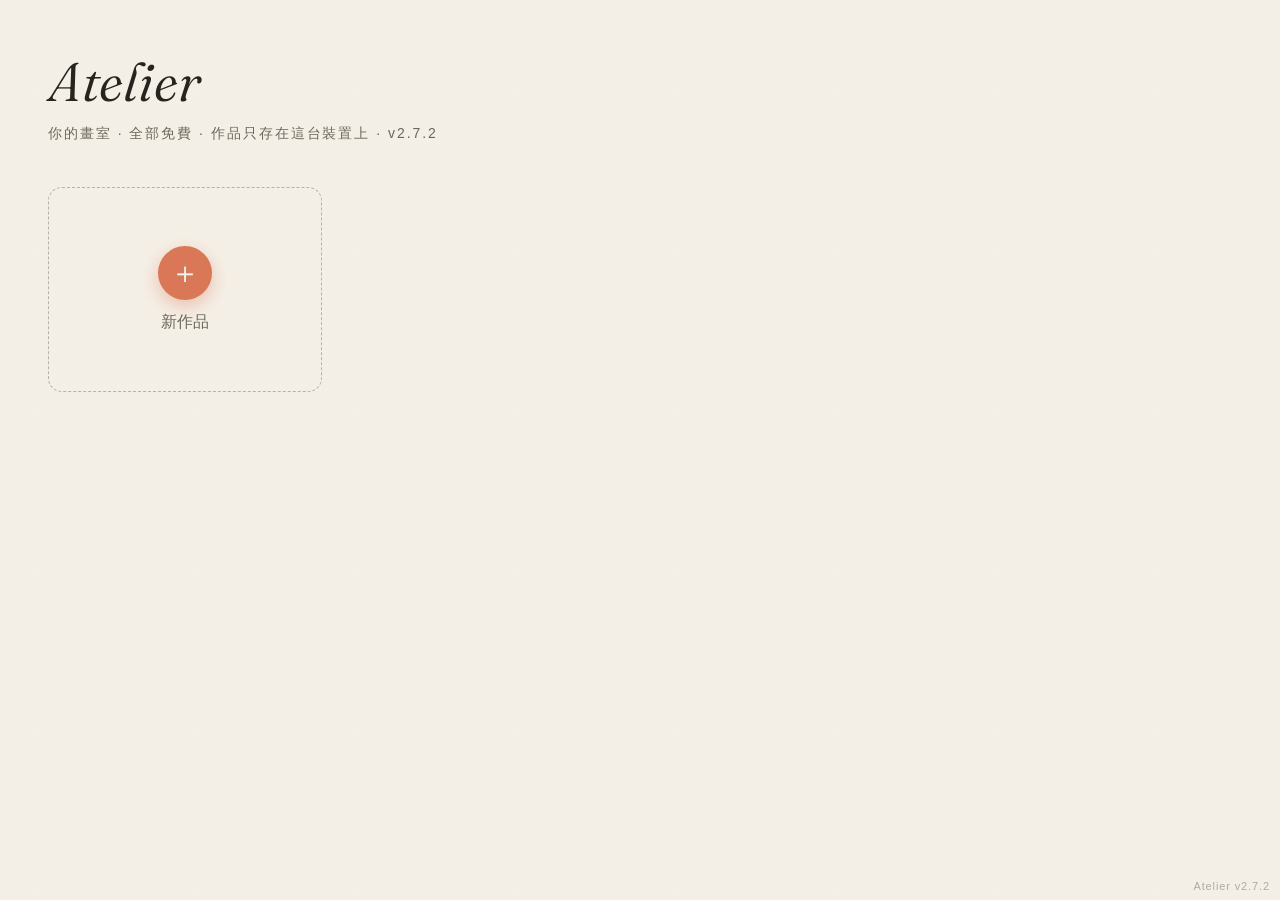
<file: index.html>
<!DOCTYPE html>
<html lang="zh-Hant">
<head>
<meta charset="UTF-8">
<meta name="viewport" content="width=device-width, initial-scale=1.0, maximum-scale=1.0, user-scalable=no, viewport-fit=cover">
<meta name="apple-mobile-web-app-capable" content="yes">
<meta name="mobile-web-app-capable" content="yes">
<meta name="apple-mobile-web-app-status-bar-style" content="black-translucent">
<meta name="apple-mobile-web-app-title" content="Atelier">
<title>Atelier — 你的畫室</title>
<link rel="preconnect" href="https://fonts.googleapis.com">
<link href="https://fonts.googleapis.com/css2?family=Fraunces:ital,opsz,wght@0,9..144,300..700;1,9..144,300..700&display=swap" rel="stylesheet">
<link rel="stylesheet" href="animate-drawings.css?v=2.7">
<style>
:root{
  --paper:#F6F1E8; --canvas-paper:#FBF8F1; --ink:#26241F; --ink-soft:#6E675C;
  --accent:#D97757; --line:rgba(38,36,31,.12);
  --chrome:rgba(251,248,241,.82); --shadow:0 8px 30px rgba(38,36,31,.14), 0 1px 3px rgba(38,36,31,.08);
  --u:.42px; --tool-lift:12px;
  --dock-height:calc(var(--u) * 250 + 30px); --dock-peek:22px;
  --dock-panel-offset:calc(env(safe-area-inset-bottom) + var(--dock-height) + 18px);
  --serif:"Fraunces", Georgia, serif;
  --sans:ui-sans-serif, -apple-system, "PingFang TC", sans-serif;
}
*{margin:0;padding:0;box-sizing:border-box;-webkit-tap-highlight-color:transparent}
html,body{height:100%;overflow:hidden;overscroll-behavior:none}
body{
  font-family:var(--sans); color:var(--ink); background:var(--paper);
  -webkit-user-select:none; user-select:none; -webkit-touch-callout:none;
  touch-action:none; position:fixed; inset:0;
}
body::before{ /* 紙張顆粒 */
  content:""; position:fixed; inset:0; pointer-events:none; opacity:.5; z-index:0;
  background-image:url("data:image/svg+xml,%3Csvg xmlns='http://www.w3.org/2000/svg' width='160' height='160'%3E%3Cfilter id='n'%3E%3CfeTurbulence type='fractalNoise' baseFrequency='0.9' numOctaves='2'/%3E%3CfeColorMatrix values='0 0 0 0 0.15 0 0 0 0 0.14 0 0 0 0 0.12 0 0 0 0.05 0'/%3E%3C/filter%3E%3Crect width='160' height='160' filter='url(%23n)'/%3E%3C/svg%3E");
}
button{font-family:inherit;border:none;background:none;color:inherit;cursor:pointer}
/* ───── 作品集 ───── */
#gallery{position:fixed;inset:0;z-index:1;overflow-y:auto;touch-action:pan-y;
  padding:calc(env(safe-area-inset-top) + 48px) 48px 80px;display:none}
#gallery.show{display:block}
#verBadge{position:fixed;right:10px;bottom:8px;z-index:60;font-size:11px;letter-spacing:.08em;
  color:var(--ink-soft);opacity:.5;pointer-events:none;font-variant-numeric:tabular-nums}
#gallery h1{font-family:var(--serif);font-weight:340;font-style:italic;font-size:54px;letter-spacing:.01em}
#gallery .sub{color:var(--ink-soft);margin:10px 0 44px;font-size:14px;letter-spacing:.14em}
#grid{display:grid;grid-template-columns:repeat(auto-fill,minmax(228px,1fr));gap:30px}
.card{position:relative;border-radius:14px;overflow:hidden;background:var(--canvas-paper);
  box-shadow:var(--shadow);aspect-ratio:4/3;transition:transform .25s cubic-bezier(.2,.9,.3,1.2)}
.card:active{transform:scale(.97)}
.card img{width:100%;height:100%;object-fit:cover;display:block}
.card .meta{position:absolute;left:0;right:0;bottom:0;padding:26px 14px 10px;
  background:linear-gradient(transparent, rgba(38,36,31,.55));color:#FBF8F1;
  display:flex;justify-content:space-between;align-items:flex-end;font-size:13px}
.card .meta .d{opacity:.75;font-size:11px}
.card .del{position:absolute;top:8px;right:8px;width:30px;height:30px;border-radius:50%;
  background:rgba(38,36,31,.45);color:#FBF8F1;font-size:15px;line-height:30px;backdrop-filter:blur(6px)}
.card.new{display:flex;flex-direction:column;align-items:center;justify-content:center;gap:12px;
  background:transparent;border:1.5px dashed rgba(38,36,31,.3);box-shadow:none;color:var(--ink-soft)}
.card.new .plus{width:54px;height:54px;border-radius:50%;background:var(--accent);color:#FBF8F1;
  font-size:30px;font-weight:300;display:flex;align-items:center;justify-content:center;
  box-shadow:0 6px 18px rgba(217,119,87,.4)}
/* ───── 畫布 ───── */
#studio{position:fixed;inset:0;z-index:2;display:none;background:#E9E2D5}
#studio.show{display:block}
#cv{position:absolute;inset:0;width:100%;height:100%;touch-action:none}
.chrome{position:absolute;z-index:10;transition:opacity .35s}
#studio.drawing .chrome{opacity:.08;pointer-events:none}
.pill{display:flex;align-items:center;gap:2px;background:var(--chrome);backdrop-filter:blur(18px);
  -webkit-backdrop-filter:blur(18px);border:1px solid var(--line);border-radius:99px;box-shadow:var(--shadow);padding:6px}
.pill button{width:44px;height:44px;border-radius:50%;display:flex;align-items:center;justify-content:center;
  color:var(--ink-soft);position:relative;transition:background .15s,color .15s}
.pill button.on{background:var(--ink);color:var(--canvas-paper)}
.pill .sep{width:1px;height:24px;background:var(--line);margin:0 5px}
#topL{top:calc(env(safe-area-inset-top) + 14px);left:16px;display:flex;align-items:center;gap:10px}
#topR{top:calc(env(safe-area-inset-top) + 14px);right:16px}
#title{font-family:var(--serif);font-style:italic;font-size:16px;color:var(--ink-soft);
  background:var(--chrome);backdrop-filter:blur(18px);border:1px solid var(--line);
  border-radius:99px;padding:10px 18px;box-shadow:var(--shadow);max-width:40vw;overflow:hidden;
  text-overflow:ellipsis;white-space:nowrap}
#dock{
  left:50%;bottom:calc(env(safe-area-inset-bottom) + 10px);
  --dock-drag-x:0px; --dock-drag-y:0px;
  transform:translateX(-50%) translateY(var(--dock-drag-y));
  will-change:transform;
}
#dock.dock-hidden{--dock-drag-y:calc(var(--dock-height) - var(--dock-peek))}
#dock.dock-dragging{transition:none!important}
#grades{bottom:calc(var(--dock-panel-offset) + 6px);left:50%;transform:translateX(-50%);display:none;padding:5px}
#grades.show{display:flex}
#grades button{width:auto;min-width:38px;height:34px;border-radius:99px;padding:0 9px;
  font-size:12.5px;font-weight:600;letter-spacing:.02em}
svg.ic{width:21px;height:21px;fill:none;stroke:currentColor;stroke-width:1.7;stroke-linecap:round;stroke-linejoin:round}
/* 面板 */
.panel{position:absolute;z-index:11;background:var(--chrome);backdrop-filter:blur(22px);
  -webkit-backdrop-filter:blur(22px);border:1px solid var(--line);border-radius:18px;
  box-shadow:0 24px 54px rgba(38,36,31,.20),0 2px 5px rgba(38,36,31,.10);padding:16px;display:none;
  transform-origin:50% 100%}
.panel.show{display:block;animation:panelIn .22s cubic-bezier(.2,.9,.2,1) both}
@keyframes panelIn{from{opacity:0}to{opacity:1}}
.panel h3{font-size:11px;letter-spacing:.18em;color:var(--ink-soft);font-weight:600;margin-bottom:12px}
#colorPanel{bottom:var(--dock-panel-offset);left:50%;transform:translateX(-50%);width:min(362px,calc(100vw - 32px))}
#swatches{display:grid;grid-template-columns:repeat(auto-fill,30px);gap:18px 12px;justify-content:space-between}
#swatches button{width:30px;height:30px;border-radius:50%;border:1px solid rgba(0,0,0,.08);transition:transform .12s cubic-bezier(.2,.9,.2,1.3)}
#swatches button.on{transform:scale(1.22);box-shadow:0 0 0 2px var(--canvas-paper),0 0 0 3.5px var(--ink)}
#swatches button:active{transform:scale(.86)}
#swatches button.on:active{transform:scale(1.08)}
#customColor{margin-top:14px;display:flex;align-items:center;gap:10px;font-size:13px;color:var(--ink-soft)}
#customColor input{width:78px;height:36px;border:1px solid var(--line);border-radius:2px;background:transparent;padding:0}
#sizePanel{bottom:var(--dock-panel-offset);left:50%;transform:translateX(-50%);width:300px}
.sizeRow{display:flex;align-items:center;gap:14px}
.sizeRow input[type=range]{flex:1;-webkit-appearance:none;height:4px;border-radius:2px;background:var(--line)}
.sizeRow input[type=range]::-webkit-slider-thumb{-webkit-appearance:none;width:26px;height:26px;border-radius:50%;
  background:var(--ink);border:3px solid var(--canvas-paper);box-shadow:var(--shadow)}
#sizePrev{width:64px;height:64px;display:flex;align-items:center;justify-content:center}
#sizePrev i{border-radius:50%;background:var(--ink);display:block}
#layersPanel{top:calc(env(safe-area-inset-top) + 76px);right:16px;width:284px;max-height:70vh;overflow-y:auto;touch-action:pan-y}
#paperPanel{top:calc(env(safe-area-inset-top) + 76px);right:16px;width:256px}
.ptone{display:flex;gap:10px;margin-bottom:14px}
.ptone button{width:34px;height:34px;border-radius:50%;border:1px solid var(--line);transition:transform .14s cubic-bezier(.2,.9,.2,1.3)}
.ptone button.on{box-shadow:0 0 0 2px var(--canvas-paper),0 0 0 3.5px var(--ink)}
.ptone button:active{transform:scale(.86)}
.ptooth{display:flex;flex-direction:column;gap:6px}
.ptooth button{padding:10px 12px;border-radius:10px;background:rgba(38,36,31,.06);font-size:12.5px;text-align:left;transition:transform .12s cubic-bezier(.2,.9,.2,1.3),background .15s}
.ptooth button.on{background:var(--ink);color:var(--canvas-paper)}
.ptooth button:active{transform:scale(.97);background:rgba(38,36,31,.12)}
.pnote{margin-top:10px;font-size:11px;color:var(--ink-soft)}
.lrow{display:flex;align-items:center;gap:10px;padding:8px;border-radius:12px;margin-bottom:6px;border:1.5px solid transparent}
.lrow.on{border-color:var(--accent);background:rgba(217,119,87,.08)}
.lrow canvas{width:58px;height:44px;border-radius:7px;background:#fff;box-shadow:0 0 0 1px var(--line)}
.lrow .col{flex:1;min-width:0}
.lrow .nm{font-size:13px;margin-bottom:5px}
.lrow input[type=range]{width:100%;-webkit-appearance:none;height:3px;border-radius:2px;background:var(--line)}
.lrow input[type=range]::-webkit-slider-thumb{-webkit-appearance:none;width:16px;height:16px;border-radius:50%;background:var(--ink-soft)}
.lrow .eye{width:34px;height:34px;border-radius:50%;color:var(--ink-soft)}
.lrow .eye.off{opacity:.3}
#layerOps{display:flex;gap:6px;margin-bottom:12px}
#layerOps button{flex:1;font-size:12px;padding:8px 4px;border-radius:10px;background:rgba(38,36,31,.06);color:var(--ink)}
#layerOps button:active{background:rgba(38,36,31,.14)}
/* 匯出 / 提示 */
#exportOv{position:fixed;inset:0;z-index:50;background:rgba(38,36,31,.5);backdrop-filter:blur(10px);
  display:none;align-items:center;justify-content:center;flex-direction:column;gap:18px;padding:40px}
#exportOv.show{display:flex}
#exportOv img{max-width:min(80vw,640px);max-height:60vh;border-radius:12px;box-shadow:0 24px 80px rgba(0,0,0,.45);background:#fff;
  -webkit-touch-callout:default;-webkit-user-select:auto;user-select:auto}
#exportOv .hint{color:rgba(251,248,241,.85);font-size:13px}
#exportOv .btns{display:flex;gap:12px}
#exportOv .btns button{padding:12px 28px;border-radius:99px;font-size:14px}
#exportOv .dl{background:var(--accent);color:#FBF8F1}
#exportOv .cl{background:rgba(251,248,241,.18);color:#FBF8F1}
#toast{position:fixed;left:50%;bottom:calc(env(safe-area-inset-bottom) + 196px);transform:translateX(-50%) translateY(20px);
  z-index:60;background:var(--ink);color:var(--canvas-paper);padding:11px 22px;border-radius:99px;
  font-size:13px;opacity:0;pointer-events:none;transition:all .3s;white-space:nowrap}
#toast.show{opacity:1;transform:translateX(-50%) translateY(0)}
/* ───── 工具托盤 ─────
   一列：筆（從下緣長出）｜我的顏色｜顏色＋筆刷大小。
   所有尺寸由 --u（每素材像素的顯示長度）推導，筆依素材原始比例呈現；
   筆頂齊高（top:16px），較長的筆多出的部分藏在托盤下緣，選中的筆抬起來一眼可辨。 */
.tool-dock{
  display:grid;grid-template-columns:auto auto auto;grid-template-areas:"rail qc ctl";
  align-items:stretch;width:max-content;max-width:calc(100vw - 14px);
  height:var(--dock-height);padding:0 18px 0 22px;border-radius:30px;isolation:isolate;
  background:linear-gradient(180deg,#2c2f34 0%,#23262a 55%,#1d2023 100%);
  box-shadow:
    inset 0 1px 0 rgba(255,255,255,.09),
    inset 0 -1px 0 rgba(0,0,0,.25),
    0 14px 34px rgba(38,30,20,.22),
    0 2px 6px rgba(38,30,20,.14);
  transition:opacity .3s,transform .44s cubic-bezier(.32,.72,0,1);
}
/* 筆插進托盤的槽口陰影 */
.tool-dock::after{
  content:"";position:absolute;left:0;right:0;bottom:0;height:18px;z-index:3;pointer-events:none;
  border-radius:0 0 30px 30px;background:linear-gradient(to top,rgba(0,0,0,.34),transparent);
}
.dock-top,.dock-bottom{display:contents}
.dock-action{display:none}

.dock-grabber{
  position:absolute;top:0;left:50%;z-index:4;width:132px;height:16px;transform:translateX(-50%);
  cursor:grab;touch-action:none;
}
.dock-grabber::before{
  content:"";position:absolute;left:50%;top:6px;width:36px;height:4px;margin-left:-18px;border-radius:2px;
  background:rgba(255,255,255,.16);transition:background .15s,transform .15s;
}
#dock.dock-hidden .dock-grabber{width:100%;height:var(--dock-peek)}
.dock-grabber:active::before,.dock-dragging .dock-grabber::before{background:rgba(255,255,255,.34);transform:scaleX(1.15)}

/* 筆 */
.tool-rail{
  grid-area:rail;position:relative;z-index:2;margin-top:14px;
  display:grid;grid-template-columns:repeat(7,calc(var(--u) * 150));
  clip-path:inset(-200px -40px 0 -40px);touch-action:manipulation;
}
.tool-btn{
  position:relative;height:100%;border-radius:0;
  --y:0px;--hover:0px;--press:0px;
}
.tool-btn:focus-visible{outline:none}
.tool-btn:focus-visible .tool-art{outline:2px solid rgba(255,255,255,.7);outline-offset:3px;border-radius:6px}
.tool-art{
  position:absolute;left:50%;top:16px;
  width:calc(var(--u) * var(--w));height:calc(var(--u) * var(--h));
  transform:translate(-50%,calc(var(--y) + var(--hover) + var(--press)));
  filter:drop-shadow(0 6px 6px rgba(0,0,0,.30));pointer-events:none;
  transition:transform .32s cubic-bezier(.22,1,.36,1),filter .32s;
}
.tool-art img{display:block;width:100%;height:100%;-webkit-user-drag:none;user-select:none}
.tool-btn[data-tool="eraser"]{--w:156;--h:254}
.tool-btn[data-tool="pencil"]{--w:100;--h:300}
.tool-btn[data-tool="pen"]{--w:104;--h:304}
.tool-btn[data-tool="brush"]{--w:110;--h:338}
.tool-btn[data-tool="water"]{--w:128;--h:284}
.tool-btn[data-tool="marker"]{--w:88;--h:298}
.tool-btn[data-tool="smudge"]{--w:116;--h:302}
.tool-btn.on{--y:calc(var(--tool-lift) * -1)}
.tool-btn.on .tool-art{filter:drop-shadow(0 12px 10px rgba(0,0,0,.42))}
/* 按下瞬間就回饋，放開再用彈性曲線回位 */
.tool-btn:active{--press:3px}
.tool-btn:active .tool-art{transition-duration:.08s}
@media (hover:hover) and (pointer:fine){
  .tool-btn:not(.on):hover{--hover:-4px}
}

/* 快速色票：3×2 */
.quick-colors{
  grid-area:qc;align-self:center;display:grid;grid-template-columns:repeat(4,26px);gap:9px 8px;
  margin-left:18px;padding:0 0 0 18px;border-left:1px solid rgba(255,255,255,.08);
}
.quick-colors button{
  width:26px;height:26px;border-radius:50%;
  box-shadow:0 0 0 1px rgba(255,255,255,.16),inset 0 1px 2px rgba(255,255,255,.2),inset 0 -1px 2px rgba(0,0,0,.25);
  transition:transform .14s cubic-bezier(.22,1,.36,1),box-shadow .14s;
}
.quick-colors button:active{transform:scale(.86);transition-duration:.06s}
.quick-colors button.on{box-shadow:0 0 0 2px #24272b,0 0 0 4px rgba(255,255,255,.95)}
.quick-colors button.fresh{animation:slotIn .42s cubic-bezier(.22,1,.36,1)}
@keyframes slotIn{0%{transform:scale(.55)}55%{transform:scale(1.14)}100%{transform:scale(1)}}

/* 顏色＋筆刷大小 */
.dock-controls{
  grid-area:ctl;align-self:center;display:flex;align-items:center;gap:14px;margin-left:12px;
}
.color-orb,.size-orb{
  width:44px;height:44px;flex:none;border-radius:50%;position:relative;display:flex;align-items:center;justify-content:center;
  transition:transform .14s cubic-bezier(.22,1,.36,1);
}
.color-orb:active,.size-orb:active{transform:scale(.9);transition-duration:.06s}
.color-orb{
  background:conic-gradient(from 8deg,#e3504e 0 15%,#e9bd55 15% 31%,#6ebc96 31% 48%,#3f82da 48% 66%,#513ae1 66% 83%,#8f62bf 83% 100%);
  border:4px solid #15171a;box-shadow:0 4px 10px rgba(0,0,0,.35),inset 0 0 0 1px rgba(255,255,255,.22);
}
.color-orb{width:54px;height:54px}
.color-orb span{display:block;width:56%;height:56%;border-radius:50%;background:var(--ink);border:2px solid rgba(255,255,255,.95)}
.size-orb{
  background:radial-gradient(circle at 50% 40%,#3a3d42,#15171a 70%);
  border:1px solid rgba(255,255,255,.08);box-shadow:0 4px 10px rgba(0,0,0,.35),inset 0 1px 0 rgba(255,255,255,.08);
}
.size-orb i{display:block;border-radius:50%;background:rgba(236,232,224,.95)}
.quick-colors button:focus-visible,.color-orb:focus-visible,.size-orb:focus-visible{outline:2px solid rgba(255,255,255,.8);outline-offset:2px}

/* 工具名稱：只給滑鼠，浮在托盤上緣之外 */
@media (hover:hover) and (pointer:fine){
  .tool-btn[data-tip]:hover::before,.color-orb[data-tip]:hover::after,.size-orb[data-tip]:hover::after{
    content:attr(data-tip);position:absolute;left:50%;z-index:10;transform:translateX(-50%);
    white-space:nowrap;padding:5px 9px;border-radius:7px;pointer-events:none;
    background:#15171a;color:#fff;font:600 13px/1.2 var(--sans);letter-spacing:.02em;
    box-shadow:0 6px 16px rgba(0,0,0,.24);
  }
  .tool-btn[data-tip]:hover::before{bottom:calc(100% + 14px + 12px)}
  .color-orb[data-tip]:hover::after{bottom:calc(100% + (var(--dock-height) - 54px) / 2 + 12px)}
  .size-orb[data-tip]:hover::after{bottom:calc(100% + (var(--dock-height) - 44px) / 2 + 12px)}
}

/* iPad mini／768 寬的直向平板：托盤約 1050u + 328px，縮一點 --u 才放得下 */
@media (max-width:800px){ :root{--u:.37px} }
/* 手機直向：色票移到托盤上方的獨立小條，托盤寬度全給筆 */
@media (max-width:720px){
  :root{--u:.285px;--tool-lift:9px;
    --dock-panel-offset:calc(env(safe-area-inset-bottom) + var(--dock-height) + 64px)}
  .tool-dock{padding:0 12px 0 14px;border-radius:26px;grid-template-columns:auto auto;grid-template-areas:"rail ctl"}
  .tool-dock::after{border-radius:0 0 26px 26px}
  .quick-colors{
    position:absolute;left:50%;bottom:calc(100% + 8px);transform:translateX(-50%);
    grid-template-columns:repeat(8,26px);gap:8px;margin:0;padding:7px 12px;border:0;border-radius:999px;
    background:#24272b;box-shadow:inset 0 1px 0 rgba(255,255,255,.08),0 8px 20px rgba(38,30,20,.2);
    transition:opacity .2s;
  }
  .quick-colors button{width:26px;height:26px}
  #dock.dock-hidden .quick-colors{opacity:0;pointer-events:none}
  .dock-controls{flex-direction:column;gap:8px;margin-left:10px;padding-left:10px}
  .color-orb,.size-orb{width:36px;height:36px}
  .color-orb{width:40px;height:40px;border-width:3px}
}
@media (max-width:520px){
  #topL{left:10px;gap:8px}
  #title{display:none}
  #topR{right:10px}
  #topR .pill{padding:5px}
  #topR .pill button{width:40px;height:40px}
  #topR .pill .sep{margin:0 4px}
}
@media (orientation:landscape){
  :root{--u:.40px;--dock-peek:22px}
  #dock{
    left:50%;top:auto;bottom:calc(env(safe-area-inset-bottom) + 10px);
    transform:translateX(-50%) translateY(var(--dock-drag-y));
  }
  #dock.dock-hidden{--dock-drag-x:0px;--dock-drag-y:calc(var(--dock-height) - var(--dock-peek))}
  #topL{left:16px}
  #grades{left:50%;top:auto;bottom:calc(var(--dock-panel-offset) + 6px);transform:translateX(-50%);flex-direction:row}
  #colorPanel,#sizePanel{left:50%;bottom:var(--dock-panel-offset);transform:translateX(-50%)}
  #toast{left:50%;bottom:calc(var(--dock-panel-offset) + 54px)}
}
@media (orientation:landscape) and (max-height:500px){
  :root{--u:.30px;--tool-lift:9px}
}
@media (prefers-reduced-motion:reduce){
  .tool-art,.quick-colors button,.color-orb,.size-orb,.dock-grabber::before{transition:none!important;animation:none!important}
  .tool-dock{transition:opacity .3s!important}
}
::-webkit-scrollbar{display:none}
</style>
</head>
<body>

<!-- 作品集 -->
<div id="gallery" class="show">
  <h1>Atelier</h1>
  <div class="sub">你的畫室 · 全部免費 · 作品只存在這台裝置上 · <span id="ver"></span></div>
  <div id="grid"></div>
</div>
<div id="verBadge"></div>

<!-- 畫室 -->
<div id="studio">
  <canvas id="cv"></canvas>

  <div class="chrome" id="topL">
    <div class="pill"><button id="backBtn" title="作品集"><svg class="ic" viewBox="0 0 24 24"><path d="M15 5l-7 7 7 7"/></svg></button></div>
    <div id="title">未命名</div>
  </div>

  <div class="chrome" id="topR">
    <div class="pill">
      <button id="undoBtn" title="復原"><svg class="ic" viewBox="0 0 24 24"><path d="M8 5L3.5 9.5 8 14"/><path d="M3.5 9.5H15a5.5 5.5 0 1 1 0 11h-3"/></svg></button>
      <button id="redoBtn" title="重做"><svg class="ic" viewBox="0 0 24 24"><path d="M16 5l4.5 4.5L16 14"/><path d="M20.5 9.5H9a5.5 5.5 0 1 0 0 11h3"/></svg></button>
      <div class="sep"></div>
      <button id="animateBtn" title="讓畫動起來" aria-label="讓畫動起來"><svg class="ic" viewBox="0 0 24 24"><path d="M5 19c3.4-5.8 6.7-8.8 10-9"/><path d="M14 4l.8 2.2L17 7l-2.2.8L14 10l-.8-2.2L10 7l2.2-.8z"/><path d="M19 11l.5 1.5L21 13l-1.5.5L19 15l-.5-1.5L17 13l1.5-.5z"/><path d="M4 15l2 2"/></svg></button>
      <button id="paperBtn" title="紙張"><svg class="ic" viewBox="0 0 24 24"><path d="M6 3h9l4 4v14H6z"/><path d="M15 3v4h4"/></svg></button>
      <button id="layersBtn" title="圖層"><svg class="ic" viewBox="0 0 24 24"><path d="M12 3l9 5-9 5-9-5 9-5z"/><path d="M3 13l9 5 9-5"/></svg></button>
      <button id="exportBtn" title="匯出 PNG"><svg class="ic" viewBox="0 0 24 24"><path d="M12 4v12"/><path d="M7 11l5 5 5-5"/><path d="M4 20h16"/></svg></button>
    </div>
  </div>

  <div class="chrome tool-dock" id="dock" aria-label="工具列">
    <button class="dock-grabber" id="dockGrabber" title="拖曳隱藏或顯示工具列" aria-label="拖曳隱藏或顯示工具列"></button>
    <div class="dock-top">
      <button class="dock-action" id="quickAddLayer" title="新增圖層" aria-label="新增圖層"><svg class="ic" viewBox="0 0 24 24"><path d="M12 5v14"/><path d="M5 12h14"/></svg></button>
      <div class="quick-colors" id="quickColors" aria-label="我的顏色"></div>
      <button class="dock-action" id="quickClearLayer" title="清除目前圖層" aria-label="清除目前圖層"><svg class="ic" viewBox="0 0 24 24"><path d="M4 7h16"/><path d="M9 7V5h6v2"/><path d="M7 7l1 13h8l1-13"/><path d="M10 11v5"/><path d="M14 11v5"/></svg></button>
    </div>
    <div class="dock-bottom">
      <div class="tool-rail" id="toolRail"></div>
      <div class="dock-controls">
        <button class="color-orb" id="colorBtn" data-tip="顏色" aria-label="顏色"><span></span></button>
        <button class="size-orb" id="sizeBtn" data-tip="筆刷大小" aria-label="筆刷大小"><i></i></button>
      </div>
    </div>
  </div>

  <div class="chrome pill" id="grades"></div>

  <div class="panel" id="colorPanel">
    <h3>顏色</h3>
    <div id="swatches"></div>
    <div id="customColor">自訂 <input type="color" id="colorInput" value="#26241F"></div>
  </div>

  <div class="panel" id="sizePanel">
    <h3>筆刷大小</h3>
    <div class="sizeRow">
      <div id="sizePrev"><i></i></div>
      <input type="range" id="sizeRange" min="1" max="60" step="1" value="6">
    </div>
  </div>

  <div class="panel" id="paperPanel">
    <h3>紙張</h3>
    <div id="paperTones" class="ptone"></div>
    <div id="paperTooths" class="ptooth"></div>
    <div class="pnote">紙紋會改變鉛筆顆粒與毛筆暈染程度</div>
  </div>

  <div class="panel" id="layersPanel">
    <h3>圖層</h3>
    <div id="layerOps">
      <button id="addLayer">＋ 新增</button><button id="mergeLayer">合併 ↓</button>
      <button id="clearLayer">清除</button><button id="delLayer">刪除</button>
    </div>
    <div id="layerList"></div>
  </div>
</div>

<div id="exportOv">
  <img id="exportImg" alt="匯出預覽">
  <div class="hint">長按圖片可儲存到「照片」，或點下載</div>
  <div class="btns"><button class="dl" id="dlBtn">下載 PNG</button><button class="cl" id="closeExport">關閉</button></div>
</div>
<div id="toast"></div>

<!-- 畫作動畫實驗室 -->
<section id="magicLab" role="dialog" aria-modal="true" aria-hidden="true" aria-labelledby="magicTitle">
  <div class="magic-shell">
    <header class="magic-header">
      <button class="magic-icon-btn" id="magicBack" type="button" aria-label="返回" hidden>
        <svg viewBox="0 0 24 24"><path d="M15 5l-7 7 7 7"/></svg>
      </button>
      <div class="magic-heading">
        <span class="magic-kicker">ATELIER LAB · BETA</span>
        <h2 id="magicTitle">讓畫動起來</h2>
      </div>
      <button class="magic-icon-btn" id="magicClose" type="button" aria-label="關閉">
        <svg viewBox="0 0 24 24"><path d="M6 6l12 12M18 6L6 18"/></svg>
      </button>
    </header>

    <main class="magic-main">
      <div class="magic-view" id="magicSourceView">
        <div class="magic-source-grid">
          <button class="magic-source-card magic-camera-card" id="magicCameraSource" type="button">
            <span class="magic-card-art" aria-hidden="true">
              <svg viewBox="0 0 120 96"><rect x="17" y="24" width="86" height="57" rx="14"/><path d="M42 24l7-11h22l7 11"/><circle cx="60" cy="52" r="17"/><circle cx="91" cy="34" r="3"/></svg>
            </span>
            <span><strong>拍照</strong></span>
          </button>
          <button class="magic-source-card magic-go-card" id="magicCanvasSource" type="button" aria-label="讓這張畫動起來">
            <span class="magic-card-art magic-go-art" aria-hidden="true">
              <svg viewBox="0 0 56 56"><path d="M28 6v14M28 36v14M6 28h14M36 28h14M13 13l10 10M43 13L33 23M13 43l10-10M43 43L33 33"/></svg>
            </span>
            <span><strong>動起來</strong></span>
          </button>
        </div>
        <div class="magic-source-notes">
          <p class="magic-privacy">所有影像都只在這台裝置上處理</p>
          <label class="magic-import" for="magicFile">相簿</label>
        </div>
        <p class="magic-error" id="magicError" role="alert"></p>
      </div>

      <div class="magic-view" id="magicCameraView" hidden>
        <div class="magic-camera-frame">
          <video id="magicVideo" playsinline muted aria-label="相機預覽"></video>
          <div class="magic-camera-shade" aria-hidden="true"></div>
          <div class="magic-guide" aria-hidden="true"><span>讓紙張填滿框線</span></div>
        </div>
        <div class="magic-capture-row">
          <button class="magic-shutter" id="magicShutter" type="button" aria-label="拍照"><span></span></button>
          <label class="magic-file-label" for="magicFile">或選擇照片</label>
        </div>
      </div>

      <div class="magic-view" id="magicProcessingView" hidden>
        <div class="magic-processing-mark" aria-hidden="true"><i></i><i></i><i></i></div>
        <h3>施展中</h3>
      </div>

      <div class="magic-view" id="magicPlayView" hidden>
        <div class="magic-stage-wrap">
          <canvas id="magicStage" aria-label="動畫中的畫作"></canvas>
          <div class="magic-stage-vignette" aria-hidden="true"></div>
        </div>
      </div>
    </main>

    <footer class="magic-actions" id="magicActions" hidden>
      <button type="button" data-action="walk" aria-label="散步"><svg viewBox="0 0 24 24"><path d="M9 3v6l-3 5v7M15 3v6l3 5v7M6 21h6M15 21h4"/></svg></button>
      <button type="button" data-action="hop" aria-label="跳跳"><svg viewBox="0 0 24 24"><path d="M12 3c-4 0-7 3-7 7 0 3 2 5 4 6l-2 5h3l2-4 2 4h3l-2-5c2-1 4-3 4-6 0-4-3-7-7-7z"/><circle cx="9.5" cy="9" r=".8" fill="currentColor"/><circle cx="14.5" cy="9" r=".8" fill="currentColor"/></svg></button>
      <button type="button" data-action="dance" aria-label="跳舞"><svg viewBox="0 0 24 24"><circle cx="12" cy="4.5" r="2"/><path d="M12 7v6M12 13l-5 4M12 13l6 2M7 8l5 3 5-4"/></svg></button>
      <button type="button" data-action="float" aria-label="飄起來"><svg viewBox="0 0 24 24"><path d="M12 3a5 5 0 0 1 5 5c0 3.5-3 6-4 8l1 2h-4l1-2c-1-2-4-4.5-4-8a5 5 0 0 1 5-5z"/><path d="M12 18v3"/></svg></button>
      <button type="button" data-action="surprise" class="is-active" aria-label="驚喜"><svg viewBox="0 0 24 24"><path d="M12 2v5M12 17v5M2 12h5M17 12h5M5 5l3.5 3.5M15.5 15.5L19 19M19 5l-3.5 3.5M8.5 15.5L5 19"/></svg></button>
    </footer>
    <input id="magicFile" type="file" accept="image/*">
  </div>
</section>

<script>
'use strict';
/* ════════════════ 工具函式 ════════════════ */
const $ = s => document.querySelector(s);
const clamp = (v,a,b) => v<a?a:v>b?b:v;
const dist = (a,b) => Math.hypot(a.x-b.x, a.y-b.y);
let toastT;
function toast(msg){ const t=$('#toast'); t.textContent=msg; t.classList.add('show');
  clearTimeout(toastT); toastT=setTimeout(()=>t.classList.remove('show'),2200); }

/* ════════════════ IndexedDB ════════════════ */
const DB = {
  db:null,
  open(){ return new Promise((res,rej)=>{
    const r = indexedDB.open('atelier',1);
    r.onupgradeneeded = e => e.target.result.createObjectStore('docs',{keyPath:'id'});
    r.onsuccess = e => { DB.db=e.target.result; res(); };
    r.onerror = rej;
  });},
  tx(mode){ return DB.db.transaction('docs',mode).objectStore('docs'); },
  put(doc){ return new Promise((res,rej)=>{ const q=DB.tx('readwrite').put(doc); q.onsuccess=res; q.onerror=rej; }); },
  get(id){ return new Promise((res,rej)=>{ const q=DB.tx('readonly').get(id); q.onsuccess=()=>res(q.result); q.onerror=rej; }); },
  all(){ return new Promise((res,rej)=>{ const q=DB.tx('readonly').getAll(); q.onsuccess=()=>res(q.result); q.onerror=rej; }); },
  del(id){ return new Promise((res,rej)=>{ const q=DB.tx('readwrite').delete(id); q.onsuccess=res; q.onerror=rej; }); },
};

/* ════════════════ 全域狀態 ════════════════ */
const APP_VERSION = 'v2.7.2';  /* 更新此值＝新版；首頁副標題與右下角標皆顯示 */
const PAPER = '#FBF8F1';
const S = {
  doc:null,            // {id,name,w,h,scale,layers:[{canvas,ctx,visible,opacity}],active}
  tool:'pen', color:'#26241F', size:6,
  sizes:{pencil:6, pen:6, brush:12, marker:14, water:24, eraser:22, smudge:26},
  grade: localStorage.getItem('grade')||'HB',
  zoom:1, panX:0, panY:0,
  pencilMode: localStorage.getItem('pencilMode')==='1',
  dirty:false, undo:[], redo:[], saveT:null,
};
const cv = $('#cv'), vctx = cv.getContext('2d',{desynchronized:true}) || cv.getContext('2d');
let strokeCv = document.createElement('canvas'), strokeCtx = strokeCv.getContext('2d');
let preCv = document.createElement('canvas'), preCtx = preCv.getContext('2d');

/* ════════════════ 筆刷引擎 ════════════════ */
/* ── 鉛筆／炭筆：紙紋錨定石墨引擎 ──
   原理：石墨的顆粒來自「紙的齒紋」，不是筆。先生成無縫紙紋雜訊
   （value noise 兩個八度＋細speckle），筆畫的每個蓋章都從同一張
   紙紋取樣（以畫布座標錨定），所以筆觸間顆粒完全連續、自然。
   壓力決定石墨「壓進齒紋多深」：輕壓只沾到紙峰（顆粒感強），
   重壓填進紙谷（接近實心）→ 用三個 threshold band 模擬。 */
const GRADE_ORDER=['3H','2H','H','HB','B','2B','4B','6B','9B','炭筆'];
/* 真實石墨研究重點：硬筆芯（H 系）物理上無法變黑（明度有下限）、
   重壓下仍保留紙齒顆粒；軟筆芯（B 系）才能填滿紙谷接近實心。
   bands 較窄 → 顆粒對比高（峰頂沾到、谷底留白），不再是均勻灰霧 */
const GRADES={
  '3H' :{a:.30,size:.85,bands:[[.58,.92],[.56,.82],[.48,.78]]},
  '2H' :{a:.36,size:.90,bands:[[.54,.90],[.51,.79],[.42,.75]]},
  'H'  :{a:.43,size:.95,bands:[[.50,.88],[.46,.76],[.36,.70]]},
  'HB' :{a:.50,size:1.00,bands:[[.46,.86],[.40,.72],[.28,.62]]},
  'B'  :{a:.58,size:1.05,bands:[[.42,.83],[.34,.66],[.20,.54]]},
  '2B' :{a:.66,size:1.10,bands:[[.38,.80],[.28,.60],[.12,.46]]},
  '4B' :{a:.76,size:1.18,bands:[[.32,.74],[.20,.52],[.04,.36]]},
  '6B' :{a:.86,size:1.28,bands:[[.26,.68],[.12,.42],[0,.26]]},
  '9B' :{a:.95,size:1.40,bands:[[.20,.62],[.06,.32],[0,.16]]},
  '炭筆':{a:1,size:1.70,bands:[[.18,.56],[.05,.28],[0,.14]],coarse:true,soft:true},
};
/* ── 紙張系統：紙紋影響鉛筆顆粒與毛筆暈染 ── */
const PAPERS={
  smooth:{label:'細滑 — 熟宣／平滑紙（不暈）',cells:[10,4,2],amp:.7,ccells:[20,7,3],absorb:.2},
  med:{label:'中目 — 素描紙（微暈）',cells:[16,5,2],amp:1,ccells:[32,9,3],absorb:.55},
  rough:{label:'粗目 — 水彩紙／生宣（暈染）',cells:[26,8,3],amp:1.3,ccells:[44,12,4],absorb:1},
};
const TONES=[['米白','#FBF8F1'],['純白','#FFFFFF'],['暖灰','#E9E4DA'],['牛皮','#E8D3A8']];
function paperOf(){ return (S.doc&&S.doc.paper)||{tone:PAPER,tooth:'med'}; }
const TS=384, NOISE={};
function vnoise(ts,cx,cy){ // 各向異性無縫 value noise
  const gx=Math.max(1,Math.round(ts/cx)), gy=Math.max(1,Math.round(ts/cy));
  const g=new Float32Array(gx*gy);
  for(let i=0;i<g.length;i++) g[i]=Math.random();
  const at=(i,j)=>g[((j%gy+gy)%gy)*gx+((i%gx+gx)%gx)];
  const fade=t=>t*t*(3-2*t);
  return (x,y)=>{
    const u=x/ts*gx, v=y/ts*gy, i=Math.floor(u), j=Math.floor(v);
    const fx=fade(u-i), fy=fade(v-j);
    const a=at(i,j), b=at(i+1,j), c=at(i,j+1), d=at(i+1,j+1);
    return a+(b-a)*fx+(c-a)*fy+(a-b-c+d)*fx*fy;
  };
}
function buildTooth(c1,c2,c3,amp){
  const n1=vnoise(TS,c1,c1), n2=vnoise(TS,c2,c2), n3=vnoise(TS,c3,c3);
  const f=new Float32Array(TS*TS);
  let mn=1,mx=0;
  for(let j=0;j<TS;j++)for(let i=0;i<TS;i++){
    let n=.48*n1(i,j)+.34*n2(i,j)+.18*n3(i,j);
    n=Math.pow(n,1.3); // 銳化紙峰：石墨先沾到少數峰頂
    f[j*TS+i]=n; if(n<mn)mn=n; if(n>mx)mx=n;
  }
  for(let i=0;i<f.length;i++){
    const v=(f[i]-mn)/(mx-mn);
    f[i]=clamp(.5+(v-.5)*amp,0,1); // amp＝紙紋對比（粗紙顆粒更分明）
  }
  return f;
}
/* 一維低頻雜訊：沿筆畫弧長取樣 → 寬度與濃度的自然起伏 */
function makeLF(){
  const a=new Float32Array(512);
  for(let i=0;i<512;i++) a[i]=Math.random();
  for(let p=0;p<3;p++){ const b=a.slice();
    for(let i=0;i<512;i++) a[i]=(b[(i+511)%512]+b[i]+b[(i+1)%512])/3; }
  let mn=1,mx=0; for(const v of a){ if(v<mn)mn=v; if(v>mx)mx=v; }
  for(let i=0;i<512;i++) a[i]=(a[i]-mn)/(mx-mn);
  return a;
}
const LF1=makeLF(), LF2=makeLF();
function lf(a,t){ let u=t%512; if(u<0)u+=512;
  const i=Math.floor(u), f=u-i; return a[i]*(1-f)+a[(i+1)%512]*f; }
let SPK=null, STREAK_INV=null;
function ensureBase(){
  if(SPK) return;
  SPK=new Float32Array(TS*TS);
  for(let i=0;i<TS*TS;i++) SPK[i]=.55+.45*Math.random();
  // 沿筆畫方向的拖痕（石墨刮痕／毛筆飛白）— 反向遮罩，用 destination-out 擦出
  const s1=vnoise(TS,64,2.5), s2=vnoise(TS,160,6);
  const c=document.createElement('canvas'); c.width=c.height=TS;
  const x=c.getContext('2d'), img=x.createImageData(TS,TS);
  for(let j=0;j<TS;j++)for(let i=0;i<TS;i++){
    const n=.65*s1(i,j)+.35*s2(i,j);
    const keep=clamp(.18+1.05*n,0,1);              // 石墨留下量
    img.data[(j*TS+i)*4+3]=Math.round((1-keep)*255); // 反向：要擦掉多少
  }
  x.putImageData(img,0,0); STREAK_INV=c;
}
function ensureNoise(tk){
  ensureBase();
  if(NOISE[tk]) return NOISE[tk];
  const P=PAPERS[tk];
  NOISE[tk]={ tooth:buildTooth(P.cells[0],P.cells[1],P.cells[2],P.amp),
              coarse:buildTooth(P.ccells[0],P.ccells[1],P.ccells[2],P.amp) };
  return NOISE[tk];
}
const tileCache=new Map();
function grainTile(color,gradeKey,band){
  const tk=paperOf().tooth||'med';
  const key=color+gradeKey+band+tk;
  if(tileCache.has(key)) return tileCache.get(key);
  if(tileCache.size>120) tileCache.clear();
  const N=ensureNoise(tk);
  const G=GRADES[gradeKey];
  const tooth=G.coarse?N.coarse:N.tooth;
  const c=document.createElement('canvas'); c.width=c.height=TS;
  const x=c.getContext('2d'), img=x.createImageData(TS,TS);
  const R=parseInt(color.slice(1,3),16), Gn=parseInt(color.slice(3,5),16), B=parseInt(color.slice(5,7),16);
  const [t0,t1]=G.bands[band];
  for(let i=0;i<TS*TS;i++){
    let t=clamp((tooth[i]-t0)/(t1-t0),0,1); t=t*t*(3-2*t);
    const o=i*4;
    img.data[o]=R; img.data[o+1]=Gn; img.data[o+2]=B;
    img.data[o+3]=Math.round(Math.min(1,t*1.18)*SPK[i]*255);
  }
  x.putImageData(img,0,0);
  tileCache.set(key,c); return c;
}
const pcv=document.createElement('canvas'); pcv.width=pcv.height=128;
const px2=pcv.getContext('2d');
const maskCache={};
function maskSprite(inner){ // 預渲染圓形遮罩（避免每章建 gradient）
  const key=Math.round(inner*20);
  if(maskCache[key]) return maskCache[key];
  const c=document.createElement('canvas'); c.width=c.height=256;
  const x=c.getContext('2d');
  const g=x.createRadialGradient(128,128,128*clamp(inner,0,.95),128,128,128);
  g.addColorStop(0,'rgba(0,0,0,1)'); g.addColorStop(.55,'rgba(0,0,0,.93)'); g.addColorStop(1,'rgba(0,0,0,0)');
  x.fillStyle=g; x.fillRect(0,0,256,256);
  maskCache[key]=c; return c;
}
function applyStreaks(d,ang,arc,amount){ // 沿筆畫方向把拖痕「擦」進蓋章
  if(!(amount>0)) return;
  if(!STREAK_INV) ensureBase();
  px2.globalCompositeOperation='destination-out';
  px2.save(); px2.translate(d/2,d/2); px2.rotate(ang);
  px2.globalAlpha=amount;
  const R=Math.ceil(d*.75), off=Math.round(((arc%TS)+TS)%TS);
  for(let ty=-R-TS;ty<R+TS;ty+=TS) for(let tx=-off-R-TS;tx<R+TS;tx+=TS)
    px2.drawImage(STREAK_INV,tx,ty);
  px2.restore(); px2.globalAlpha=1;
  px2.globalCompositeOperation='source-over';
}
function pencilStamp(ctx,X,Y,r,alpha,tile,inner,ang,arc,streak){
  const d=Math.ceil(r*2); if(d<1||alpha<=0) return;
  if(pcv.width<d){ pcv.width=pcv.height=Math.ceil(d*1.25); }
  px2.globalCompositeOperation='source-over';
  px2.clearRect(0,0,d,d);
  const ox=Math.round(X-r), oy=Math.round(Y-r);
  const sx0=((ox%TS)+TS)%TS, sy0=((oy%TS)+TS)%TS;
  for(let ty=-sy0; ty<d; ty+=TS) for(let tx=-sx0; tx<d; tx+=TS) px2.drawImage(tile,tx,ty);
  // 偏硬的邊緣遮罩——毛邊交給紙紋與拖痕，而非柔焦
  px2.globalCompositeOperation='destination-in';
  px2.drawImage(maskSprite(inner),0,0,d,d);
  applyStreaks(d,ang,arc,streak);
  ctx.globalAlpha=alpha; ctx.drawImage(pcv,0,0,d,d,ox,oy,d,d); ctx.globalAlpha=1;
}
/* ── GPU 鉛筆 g4/v23：MAX 筆畫緩衝 + 錐形側鋒，輸出透明鉛筆圖層 ── */
const GPencil=(()=>{
  const canvas=document.createElement('canvas');
  const gl=canvas.getContext('webgl2',{alpha:true,antialias:true,premultipliedAlpha:true,preserveDrawingBuffer:true});
  if(!gl) return {ok:false,canvas};
  const P0={GRAIN_PX:200/2.5,GRAIN_DEPTH:.42,EDGE_BITE:.60,DAB_FLOW:.62,TAIL_SIGN:1,TAIL_WIDTH:.38,NOSE_WIDTH:.18,TAIL_TONE:.62,
    SMOOTH_LEN_PX:9,DAB_STEP_RAD:.12,DAB_STEP_TIP:1.35,EDGE_SOFT_TIP:.22,EDGE_SOFT_FLAT:.34,
    NIB_MIN_MM:.32,NIB_MAX_MM:.77,TILT_BROAD_MM:23.5,TILT_CURVE:2};
  let W=0,H=0,scale=2,pxPerMM=132*2/25.4,grainPx=P0.GRAIN_PX*2;
  let sbo=null,sboTex=null,run=null,ink=[.17,.16,.14];
  const sh=(t,s)=>{const o=gl.createShader(t);gl.shaderSource(o,s);gl.compileShader(o);
    if(!gl.getShaderParameter(o,gl.COMPILE_STATUS))console.warn(gl.getShaderInfoLog(o));return o;};
  const prog=(vs,fs)=>{const p=gl.createProgram();gl.attachShader(p,sh(gl.VERTEX_SHADER,vs));gl.attachShader(p,sh(gl.FRAGMENT_SHADER,fs));gl.linkProgram(p);
    if(!gl.getProgramParameter(p,gl.LINK_STATUS))console.warn(gl.getProgramInfoLog(p));return p;};
  const VS=`#version 300 es
in vec2 aCorner; in vec2 aCenter; in float aRad, aTip, aInk, aTilt, aAzi;
uniform vec2 uRes;
out vec2 vBrush; out vec2 vWorld;
out float vRad; out float vTip; out float vNose; out float vTail; out float vBack; out float vInk; out float vTilt;
void main(){
  float tilt=clamp(aTilt,0.,1.);
  vec2 tailDir=${P0.TAIL_SIGN.toFixed(1)}*vec2(cos(aAzi),sin(aAzi));
  vec2 side=vec2(-tailDir.y,tailDir.x);
  float tip=max(aTip,0.5);
  float tail=max(tip, mix(aRad, aRad*${P0.TAIL_WIDTH}, tilt));
  float nose=max(tip, mix(aRad, aRad*${P0.NOSE_WIDTH}, tilt));
  float front=mix(aRad, tip, tilt);
  float rear=max(front, aRad*2.0-front);
  float back=max(0.0, rear-tail);
  float along=mix(-front, rear, aCorner.x*0.5+0.5);
  float across=aCorner.y*max(tail,nose);
  vec2 pos=aCenter+tailDir*along+side*across;
  vBrush=vec2(along,across); vWorld=pos;
  vRad=aRad; vTip=tip; vNose=nose; vTail=tail; vBack=back; vInk=aInk; vTilt=tilt;
  vec2 c=(pos/uRes)*2.0-1.0; c.y=-c.y; gl_Position=vec4(c,0.,1.);
}`;
  const FS=`#version 300 es
precision highp float;
in vec2 vBrush; in vec2 vWorld;
in float vRad; in float vTip; in float vNose; in float vTail; in float vBack; in float vInk; in float vTilt;
uniform vec3 uColor; uniform sampler2D uGrain; uniform float uGrainPx;
out vec4 frag;
void main(){
  float tilted=smoothstep(0.04,0.22,clamp(vTilt,0.,1.));
  float circleEdge=length(vBrush)/max(vRad,1.);
  float s=clamp(vBrush.x/max(vBack,1.),0.,1.);
  float halfW=mix(vNose,vTail,smoothstep(0.,1.,s));
  float wedgeEdge;
  if(vBrush.x<0.) wedgeEdge=length(vec2(vBrush.x/max(vTip,1.), vBrush.y/max(vNose,1.)));
  else if(vBrush.x>vBack) wedgeEdge=length(vec2((vBrush.x-vBack)/max(vTail,1.), vBrush.y/max(vTail,1.)));
  else wedgeEdge=abs(vBrush.y)/max(halfW,1.);
  float edge=mix(circleEdge,wedgeEdge,tilted);
  if(edge>1.0) discard;
  float soft=mix(${P0.EDGE_SOFT_TIP},${P0.EDGE_SOFT_FLAT},clamp(vTilt,0.,1.));
  float env=1.0-smoothstep(1.0-soft,1.0,edge);
  vec2 gw=mat2(0.866,-0.5,0.5,0.866)*vWorld; gw.y*=0.85;
  float t=texture(uGrain, gw/uGrainPx).r;
  float tail01=mix(0.0,s,tilted);
  float axial=mix(1.0, mix(1.0,${P0.TAIL_TONE},tail01), tilted);
  float local=clamp(vInk,0.,1.)*axial;
  float bite=(1.0-t)*${P0.GRAIN_DEPTH} + (1.0-env)*${P0.EDGE_BITE};
  float cov=clamp(local-bite, 0.0, 1.0) * ${P0.DAB_FLOW};
  if(cov<=0.003) discard;
  frag=vec4(uColor*cov,cov);
}`;
  const BVS=`#version 300 es
in vec2 p; out vec2 uv; void main(){ uv=p*0.5+0.5; gl_Position=vec4(p,0.,1.); }`;
  const BFS=`#version 300 es
precision highp float; in vec2 uv; uniform sampler2D tex; out vec4 o; void main(){ o=texture(tex,uv); }`;
  const P=prog(VS,FS), BP=prog(BVS,BFS);
  const quad=gl.createBuffer(); gl.bindBuffer(gl.ARRAY_BUFFER,quad); gl.bufferData(gl.ARRAY_BUFFER,new Float32Array([-1,-1,1,-1,-1,1,1,1]),gl.STATIC_DRAW);
  const bInst=gl.createBuffer(), bQuad=gl.createBuffer();
  gl.bindBuffer(gl.ARRAY_BUFFER,bQuad); gl.bufferData(gl.ARRAY_BUFFER,new Float32Array([-1,-1,1,-1,-1,1,1,1]),gl.STATIC_DRAW);
  const loc={corner:gl.getAttribLocation(P,'aCorner'),center:gl.getAttribLocation(P,'aCenter'),rad:gl.getAttribLocation(P,'aRad'),tip:gl.getAttribLocation(P,'aTip'),
    ink:gl.getAttribLocation(P,'aInk'),tilt:gl.getAttribLocation(P,'aTilt'),azi:gl.getAttribLocation(P,'aAzi'),
    res:gl.getUniformLocation(P,'uRes'),color:gl.getUniformLocation(P,'uColor'),grain:gl.getUniformLocation(P,'uGrain'),grainPx:gl.getUniformLocation(P,'uGrainPx'),
    bp:gl.getAttribLocation(BP,'p'),tex:gl.getUniformLocation(BP,'tex')};
  function makeGrainTexture(N){
    const data=new Uint8Array(N*N); let seed=0x9e3779b9>>>0;
    const rnd=()=>{ seed=(seed*1664525+1013904223)>>>0; return seed/4294967296; };
    const octs=[{g:N>>1,a:.62},{g:Math.round(N/3.4),a:.28},{g:N>>3,a:.10}];
    const grids=octs.map(o=>{const arr=new Float32Array(o.g*o.g);for(let i=0;i<arr.length;i++)arr[i]=rnd();return arr;});
    const sm=t=>t*t*(3-2*t); let tot=0; octs.forEach(o=>tot+=o.a);
    for(let y=0;y<N;y++)for(let x=0;x<N;x++){
      let v=0;
      for(let k=0;k<octs.length;k++){
        const G=octs[k].g, grid=grids[k], fx=x/N*G, fy=y/N*G, ix=Math.floor(fx), iy=Math.floor(fy);
        const x0=((ix%G)+G)%G, y0=((iy%G)+G)%G, x1=(x0+1)%G, y1=(y0+1)%G, tx=sm(fx-ix), ty=sm(fy-iy);
        const a=grid[y0*G+x0], b=grid[y0*G+x1], c=grid[y1*G+x0], d=grid[y1*G+x1];
        v+=octs[k].a*((a+(b-a)*tx)+((c+(d-c)*tx)-(a+(b-a)*tx))*ty);
      }
      v=0.5+(v/tot-0.5)*1.30; data[y*N+x]=Math.max(0,Math.min(255,Math.round(v*255)));
    }
    const tex=gl.createTexture(); gl.bindTexture(gl.TEXTURE_2D,tex);
    gl.pixelStorei(gl.UNPACK_ALIGNMENT,1); gl.texImage2D(gl.TEXTURE_2D,0,gl.R8,N,N,0,gl.RED,gl.UNSIGNED_BYTE,data);
    gl.texParameteri(gl.TEXTURE_2D,gl.TEXTURE_WRAP_S,gl.REPEAT); gl.texParameteri(gl.TEXTURE_2D,gl.TEXTURE_WRAP_T,gl.REPEAT);
    gl.texParameteri(gl.TEXTURE_2D,gl.TEXTURE_MIN_FILTER,gl.LINEAR_MIPMAP_LINEAR); gl.texParameteri(gl.TEXTURE_2D,gl.TEXTURE_MAG_FILTER,gl.LINEAR);
    gl.generateMipmap(gl.TEXTURE_2D); return tex;
  }
  const grainTex=makeGrainTexture(512);
  function mkFBO(){ const tex=gl.createTexture(); gl.bindTexture(gl.TEXTURE_2D,tex);
    gl.texImage2D(gl.TEXTURE_2D,0,gl.RGBA,W,H,0,gl.RGBA,gl.UNSIGNED_BYTE,null);
    gl.texParameteri(gl.TEXTURE_2D,gl.TEXTURE_MIN_FILTER,gl.LINEAR); gl.texParameteri(gl.TEXTURE_2D,gl.TEXTURE_MAG_FILTER,gl.LINEAR);
    gl.texParameteri(gl.TEXTURE_2D,gl.TEXTURE_WRAP_S,gl.CLAMP_TO_EDGE); gl.texParameteri(gl.TEXTURE_2D,gl.TEXTURE_WRAP_T,gl.CLAMP_TO_EDGE);
    const f=gl.createFramebuffer(); gl.bindFramebuffer(gl.FRAMEBUFFER,f); gl.framebufferTexture2D(gl.FRAMEBUFFER,gl.COLOR_ATTACHMENT0,gl.TEXTURE_2D,tex,0);
    return {f,tex}; }
  function resize(doc){
    if(W===doc.w&&H===doc.h) return;
    W=canvas.width=doc.w; H=canvas.height=doc.h; scale=doc.scale||Math.min(devicePixelRatio||1,2);
    pxPerMM=132*scale/25.4; grainPx=P0.GRAIN_PX*scale;
    if(sboTex) gl.deleteTexture(sboTex); if(sbo) gl.deleteFramebuffer(sbo);
    const b=mkFBO(); sbo=b.f; sboTex=b.tex; clear(); present();
  }
  function clear(){ gl.bindFramebuffer(gl.FRAMEBUFFER,sbo); gl.viewport(0,0,W,H); gl.clearColor(0,0,0,0); gl.clear(gl.COLOR_BUFFER_BIT); }
  function setColor(hex){
    const m=hex.replace('#',''); const n=m.length===3?m.split('').map(x=>x+x).join(''):m;
    ink=[parseInt(n.slice(0,2),16)/255,parseInt(n.slice(2,4),16)/255,parseInt(n.slice(4,6),16)/255];
  }
  function widthInk(p,tilt){
    const diaMM=P0.NIB_MIN_MM+(P0.NIB_MAX_MM-P0.NIB_MIN_MM)*p;
    const contactMM=diaMM + P0.TILT_BROAD_MM*Math.pow(tilt,P0.TILT_CURVE);
    const tip=Math.max(.45*scale, .5*pxPerMM*diaMM);
    const hw=Math.max(tip, .5*pxPerMM*contactMM);
    const gradeInk={ '3H':.62,'2H':.70,'H':.82,'HB':1,'B':1.06,'2B':1.12,'4B':1.18,'6B':1.24,'9B':1.30,'炭筆':1.38 };
    let localInk=(.16+.84*p)*(1-.22*tilt)*(gradeInk[S.grade]||1);
    return {hw,tip,ink:Math.min(1,localInk),tilt};
  }
  function point(x,y,p,tilt,azi){ const wi=widthInk(p,tilt); return {x,y,hw:wi.hw,tip:wi.tip,ink:wi.ink,tilt:wi.tilt,azi,p}; }
  function drawDabs(arr){
    if(!arr.length) return; const instData=new Float32Array(arr), nDab=instData.length/7;
    gl.bindFramebuffer(gl.FRAMEBUFFER,sbo); gl.viewport(0,0,W,H); gl.useProgram(P);
    gl.uniform2f(loc.res,W,H); gl.uniform3f(loc.color,ink[0],ink[1],ink[2]);
    gl.activeTexture(gl.TEXTURE0); gl.bindTexture(gl.TEXTURE_2D,grainTex); gl.uniform1i(loc.grain,0); gl.uniform1f(loc.grainPx,grainPx);
    gl.bindBuffer(gl.ARRAY_BUFFER,quad); gl.enableVertexAttribArray(loc.corner); gl.vertexAttribPointer(loc.corner,2,gl.FLOAT,false,0,0); gl.vertexAttribDivisor(loc.corner,0);
    gl.bindBuffer(gl.ARRAY_BUFFER,bInst); gl.bufferData(gl.ARRAY_BUFFER,instData,gl.DYNAMIC_DRAW);
    const st=28;
    gl.enableVertexAttribArray(loc.center); gl.vertexAttribPointer(loc.center,2,gl.FLOAT,false,st,0); gl.vertexAttribDivisor(loc.center,1);
    gl.enableVertexAttribArray(loc.rad); gl.vertexAttribPointer(loc.rad,1,gl.FLOAT,false,st,8); gl.vertexAttribDivisor(loc.rad,1);
    gl.enableVertexAttribArray(loc.tip); gl.vertexAttribPointer(loc.tip,1,gl.FLOAT,false,st,12); gl.vertexAttribDivisor(loc.tip,1);
    gl.enableVertexAttribArray(loc.ink); gl.vertexAttribPointer(loc.ink,1,gl.FLOAT,false,st,16); gl.vertexAttribDivisor(loc.ink,1);
    gl.enableVertexAttribArray(loc.tilt); gl.vertexAttribPointer(loc.tilt,1,gl.FLOAT,false,st,20); gl.vertexAttribDivisor(loc.tilt,1);
    gl.enableVertexAttribArray(loc.azi); gl.vertexAttribPointer(loc.azi,1,gl.FLOAT,false,st,24); gl.vertexAttribDivisor(loc.azi,1);
    gl.enable(gl.BLEND); gl.blendEquation(gl.MAX); gl.blendFunc(gl.ONE,gl.ONE); gl.drawArraysInstanced(gl.TRIANGLE_STRIP,0,4,nDab);
  }
  function present(){
    gl.bindFramebuffer(gl.FRAMEBUFFER,null); gl.viewport(0,0,W,H); gl.disable(gl.BLEND); gl.clearColor(0,0,0,0); gl.clear(gl.COLOR_BUFFER_BIT);
    gl.useProgram(BP); gl.activeTexture(gl.TEXTURE0); gl.bindTexture(gl.TEXTURE_2D,sboTex); gl.uniform1i(loc.tex,0);
    gl.bindBuffer(gl.ARRAY_BUFFER,bQuad); gl.enableVertexAttribArray(loc.bp); gl.vertexAttribPointer(loc.bp,2,gl.FLOAT,false,0,0);
    gl.drawArrays(gl.TRIANGLE_STRIP,0,4);
  }
  function smoothSegment(pts,i){
    const p0=pts[i-1]||pts[i], p1=pts[i], p2=pts[i+1], p3=pts[i+2]||pts[i+1];
    const knot=(a,b)=>Math.max(1e-3, Math.pow((b.x-a.x)**2+(b.y-a.y)**2, .25));
    const t0=0,t1=t0+knot(p0,p1),t2=t1+knot(p1,p2),t3=t2+knot(p2,p3);
    const steps=Math.max(1,Math.ceil(Math.hypot(p2.x-p1.x,p2.y-p1.y)/3)), out=[];
    for(let s=0;s<steps;s++){ const u=s/steps,t=t1+(t2-t1)*u, lx=(ax,bx,ta,tb)=>((tb-t)*ax+(t-ta)*bx)/(tb-ta);
      const A1x=lx(p0.x,p1.x,t0,t1),A1y=lx(p0.y,p1.y,t0,t1),A2x=lx(p1.x,p2.x,t1,t2),A2y=lx(p1.y,p2.y,t1,t2),A3x=lx(p2.x,p3.x,t2,t3),A3y=lx(p2.y,p3.y,t2,t3);
      const B1x=((t2-t)*A1x+(t-t0)*A2x)/(t2-t0),B1y=((t2-t)*A1y+(t-t0)*A2y)/(t2-t0),B2x=((t3-t)*A2x+(t-t1)*A3x)/(t3-t1),B2y=((t3-t)*A2y+(t-t1)*A3y)/(t3-t1);
      out.push({x:((t2-t)*B1x+(t-t1)*B2x)/(t2-t1),y:((t2-t)*B1y+(t-t1)*B2y)/(t2-t1),hw:p1.hw+(p2.hw-p1.hw)*u,tip:p1.tip+(p2.tip-p1.tip)*u,ink:p1.ink+(p2.ink-p1.ink)*u,tilt:p1.tilt+(p2.tilt-p1.tilt)*u,azi:p1.azi});
    }
    return out;
  }
  function pushDab(a,b,st,inst){
    const dx=b.x-a.x,dy=b.y-a.y,seg=Math.hypot(dx,dy); if(seg<1e-4) return; const ux=dx/seg,uy=dy/seg;
    const cax=Math.cos(a.azi),say=Math.sin(a.azi),cbx=Math.cos(b.azi),sby=Math.sin(b.azi); let d=st.carry;
    while(d<=seg){
      const t=d/seg,r=a.hw+(b.hw-a.hw)*t,tip=a.tip+(b.tip-a.tip)*t,localInk=a.ink+(b.ink-a.ink)*t,tilt=a.tilt+(b.tilt-a.tilt)*t,azi=Math.atan2(say+(sby-say)*t,cax+(cbx-cax)*t);
      if(st.smR===null){ st.smR=r; st.smTip=tip; st.smInk=localInk; }
      const wideSp=Math.max(.2,st.smR*P0.DAB_STEP_RAD), tipSp=Math.max(.55*scale,st.smTip*P0.DAB_STEP_TIP), dense=clamp((tilt-.12)/.38,0,1);
      const sp=wideSp+(Math.min(wideSp,tipSp)-wideSp)*dense, k=Math.min(1,sp/P0.SMOOTH_LEN_PX);
      st.smR+=(r-st.smR)*k; st.smTip+=(tip-st.smTip)*k; st.smInk+=(localInk-st.smInk)*k;
      inst.push(a.x+ux*d,a.y+uy*d,st.smR,st.smTip,st.smInk,tilt,azi); d+=sp;
    }
    st.carry=d-seg;
  }
  function append(points,inst){
    const st=run.dab;
    for(const p of points){ if(st.last) pushDab(st.last,p,st,inst); st.last=p; bbox(p); }
  }
  function bbox(p){ const pad=p.hw+8*scale, b=run.bbox; b.x0=Math.min(b.x0,p.x-pad); b.y0=Math.min(b.y0,p.y-pad); b.x1=Math.max(b.x1,p.x+pad); b.y1=Math.max(b.y1,p.y+pad); }
  function renderInc(final=false){
    if(!run||run.pts.length<2) return;
    const inst=[], lastSeg=final?run.pts.length-2:run.pts.length-3;
    while(run.nextSeg<=lastSeg){ append(smoothSegment(run.pts,run.nextSeg),inst); run.nextSeg++; }
    if(final) append([run.pts[run.pts.length-1]],inst);
    drawDabs(inst); present();
  }
  return {
    ok:true,canvas,
    begin(doc,color,x,y,p,tilt,azi){ resize(doc); setColor(color); clear();
      const pt=point(x,y,p,tilt,azi); run={pts:[pt],nextSeg:0,dab:{last:pt,carry:0,smR:null,smTip:null,smInk:null},bbox:{x0:x,y0:y,x1:x,y1:y}};
      bbox(pt); drawDabs([pt.x,pt.y,pt.hw,pt.tip,pt.ink,pt.tilt,pt.azi]); present(); return pt; },
    add(x,y,p,tilt,azi){ if(!run) return null; const last=run.pts[run.pts.length-1]; if((x-last.x)**2+(y-last.y)**2<(scale*scale)) return null;
      const pt=point(x,y,p,tilt,azi); run.pts.push(pt); renderInc(false); return pt; },
    end(){ if(!run) return null; renderInc(true); const b=run.bbox; run=null; return b; },
    clear, present
  };
})();
/* ── 毛筆：一筆三段（起筆入鋒・行筆・收筆出鋒）、五墨、飛白、纖維暈染 ── */
function brushStamp(ctx,X,Y,r,ang,alpha){
  const d=Math.ceil(r*2.8); if(d<1||alpha<=0) return;
  if(pcv.width<d){ pcv.width=pcv.height=Math.ceil(d*1.25); }
  px2.globalCompositeOperation='source-over'; px2.clearRect(0,0,d,d);
  px2.fillStyle=S.color;
  // 筆腹水滴形 footprint：沿行筆方向略拉長
  px2.save(); px2.translate(d/2,d/2); px2.rotate(ang);
  px2.beginPath(); px2.ellipse(0,0,r*1.3,r*.78,0,0,7); px2.fill();
  px2.restore();
  px2.globalCompositeOperation='destination-in';
  const mr=r*1.32; // 遮罩外徑
  px2.drawImage(maskSprite(.42), d/2-mr, d/2-mr, mr*2, mr*2);
  px2.globalCompositeOperation='source-over';
  ctx.globalAlpha=alpha;
  ctx.drawImage(pcv,0,0,d,d,Math.round(X-d/2),Math.round(Y-d/2),d,d);
  ctx.globalAlpha=1;
}
function eraseStreakSegment(s,delta){ // 飛白：收筆時逐段沿筆方向擦出白絲
  if(!STREAK_INV) ensureBase();        // 段與段精確相接（不重疊→無棋盤痕）
  const W=s.w*1.6, L=delta;
  strokeCtx.save();
  strokeCtx.translate(s.x,s.y); strokeCtx.rotate(s.ang);
  strokeCtx.beginPath(); strokeCtx.rect(-L, -W, L, W*2);
  strokeCtx.clip();
  strokeCtx.globalCompositeOperation='destination-out';
  strokeCtx.globalAlpha=clamp(s.dry,0,1);
  // 紋理以弧長錨定：arc 每增加 delta，圖樣同步平移 → 跨段連續
  const off=Math.round(((s.arc%TS)+TS)%TS);
  for(let ty=-W-TS;ty<W+TS;ty+=TS) for(let tx=-off-L-TS-TS;tx<L+TS;tx+=TS)
    strokeCtx.drawImage(STREAK_INV,tx,ty);
  strokeCtx.restore();
}
const bleedMasks={};
function bleedMask(tk){ // 紙纖維遮罩：暈染的毛邊來自這裡
  if(bleedMasks[tk]) return bleedMasks[tk];
  const N=ensureNoise(tk);
  const c=document.createElement('canvas'); c.width=c.height=TS;
  const x=c.getContext('2d'), img=x.createImageData(TS,TS);
  for(let i=0;i<TS*TS;i++) img.data[i*4+3]=Math.round((.2+.8*N.tooth[i])*255);
  x.putImageData(img,0,0); bleedMasks[tk]=c; return c;
}
const bleedMaskFull={};
function bleedMaskDoc(tk,w,h){ // 整張畫布大小的纖維遮罩（destination-in 必須一次套用）
  const key=tk+'_'+w+'x'+h;
  if(bleedMaskFull[key]) return bleedMaskFull[key];
  if(Object.keys(bleedMaskFull).length>3) for(const k in bleedMaskFull) delete bleedMaskFull[k];
  const c=document.createElement('canvas'); c.width=w; c.height=h;
  const x=c.getContext('2d'), mt=bleedMask(tk);
  for(let ty=0;ty<h;ty+=TS) for(let tx=0;tx<w;tx+=TS) x.drawImage(mt,tx,ty);
  bleedMaskFull[key]=c; return c;
}
function finishBrushStroke(layer){
  const d=S.doc, P=PAPERS[paperOf().tooth||'med'];
  // 收筆出鋒：沿最後行筆方向收尖（解決圓鈍筆尾）
  if(stroke.lastWb>1.2 && stroke.pv2){
    const n=12, L=stroke.lastWb*2.6, a=stroke.ang2||0;
    const x0=stroke.pv2.x, y0=stroke.pv2.y;
    for(let i=1;i<=n;i++){
      const k=i/n, tx=x0+Math.cos(a)*L*k, ty=y0+Math.sin(a)*L*k;
      brushStamp(strokeCtx, tx, ty,
        Math.max(.35, stroke.lastWb*.5*(1-k)), a, .82*(1-k*.5));
      stroke.samples.push({x:tx,y:ty,ang:a,w:Math.max(1,stroke.lastWb*(1-k)),
        dry:.25+.55*k, arc:(stroke.arc2||0)+L*k});
      bboxAdd(tx,ty,stroke.lastWb+4);
    }
  }
  // 飛白：整筆完成後分段擦出（避免蓋章重疊互相抵銷）
  let lastArc=stroke.samples.length?stroke.samples[0].arc:0, drySum=0;
  for(const s of stroke.samples){
    drySum+=s.dry;
    const delta=s.arc-lastArc;
    if(s.dry>.12 && delta>=s.w*.6){ eraseStreakSegment(s,delta); lastArc=s.arc; }
    else if(s.dry<=.12 && delta>0){ lastArc=s.arc; } // 濕段不擦，重設錨點
  }
  const wet=1-clamp(drySum/Math.max(1,stroke.samples.length),0,1);
  // 暈染：縮放模糊＋紙纖維遮罩 → 粒狀滲透；只有濕筆才暈
  if(P.absorb>.12 && stroke.maxW>2 && wet>.25){
    const sc=clamp(Math.round(stroke.maxW*.16*P.absorb)+3, 3, 14);
    const a=document.createElement('canvas');
    a.width=Math.ceil(d.w/sc); a.height=Math.ceil(d.h/sc);
    a.getContext('2d').drawImage(strokeCv,0,0,a.width,a.height);
    // 第二層更寬的暈（半解析度再縮一次）
    const a2=document.createElement('canvas');
    a2.width=Math.max(1,Math.ceil(a.width/2)); a2.height=Math.max(1,Math.ceil(a.height/2));
    a2.getContext('2d').drawImage(a,0,0,a2.width,a2.height);
    const b=document.createElement('canvas'); b.width=d.w; b.height=d.h;
    const bx=b.getContext('2d');
    bx.drawImage(a,0,0,d.w,d.h);
    bx.globalAlpha=.55; bx.drawImage(a2,0,0,d.w,d.h); bx.globalAlpha=1;
    bx.globalCompositeOperation='destination-in';
    bx.drawImage(bleedMaskDoc(paperOf().tooth||'med', d.w, d.h),0,0);
    layer.ctx.save();
    layer.ctx.globalCompositeOperation='multiply';
    layer.ctx.globalAlpha=clamp(.85*P.absorb*wet,0,.8);
    layer.ctx.drawImage(b,0,0); layer.ctx.restore();
    const pad=sc*3.5;
    stroke.bbox.x0-=pad; stroke.bbox.y0-=pad; stroke.bbox.x1+=pad; stroke.bbox.y1+=pad;
  }
  // 筆畫本體：multiply 積墨（交疊筆畫變濃）
  layer.ctx.save();
  layer.ctx.globalAlpha=.92; layer.ctx.globalCompositeOperation='multiply';
  layer.ctx.drawImage(strokeCv,0,0); layer.ctx.restore();
}
/* ── 塗抹（手指）──：把筆畫像用指腹推開 */
const smCv=document.createElement('canvas'); smCv.width=smCv.height=128;
const smCtx=smCv.getContext('2d');
function smudgeStep(ctx,x0,y0,x1,y1,r,strength){
  const d=Math.ceil(r*2); if(d<2) return;
  if(smCv.width<d){ smCv.width=smCv.height=Math.ceil(d*1.25); }
  const W=ctx.canvas.width, H=ctx.canvas.height;
  smCtx.globalCompositeOperation='source-over';
  smCtx.clearRect(0,0,d,d);
  let sx=Math.round(x0-r), sy=Math.round(y0-r), sw=d, sh=d, dx=0, dy=0;
  if(sx<0){dx=-sx; sw+=sx; sx=0;} if(sy<0){dy=-sy; sh+=sy; sy=0;}
  sw=Math.min(sw,W-sx); sh=Math.min(sh,H-sy);
  if(sw<=0||sh<=0) return;
  smCtx.drawImage(ctx.canvas, sx,sy,sw,sh, dx,dy,sw,sh);
  const g=smCtx.createRadialGradient(r,r,0,r,r,r);
  g.addColorStop(0,'rgba(0,0,0,1)'); g.addColorStop(.55,'rgba(0,0,0,.8)'); g.addColorStop(1,'rgba(0,0,0,0)');
  smCtx.globalCompositeOperation='destination-in';
  smCtx.fillStyle=g; smCtx.fillRect(0,0,d,d);
  smCtx.globalCompositeOperation='source-over';
  ctx.globalAlpha=strength;
  ctx.drawImage(smCv, 0,0,d,d, Math.round(x1-r), Math.round(y1-r), d,d);
  ctx.globalAlpha=1;
}
const BRUSHES = {
  pencil:{ layered:true, blend:'multiply', alpha:.96, mp:false, spacing:.12,
    draw(ctx,pt){ // Shape+Grain 蓋章引擎（紙紋顆粒 × 筆芯 × 壓力）
      const G=GRADES[S.grade], tilt=pt.tilt||0;
      const pv=stroke.pv||stroke.last;
      const dx=pt.x-pv.x, dy=pt.y-pv.y, dl=Math.hypot(dx,dy);
      const ang=(dx||dy)?Math.atan2(dy,dx):(stroke.ang||0);
      stroke.ang=ang; stroke.arc=(stroke.arc||0)+dl; stroke.pv={x:pt.x,y:pt.y};
      // 沿筆畫的低頻起伏：筆尖切面與手部微壓力 → 寬度±15%、濃度±20%
      const sd=Math.max(2,S.sizeDoc());
      const wMod=.85+.3*lf(LF1,stroke.arc/(sd*1.2));
      const aMod=.8+.4*lf(LF2,stroke.arc/(sd*2));
      // 速度減淡：疾筆停留短、沉積少（真實石墨物理）
      const spF=1.1-.4*clamp((stroke.speed||0)/4,0,1);
      // 直立＝尖筆細線；傾斜＝筆芯側面接觸紙面 → 大幅變寬的側鋒陰影（參考 WeTransfer Paper）
      const tiltW=1+tilt*tilt*13;     // tilt 0→1×、0.5→4.25×、1→14×（滿傾斜＝寬側鋒陰影）
      const presW=.55+.45*pt.p;       // 壓力對「寬度」影響小（尖筆接觸面小），主要影響濃淡
      const r=Math.min(460, Math.max(1.2,
        S.sizeDoc()*.22*G.size*presW*tiltW*wMod*(.96+.08*Math.random())));
      // 顆粒隨傾斜：直立＝較密實的連續線（尖筆）；傾斜＝較疏的側鋒顆粒
      const p2=clamp(pt.p,0,1);
      const band = tilt>.4 ? (p2<.55?0:1) : (p2<.45?1:2);
      const tile=grainTile(S.color,S.grade,band);
      // 濃淡：直立線實（連續好認），傾斜側鋒每單位面積較淡
      const alpha=clamp(G.a*(.5+.55*pt.p)*(1-.4*tilt)*aMod*spF*(tilt>.4?1:1.2), .05, 1);
      const inner=G.soft?.2:(tilt>.4?.24:.66);  // 傾斜柔邊出顆粒；直立硬邊收細
      const streak=G.soft?.4:(.15+.45*tilt);    // 沿筆方向拖痕（傾斜時明顯）
      const jx=(Math.random()-.5)*r*.05, jy=(Math.random()-.5)*r*.05;
      stroke.curW=r*1.7;
      pencilStamp(ctx,pt.x+jx,pt.y+jy,r,alpha,tile,inner,ang,stroke.arc,streak);
    }},
  brush:{ layered:true, blend:'multiply', alpha:.92, spacing:.15,
    draw(ctx,pt){
      const P=PAPERS[paperOf().tooth||'med'];
      const pv=stroke.pv2||stroke.last;
      const dx=pt.x-pv.x, dy=pt.y-pv.y, dl=Math.hypot(dx,dy);
      const ang=(dx||dy)?Math.atan2(dy,dx):(stroke.ang2||0);
      stroke.ang2=ang; stroke.arc2=(stroke.arc2||0)+dl; stroke.pv2={x:pt.x,y:pt.y};
      if(stroke.ink===undefined){ stroke.ink=1; stroke.cap=Math.max(1400, S.sizeDoc()*S.sizeDoc()*85); stroke.used=0; stroke.maxW=0; stroke.samples=[]; }
      if(dl<.01 && !stroke.samples.length) return; // 跳過落筆原點章（避免起筆孤點）
      const sp=clamp((stroke.speed||0)/4.5,0,1);          // 行筆速度
      // 提按（主控）：筆鋒髮絲 → 筆腹全寬；1.8 次方曲線要求刻意下按
      let w=Math.max(.6, S.sizeDoc()*2.1*(.05+1.65*Math.pow(pt.p,1.8)));
      w*=clamp((stroke.arc2||0)/(S.sizeDoc()*1.6),.18,1); // 起筆露鋒（入筆收窄）
      w*=(1-.28*sp);                                       // 疾筆則細
      stroke.maxW=Math.max(stroke.maxW,w); stroke.lastWb=w; stroke.curW=w;
      stroke.used+=w*Math.max(dl,.8); stroke.ink=clamp(1-stroke.used/stroke.cap,0,1);
      const ink=stroke.ink;
      // 五墨：濕筆飽滿平滑；墨量耗盡或真正疾筆才出飛白
      const spDry=clamp((sp-.5)/.5,0,1);
      const dry=clamp(Math.max((.45-ink)/.45, spDry),0,1)*.9;
      const alpha=clamp((.62+.32*pt.p)*(.35+.65*Math.min(1,ink*2.2)),.07,.96);
      brushStamp(ctx,pt.x,pt.y,w*.5,ang,alpha);
      stroke.samples.push({x:pt.x,y:pt.y,ang,w,dry,arc:stroke.arc2});
    }},
  smudge:{ layered:false, spacing:.3,
    draw(ctx,pt){
      const r=Math.min(420, S.sizeDoc()*.55*(.7+.6*pt.p));
      const from=stroke.smLast||stroke.last;
      smudgeStep(ctx, from.x, from.y, pt.x, pt.y, r, clamp(.25+.6*pt.p,.25,.8));
      stroke.smLast={x:pt.x,y:pt.y};
    }},
  pen:{ layered:false, segment:true,
    width(pt){ return S.sizeDoc()*(.3+.95*Math.pow(pt.p,1.4)); }},
  marker:{ layered:true, blend:'multiply', alpha:.85, segment:true,
    width(pt){ return S.sizeDoc()*1.7*(.8+.25*pt.p); }},
  water:{ layered:true, blend:'multiply', alpha:.92, spacing:.16,
    draw(ctx,pt){
      const r = S.sizeDoc()*1.6*(.6+.6*pt.p)*(0.92+Math.random()*.16);
      const g = ctx.createRadialGradient(pt.x,pt.y,r*.1,pt.x,pt.y,r);
      const c = S.color;
      g.addColorStop(0,c+'0C'); g.addColorStop(.72,c+'08'); g.addColorStop(.95,c+'05'); g.addColorStop(1,c+'00');
      ctx.fillStyle=g; ctx.beginPath(); ctx.arc(pt.x,pt.y,r,0,7); ctx.fill();
    }},
  eraser:{ layered:false, segment:true, erase:true,
    width(pt){ return S.sizeDoc()*2*(.6+.5*pt.p); }},
};

/* 進行中的筆畫 */
let stroke = null; // {tool,pts,last,lastW,bbox,targetCtx}
function sizeDocFactor(){ return S.doc ? S.doc.scale : 2; }
S.sizeDoc = () => (S.sizes[stroke?stroke.tool:S.tool] ?? S.size) * sizeDocFactor();

function strokeBegin(x,y,p,tilt,tool,azi=0){
  tool = tool || S.tool;
  const d=S.doc, layer=d.layers[d.active], B=BRUSHES[tool];
  preCtx.clearRect(0,0,d.w,d.h); preCtx.drawImage(layer.canvas,0,0); // 復原快照
  let ctx;
  const gpuPencil=tool==='pencil' && GPencil.ok;
  if(gpuPencil) ctx=null;
  else if(B.layered){ strokeCtx.clearRect(0,0,d.w,d.h); ctx=strokeCtx; }
  else ctx = layer.ctx;
  if(B.erase){ ctx.globalCompositeOperation='destination-out'; }
  stroke = { tool, ctx, gpuPencil, last:{x,y,p,tilt,azi}, sx:x, sy:y, smP:p, smT:tilt, lastW:null,
    bbox:{x0:x,y0:y,x1:x,y1:y}, t0:performance.now(), young:true, pointer:null };
  if(gpuPencil){
    const pt=GPencil.begin(d,S.color,x,y,p,tilt,azi);
    stroke.curW=pt.hw*2; bboxAdd(pt.x,pt.y,pt.hw+8*d.scale);
  } else strokeStamp(x,y,p,tilt);
  S.dirty=true;
}
function bboxAdd(x,y,r){ const b=stroke.bbox;
  b.x0=Math.min(b.x0,x-r); b.y0=Math.min(b.y0,y-r); b.x1=Math.max(b.x1,x+r); b.y1=Math.max(b.y1,y+r); }
function strokeStamp(x,y,p,tilt){
  const B=BRUSHES[stroke.tool], ctx=stroke.ctx;
  if(B.segment){
    const w = B.width({p,tilt});
    const sw = stroke.lastW==null ? w : stroke.lastW + (w-stroke.lastW)*.3;
    stroke.lastW = sw;
    stroke.curW=sw;
    ctx.strokeStyle = S.color; ctx.lineCap='round'; ctx.lineJoin='round'; ctx.lineWidth=Math.max(.5,sw);
    ctx.beginPath(); ctx.moveTo(stroke.last.x,stroke.last.y);
    const mx=(stroke.last.x+x)/2, my=(stroke.last.y+y)/2;
    ctx.quadraticCurveTo(stroke.last.x,stroke.last.y,mx,my); ctx.lineTo(x,y); ctx.stroke();
    bboxAdd(x,y,sw); bboxAdd(stroke.last.x,stroke.last.y,sw);
  } else {
    const r = S.sizeDoc()*4+6; // 涵蓋傾斜放大後的最大蓋章範圍
    // 自適應間距：疾筆時略加大（沉積物理＋效能），上限 1.5×
    const sp01=clamp((stroke.speed||0)/4,0,1);
    // 鉛筆寬度隨傾斜大幅變動：間距改以「實際筆寬」為基準，細線才連續、寬側鋒才不過度重疊
    let baseStep = S.sizeDoc()*(B.spacing||.4);
    if(stroke.tool==='pencil' && stroke.curW) baseStep = stroke.curW*.34;
    const step = Math.max(1, baseStep*(1+sp01*.5));
    const dx=x-stroke.last.x, dy=y-stroke.last.y, len=Math.hypot(dx,dy);
    const n = Math.min(80, Math.max(1, Math.floor(len/step)));
    for(let i=1;i<=n;i++){
      const t=i/n, ix=stroke.last.x+dx*t, iy=stroke.last.y+dy*t;
      const ip=stroke.last.p+(p-stroke.last.p)*t;
      B.draw(ctx,{x:ix,y:iy,p:ip,tilt}); bboxAdd(ix,iy,r);
    }
  }
  stroke.last={x,y,p,tilt};
}
function strokeMove(x,y,p,tilt,dtS,tx,ty,azi=0){
  if(!stroke) return;
  // 平滑（係數調高＝更貼筆尖）
  stroke.sx += (x-stroke.sx)*.52; stroke.sy += (y-stroke.sy)*.52;
  if(stroke.gpuPencil){
    stroke.smP += (p-stroke.smP)*.18; stroke.smT += (tilt-stroke.smT)*.18;
    const pt=GPencil.add(stroke.sx,stroke.sy,stroke.smP,stroke.smT,azi);
    if(pt){ stroke.curW=pt.hw*2; bboxAdd(pt.x,pt.y,pt.hw+8*S.doc.scale); }
    stroke.last={x:stroke.sx,y:stroke.sy,p:stroke.smP,tilt:stroke.smT,azi};
    if(performance.now()-stroke.t0>260) stroke.young=false;
    S.dirty=true; return;
  }
  strokeStamp(stroke.sx,stroke.sy,p,tilt);
  if(performance.now()-stroke.t0>260) stroke.young=false;
  S.dirty=true;
}
function strokeEnd(commit=true){
  if(!stroke) return;
  const d=S.doc, layer=d.layers[d.active], B=BRUSHES[stroke.tool];
  if(B.erase) layer.ctx.globalCompositeOperation='source-over';
  if(!commit){ // 取消：還原快照
    layer.ctx.save(); layer.ctx.globalCompositeOperation='copy';
    layer.ctx.drawImage(preCv,0,0); layer.ctx.restore();
    if(stroke.gpuPencil) GPencil.clear();
    stroke=null; S.dirty=true; return;
  }
  if(stroke.gpuPencil){
    GPencil.end();
    layer.ctx.save();
    layer.ctx.globalCompositeOperation='source-over';
    layer.ctx.drawImage(GPencil.canvas,0,0);
    layer.ctx.restore();
  } else if(B.layered){
    if(stroke.tool==='brush'){ finishBrushStroke(layer); }
    else {
      layer.ctx.save();
      layer.ctx.globalAlpha = B.alpha; layer.ctx.globalCompositeOperation = B.blend||'source-over';
      layer.ctx.drawImage(strokeCv,0,0); layer.ctx.restore();
    }
  }
  // 復原紀錄（只存筆畫範圍）
  const pad=6, b=stroke.bbox;
  const x0=clamp(Math.floor(b.x0-pad),0,d.w), y0=clamp(Math.floor(b.y0-pad),0,d.h);
  const x1=clamp(Math.ceil(b.x1+pad),0,d.w),  y1=clamp(Math.ceil(b.y1+pad),0,d.h);
  const w=x1-x0, h=y1-y0;
  if(w>0&&h>0){
    const before = preCtx.getImageData(x0,y0,w,h);
    const after  = layer.ctx.getImageData(x0,y0,w,h);
    S.undo.push({layer:d.active,x:x0,y:y0,before,after,bytes:w*h*8});
    S.redo.length=0;
    // 記憶體上限：約 160MB 或 40 步
    let total=S.undo.reduce((s,u)=>s+u.bytes,0);
    while(S.undo.length>40 || total>160*1024*1024){ total-=S.undo.shift().bytes; }
  }
  stroke=null; S.dirty=true;
  scheduleSave(); refreshLayerThumbs();
}
function doUndo(){ const u=S.undo.pop(); if(!u){toast('沒有可復原的步驟');return;}
  S.doc.layers[u.layer].ctx.putImageData(u.before,u.x,u.y); S.redo.push(u);
  invalidateCache(); scheduleSave(); refreshLayerThumbs(); toast('復原'); }
function doRedo(){ const u=S.redo.pop(); if(!u){toast('沒有可重做的步驟');return;}
  S.doc.layers[u.layer].ctx.putImageData(u.after,u.x,u.y); S.undo.push(u);
  invalidateCache(); scheduleSave(); refreshLayerThumbs(); toast('重做'); }

/* ════════════════ 渲染 ════════════════ */
function resizeView(){
  const dpr = Math.min(window.devicePixelRatio||1, 2);
  cv.width = Math.round(innerWidth*dpr); cv.height = Math.round(innerHeight*dpr);
  cv._dpr = dpr; S.dirty=true;
}
addEventListener('resize', resizeView);

function fitDoc(){
  const d=S.doc; if(!d) return;
  const z = Math.min(innerWidth/d.w, innerHeight/d.h)*.99;
  S.zoom=z; S.panX=(innerWidth-d.w*z)/2; S.panY=(innerHeight-d.h*z)/2; S.dirty=true;
}
/* 圖層快取：目前圖層以下/以上各預合成一張 → 繪圖時每幀只畫 3 張大圖 */
let cacheOK=false, cacheActive=-1;
const cacheBelow=document.createElement('canvas'), cacheAbove=document.createElement('canvas');
function invalidateCache(){ cacheOK=false; S.dirty=true; }
function rebuildLayerCache(){
  const d=S.doc;
  if(cacheBelow.width!==d.w||cacheBelow.height!==d.h){
    cacheBelow.width=cacheAbove.width=d.w; cacheBelow.height=cacheAbove.height=d.h;
  }
  const bc=cacheBelow.getContext('2d'), ac=cacheAbove.getContext('2d');
  bc.clearRect(0,0,d.w,d.h); ac.clearRect(0,0,d.w,d.h);
  bc.fillStyle=(d.paper&&d.paper.tone)||PAPER; bc.fillRect(0,0,d.w,d.h);
  d.layers.forEach((L,i)=>{
    if(!L.visible||i===d.active) return;
    const t=(i<d.active)?bc:ac;
    t.globalAlpha=L.opacity; t.drawImage(L.canvas,0,0); t.globalAlpha=1;
  });
  cacheOK=true; cacheActive=d.active;
}
const TAIL_ALPHA={pen:.85,marker:.55,water:.22,brush:.85}; /* pencil 不用追筆尾巴：grain 蓋章夠快，且圓頭尾巴會在筆尖留半透明灰點 */
function render(){
  requestAnimationFrame(render);
  if(!S.dirty || !S.doc) return; S.dirty=false;
  const d=S.doc, dpr=cv._dpr;
  if(!cacheOK||cacheActive!==d.active) rebuildLayerCache();
  vctx.setTransform(1,0,0,1,0,0);
  vctx.fillStyle='#E9E2D5'; vctx.fillRect(0,0,cv.width,cv.height);
  vctx.setTransform(dpr*S.zoom,0,0,dpr*S.zoom,dpr*S.panX,dpr*S.panY);
  if(!stroke){ // canvas 陰影非常昂貴：只在非繪圖時畫
    vctx.shadowColor='rgba(38,36,31,.25)'; vctx.shadowBlur=24/S.zoom; vctx.shadowOffsetY=6/S.zoom;
    vctx.fillStyle=(d.paper&&d.paper.tone)||PAPER; vctx.fillRect(0,0,d.w,d.h);
    vctx.shadowColor='transparent';
  }
  vctx.save(); vctx.beginPath(); vctx.rect(0,0,d.w,d.h); vctx.clip();
  vctx.drawImage(cacheBelow,0,0);
	  const L=d.layers[d.active];
	  if(L.visible){
	    vctx.globalAlpha=L.opacity; vctx.drawImage(L.canvas,0,0); vctx.globalAlpha=1;
	    if(stroke && stroke.gpuPencil){
	      vctx.save(); vctx.globalAlpha=L.opacity; vctx.drawImage(GPencil.canvas,0,0); vctx.restore();
	    } else if(stroke && BRUSHES[stroke.tool].layered){
	      const B=BRUSHES[stroke.tool];
	      vctx.save(); vctx.globalAlpha=(B.alpha||1)*L.opacity; vctx.globalCompositeOperation=B.blend||'source-over';
	      vctx.drawImage(strokeCv,0,0); vctx.restore();
    }
  }
  // 追筆尾巴：墨水立即接到筆尖，消除感知延遲（下一幀被真筆跡取代）
  if(stroke && stroke.cursor && TAIL_ALPHA[stroke.tool]){
    vctx.strokeStyle=S.color; vctx.lineCap='round';
    vctx.globalAlpha=TAIL_ALPHA[stroke.tool];
    vctx.lineWidth=Math.max(.8,stroke.curW||2);
    vctx.beginPath(); vctx.moveTo(stroke.sx,stroke.sy);
    vctx.lineTo(stroke.cursor.x,stroke.cursor.y); vctx.stroke();
    vctx.globalAlpha=1;
  }
  vctx.drawImage(cacheAbove,0,0);
  vctx.restore();
}
requestAnimationFrame(render);

/* ════════════════ 指標輸入與手勢 ════════════════ */
const touches = new Map(); // 進行中的觸控手指
let gesture = null; // {mode:'pinch', startDist, startZoom, startPan, mid, t0, maxN, moved}
let drawingPID = null;

function toDoc(e){ return { x:(e.clientX-S.panX)/S.zoom, y:(e.clientY-S.panY)/S.zoom }; }
function pressureOf(e){
  if(e.pointerType==='pen') return clamp(e.pressure||.5,.02,1);
  return .55;
}
function tiltOf(e){
  if(e.pointerType!=='pen') return 0;
  if(e.altitudeAngle!=null){
    const altDeg=e.altitudeAngle*180/Math.PI;
    return clamp((50-altDeg)/(50-25),0,1);
  }
  const altDeg=90-Math.min(90,Math.hypot(e.tiltX||0,e.tiltY||0));
  return clamp((50-altDeg)/(50-25),0,1);
}
function azimuthOf(e){ return e.pointerType==='pen' && e.azimuthAngle!=null ? e.azimuthAngle : 0; }

cv.addEventListener('pointerdown', e=>{
  e.preventDefault();
  closePanels();
  if(e.pointerType==='pen' && !S.pencilMode){
    S.pencilMode=true; localStorage.setItem('pencilMode','1');
    toast('Pencil＝繪圖，手指＝塗抹，雙指＝縮放／輕點復原');
  }
  if(e.pointerType==='touch'){
    touches.set(e.pointerId,{x:e.clientX,y:e.clientY,sx:e.clientX,sy:e.clientY,t:performance.now()});
    if(touches.size===2){
      // 若有手指塗抹進行中且還很「新」→ 取消改為手勢
      if(stroke && drawingPID!==null && stroke.young){ strokeEnd(false); drawingPID=null; endDrawingUI(); }
      const [a,b]=[...touches.values()];
      gesture={ startDist:dist(a,b), startZoom:S.zoom,
        mid:{x:(a.x+b.x)/2,y:(a.y+b.y)/2}, startPan:{x:S.panX,y:S.panY},
        t0:performance.now(), maxN:2, moved:0 };
    } else if(touches.size>2 && gesture){ gesture.maxN=touches.size; }
    else if(touches.size===1 && !stroke && !gesture){
      // 用過 Apple Pencil 的裝置：手指＝塗抹；手機等沒有 Pencil 的裝置：手指直接用目前工具畫
      drawingPID=e.pointerId; beginDrawingUI();
      const p=toDoc(e); strokeBegin(p.x,p.y,pressureOf(e),0,S.pencilMode?'smudge':undefined);
      if(S.pencilMode && !localStorage.getItem('smudgeTip')){
        toast('手指＝塗抹（推開顏料）；繪圖請用 Apple Pencil');
        localStorage.setItem('smudgeTip','1');
      }
    }
    return;
  }
	  // pen / mouse
	  if(stroke) return;
	  drawingPID=e.pointerId; beginDrawingUI();
	  const p=toDoc(e); strokeBegin(p.x,p.y,pressureOf(e),tiltOf(e),undefined,azimuthOf(e));
	},{passive:false});

cv.addEventListener('pointermove', e=>{
  e.preventDefault();
  if(e.pointerType==='touch' && touches.has(e.pointerId)){
    const t=touches.get(e.pointerId);
    t.x=e.clientX; t.y=e.clientY;
    if(gesture){
      gesture.moved=Math.max(gesture.moved, Math.hypot(e.clientX-t.sx,e.clientY-t.sy));
      if(touches.size>=2){
        const [a,b]=[...touches.values()];
        const dnow=dist(a,b), mid={x:(a.x+b.x)/2,y:(a.y+b.y)/2};
        const z=clamp(gesture.startZoom*dnow/gesture.startDist,.25,8);
        // 以手勢中點為錨縮放
        const ax=(gesture.mid.x-gesture.startPan.x)/gesture.startZoom;
        const ay=(gesture.mid.y-gesture.startPan.y)/gesture.startZoom;
        S.zoom=z; S.panX=mid.x-ax*z; S.panY=mid.y-ay*z; S.dirty=true;
      }
      return;
    }
  }
  if(e.pointerId!==drawingPID || !stroke) return;
  // 行筆速度：以「事件層級」計算（合併取樣點共用時間戳，逐點算會灌水）
  let dtMs=8;
  {
    const now=e.timeStamp||performance.now();
    const pd=toDoc(e);
    if(stroke.evT!==undefined){
      dtMs=Math.max(2, now-stroke.evT);
      const dd=Math.hypot(pd.x-stroke.evX, pd.y-stroke.evY);
      stroke.speed=(stroke.speed??0)*.6+(dd/Math.max(4,dtMs))*.4; // doc px/ms
    }
    stroke.evT=now; stroke.evX=pd.x; stroke.evY=pd.y;
  }
  const evs = e.getCoalescedEvents ? e.getCoalescedEvents() : [e];
	  const dtSub=dtMs/evs.length/1000;
	  for(const ev of evs){
	    const p=toDoc(ev);
	    strokeMove(p.x,p.y,pressureOf(ev),tiltOf(ev),dtSub,ev.tiltX||0,ev.tiltY||0,azimuthOf(ev));
	  }
  // 追筆游標：優先用瀏覽器預測點，否則用最新原始點
  let cx=e;
  if(e.getPredictedEvents){ const pe=e.getPredictedEvents(); if(pe&&pe.length) cx=pe[pe.length-1]; }
  if(stroke) stroke.cursor=toDoc(cx);
},{passive:false});

function endPointer(e){
  if(e.pointerType==='touch'){
    touches.delete(e.pointerId);
    if(gesture && touches.size===0){
      const dt=performance.now()-gesture.t0;
      if(dt<280 && gesture.moved<14){
        if(gesture.maxN===2) doUndo();
        else if(gesture.maxN>=3) doRedo();
      }
      gesture=null;
    }
  }
  if(e.pointerId===drawingPID){
    strokeEnd(true); drawingPID=null; endDrawingUI();
  }
}
cv.addEventListener('pointerup', endPointer);
cv.addEventListener('pointercancel', e=>{
  if(e.pointerId===drawingPID){ strokeEnd(true); drawingPID=null; endDrawingUI(); }
  touches.delete(e.pointerId); if(touches.size===0) gesture=null;
});
document.addEventListener('gesturestart', e=>e.preventDefault());
document.addEventListener('dblclick', e=>e.preventDefault());

function beginDrawingUI(){ $('#studio').classList.add('drawing'); }
function endDrawingUI(){ $('#studio').classList.remove('drawing'); }

/* ════════════════ 文件 / 圖層 ════════════════ */
function makeLayer(w,h){
  const c=document.createElement('canvas'); c.width=w; c.height=h;
  return {canvas:c, ctx:c.getContext('2d',{willReadFrequently:true}), visible:true, opacity:1};
}
function newDocObj(){
  const dpr=Math.min(window.devicePixelRatio||1,2);
  let w=Math.round(innerWidth*dpr), h=Math.round(innerHeight*dpr);
  const mx=Math.max(w,h); if(mx>2732){ const k=2732/mx; w=Math.round(w*k); h=Math.round(h*k); }
  return { id:Date.now().toString(36)+Math.random().toString(36).slice(2,6),
    name:'未命名', w, h, scale:dpr, created:Date.now(), updated:Date.now(),
    paper:{tone:'#FBF8F1',tooth:'med'},
    layers:[makeLayer(w,h)], active:0 };
}
function setupDoc(d){
  if(!d.paper) d.paper={tone:PAPER,tooth:'med'};
  S.doc=d; S.undo=[]; S.redo=[]; invalidateCache();
  strokeCv.width=preCv.width=d.w; strokeCv.height=preCv.height=d.h;
  $('#title').textContent=d.name;
  fitDoc(); renderLayers();
}
function compositeDoc(d){
  const c=document.createElement('canvas'); c.width=d.w; c.height=d.h;
  const x=c.getContext('2d');
  x.fillStyle=(d.paper&&d.paper.tone)||PAPER; x.fillRect(0,0,d.w,d.h);
  d.layers.forEach(L=>{ if(L.visible){ x.globalAlpha=L.opacity; x.drawImage(L.canvas,0,0);} });
  x.globalAlpha=1; return c;
}
async function saveDoc(){
  const d=S.doc; if(!d) return;
  d.updated=Date.now();
  const comp=compositeDoc(d);
  const th=document.createElement('canvas');
  th.width=400; th.height=Math.round(400*d.h/d.w);
  th.getContext('2d').drawImage(comp,0,0,th.width,th.height);
  const layers=await Promise.all(d.layers.map(L=>new Promise(r=>{
    L.canvas.toBlob(b=>r({blob:b,visible:L.visible,opacity:L.opacity}),'image/png');
  })));
  await DB.put({ id:d.id, name:d.name, w:d.w, h:d.h, scale:d.scale,
    created:d.created, updated:d.updated, active:d.active, paper:d.paper,
    thumb:th.toDataURL('image/jpeg',.8), layers });
}
function scheduleSave(){ clearTimeout(S.saveT); S.saveT=setTimeout(saveDoc,1200); }

async function loadDoc(rec){
  const d={ id:rec.id, name:rec.name, w:rec.w, h:rec.h, scale:rec.scale||2,
    created:rec.created, updated:rec.updated, active:rec.active||0,
    paper:rec.paper||{tone:PAPER,tooth:'med'}, layers:[] };
  for(const Lr of rec.layers){
    const L=makeLayer(d.w,d.h); L.visible=Lr.visible; L.opacity=Lr.opacity;
    if(Lr.blob){
      const img=new Image(); const url=URL.createObjectURL(Lr.blob);
      await new Promise(r=>{ img.onload=r; img.src=url; });
      L.ctx.drawImage(img,0,0); URL.revokeObjectURL(url);
    }
    d.layers.push(L);
  }
  d.active=clamp(d.active,0,d.layers.length-1);
  return d;
}

/* ════════════════ 圖層面板 ════════════════ */
function renderLayers(){
  const list=$('#layerList'); list.innerHTML='';
  const d=S.doc;
  for(let i=d.layers.length-1;i>=0;i--){
    const L=d.layers[i];
    const row=document.createElement('div');
    row.className='lrow'+(i===d.active?' on':'');
    const th=document.createElement('canvas'); th.width=116; th.height=88;
    const tx=th.getContext('2d'); tx.fillStyle=paperOf().tone; tx.fillRect(0,0,116,88);
    tx.drawImage(L.canvas,0,0,116,88);
    const col=document.createElement('div'); col.className='col';
    col.innerHTML=`<div class="nm">圖層 ${i+1}</div>`;
    const op=document.createElement('input'); op.type='range'; op.min=0; op.max=100; op.value=Math.round(L.opacity*100);
    op.addEventListener('input',()=>{ L.opacity=op.value/100; invalidateCache(); scheduleSave(); });
    op.addEventListener('pointerdown',e=>e.stopPropagation());
    col.appendChild(op);
    const eye=document.createElement('button'); eye.className='eye'+(L.visible?'':' off');
    eye.innerHTML='<svg class="ic" viewBox="0 0 24 24"><path d="M2 12s3.5-6 10-6 10 6 10 6-3.5 6-10 6S2 12 2 12z"/><circle cx="12" cy="12" r="2.6"/></svg>';
    eye.addEventListener('pointerdown',e=>e.stopPropagation());
    eye.addEventListener('click',e=>{ e.stopPropagation(); L.visible=!L.visible; invalidateCache(); renderLayers(); scheduleSave(); });
    row.append(th,col,eye);
    row.addEventListener('click',()=>{ d.active=i; renderLayers(); });
    list.appendChild(row);
  }
}
function refreshLayerThumbs(){ if($('#layersPanel').classList.contains('show')) renderLayers(); }
$('#addLayer').addEventListener('click',()=>{
  const d=S.doc;
  if(d.layers.length>=8){ toast('最多 8 個圖層'); return; }
  d.layers.splice(d.active+1,0,makeLayer(d.w,d.h)); d.active++;
  S.undo=[]; S.redo=[]; renderLayers(); invalidateCache(); scheduleSave();
});
$('#delLayer').addEventListener('click',()=>{
  const d=S.doc;
  if(d.layers.length===1){ toast('至少保留一個圖層'); return; }
  if(!confirm('刪除目前圖層？此動作無法復原。')) return;
  d.layers.splice(d.active,1); d.active=clamp(d.active-1,0,d.layers.length-1);
  S.undo=[]; S.redo=[]; renderLayers(); invalidateCache(); scheduleSave();
});
$('#mergeLayer').addEventListener('click',()=>{
  const d=S.doc;
  if(d.active===0){ toast('已是最底層'); return; }
  const top=d.layers[d.active], under=d.layers[d.active-1];
  under.ctx.globalAlpha=top.opacity;
  if(top.visible) under.ctx.drawImage(top.canvas,0,0);
  under.ctx.globalAlpha=1;
  d.layers.splice(d.active,1); d.active--;
  S.undo=[]; S.redo=[]; renderLayers(); invalidateCache(); scheduleSave(); toast('已合併');
});
$('#clearLayer').addEventListener('click',()=>{
  if(!confirm('清除目前圖層內容？')) return;
  const d=S.doc, L=d.layers[d.active];
  L.ctx.clearRect(0,0,d.w,d.h);
  S.undo=[]; S.redo=[]; renderLayers(); invalidateCache(); scheduleSave();
});

/* ════════════════ 工具列 UI ════════════════ */
const dockEl = $('#dock');
const dockGrabber = $('#dockGrabber');
function isSideDock(){ return false; }
function dockPeek(){
  const v = getComputedStyle(document.documentElement).getPropertyValue('--dock-peek');
  return parseFloat(v) || 22;
}
function dockHideDistance(){
  return Math.max(0, (isSideDock()?dockEl.offsetWidth:dockEl.offsetHeight) - dockPeek());
}
function syncGradesVisibility(){
  $('#grades').classList.toggle('show', S.tool==='pencil' && !dockEl.classList.contains('dock-hidden'));
}
function setDockHidden(hidden){
  dockEl.classList.toggle('dock-hidden', hidden);
  dockEl.style.removeProperty('--dock-drag-x');
  dockEl.style.removeProperty('--dock-drag-y');
  if(hidden) closePanels();
  syncGradesVisibility();
}
function setupDockDrag(){
  let drag=null;
  function move(e){
    if(!drag) return;
    const dist = drag.dist;
    if(drag.side){
      const next = clamp(drag.base + e.clientX - drag.x, -dist, 0);
      dockEl.style.setProperty('--dock-drag-x', next+'px');
      drag.current = next;
      drag.moved = drag.moved || Math.abs(e.clientX-drag.x)>5;
    }else{
      const next = clamp(drag.base + e.clientY - drag.y, 0, dist);
      dockEl.style.setProperty('--dock-drag-y', next+'px');
      drag.current = next;
      drag.moved = drag.moved || Math.abs(e.clientY-drag.y)>5;
    }
  }
  function end(e){
    if(!drag) return;
    try{ dockGrabber.releasePointerCapture(e.pointerId); }catch{}
    dockEl.classList.remove('dock-dragging');
    const shouldHide = drag.moved
      ? (drag.side ? drag.current < -drag.dist*.42 : drag.current > drag.dist*.42)
      : !dockEl.classList.contains('dock-hidden');
    drag=null;
    setDockHidden(shouldHide);
  }
  dockGrabber.addEventListener('pointerdown',e=>{
    e.preventDefault(); e.stopPropagation();
    const side=isSideDock(), dist=dockHideDistance(), hidden=dockEl.classList.contains('dock-hidden');
    drag={x:e.clientX,y:e.clientY,side,dist,base:hidden?(side?-dist:dist):0,current:hidden?(side?-dist:dist):0,moved:false};
    dockEl.classList.add('dock-dragging');
    dockGrabber.setPointerCapture(e.pointerId);
    closePanels();
  });
  dockGrabber.addEventListener('pointermove',move);
  dockGrabber.addEventListener('pointerup',end);
  dockGrabber.addEventListener('pointercancel',end);
  addEventListener('resize',()=>{
    dockEl.style.removeProperty('--dock-drag-x');
    dockEl.style.removeProperty('--dock-drag-y');
  });
  addEventListener('orientationchange',()=>{
    dockEl.style.removeProperty('--dock-drag-x');
    dockEl.style.removeProperty('--dock-drag-y');
  });
}
const TOOL_META=[
  {id:'eraser',name:'橡皮擦',art:`<svg class="tool-illus" viewBox="0 0 80 110" aria-hidden="true"><defs><linearGradient id="erBody" x1="20" y1="94" x2="60" y2="32" gradientUnits="userSpaceOnUse"><stop stop-color="#191b1b"/><stop offset=".55" stop-color="#303332"/><stop offset="1" stop-color="#1c1e1e"/></linearGradient><linearGradient id="erCap" x1="18" y1="24" x2="62" y2="50" gradientUnits="userSpaceOnUse"><stop stop-color="#f4f0e8"/><stop offset=".45" stop-color="#d8d5cd"/><stop offset="1" stop-color="#bcb9b2"/></linearGradient><linearGradient id="erBand" x1="17" y1="65" x2="63" y2="65" gradientUnits="userSpaceOnUse"><stop stop-color="#27518e"/><stop offset=".5" stop-color="#4f91e8"/><stop offset="1" stop-color="#193b70"/></linearGradient></defs><ellipse cx="40" cy="102" rx="26" ry="5" fill="#050606" opacity=".35"/><rect x="19" y="38" width="42" height="62" rx="5" fill="url(#erBody)"/><path d="M23 40h10v58H23z" fill="#4c5153" opacity=".55"/><path d="M52 40h6v58h-6z" fill="#111313" opacity=".55"/><rect x="18" y="22" width="44" height="29" rx="8" fill="url(#erCap)"/><path d="M23 24h32c5 0 8 4 8 8v3c-3-5-6-7-11-7H23z" fill="#fff" opacity=".32"/><path d="M18 57h44v7H18z" fill="url(#erBand)"/><path d="M22 57h8v42h-8z" fill="#fff" opacity=".08"/></svg>`},
  {id:'pencil',name:'鉛筆',art:`<svg class="tool-illus" viewBox="0 0 80 110" aria-hidden="true"><defs><linearGradient id="gpWood" x1="26" y1="12" x2="54" y2="47" gradientUnits="userSpaceOnUse"><stop stop-color="#f8d293"/><stop offset=".58" stop-color="#e8ad62"/><stop offset="1" stop-color="#b97438"/></linearGradient><linearGradient id="gpDark" x1="19" y1="55" x2="61" y2="55" gradientUnits="userSpaceOnUse"><stop stop-color="#515861"/><stop offset=".27" stop-color="#222832"/><stop offset=".63" stop-color="#151b24"/><stop offset="1" stop-color="#333a45"/></linearGradient><linearGradient id="gpTip" x1="35" y1="2" x2="45" y2="26" gradientUnits="userSpaceOnUse"><stop stop-color="#1b2027"/><stop offset="1" stop-color="#3d4247"/></linearGradient></defs><ellipse cx="40" cy="103" rx="24" ry="4.5" fill="#050606" opacity=".38"/><path d="M23 48l17-35 17 35v51H23z" fill="url(#gpDark)"/><path d="M24 48l8-15 8 15v51H24z" fill="#434a55"/><path d="M40 48l8-16 8 16v51H40z" fill="#111721" opacity=".65"/><path d="M23 48l6-13 7 13 4-13 5 13 7-13 5 13H23z" fill="url(#gpWood)"/><path d="M32 31l8-18 8 18-8 14z" fill="url(#gpWood)"/><path d="M40 13l7 18-7 7-7-7z" fill="url(#gpTip)"/><path d="M31 91h18" stroke="#5e6670" stroke-width="2" opacity=".48"/><path d="M30 52v45" stroke="#6e7480" stroke-width="2" opacity=".35"/><path d="M52 52v45" stroke="#07090d" stroke-width="2" opacity=".28"/></svg>`},
  {id:'pen',name:'墨水筆',art:`<svg class="tool-illus" viewBox="0 0 80 110" aria-hidden="true"><defs><linearGradient id="cpWood" x1="26" y1="16" x2="54" y2="50" gradientUnits="userSpaceOnUse"><stop stop-color="#f9d18d"/><stop offset=".55" stop-color="#efb568"/><stop offset="1" stop-color="#c88442"/></linearGradient><linearGradient id="cpBody" x1="20" y1="62" x2="60" y2="62" gradientUnits="userSpaceOnUse"><stop stop-color="#5c646f"/><stop offset=".28" stop-color="#2a303b"/><stop offset=".66" stop-color="#161b24"/><stop offset="1" stop-color="#36404b"/></linearGradient><linearGradient id="cpRed" x1="32" y1="8" x2="52" y2="40" gradientUnits="userSpaceOnUse"><stop stop-color="#ff9c84"/><stop offset=".55" stop-color="#ff6256"/><stop offset="1" stop-color="#b93d39"/></linearGradient></defs><ellipse cx="40" cy="103" rx="24" ry="4.5" fill="#050606" opacity=".38"/><path d="M22 49l18-33 18 33v50H22z" fill="url(#cpBody)"/><path d="M23 49l8-13 9 13v50H23z" fill="#59616d"/><path d="M40 49l8-13 9 13v50H40z" fill="#10161e" opacity=".6"/><path d="M22 49l7-13 7 13 4-13 5 13 7-13 6 13H22z" fill="url(#cpWood)"/><path d="M32 34l8-18 8 18-8 11z" fill="url(#cpRed)"/><path d="M29 92h22v7H29z" fill="#ff6a66"/><path d="M36 93h7v6h-7z" fill="#ffb0a7" opacity=".35"/><path d="M31 54v40" stroke="#7b8490" stroke-width="2" opacity=".28"/><path d="M51 54v40" stroke="#07090d" stroke-width="2" opacity=".24"/></svg>`},
  {id:'brush',name:'毛筆',art:`<svg class="tool-illus" viewBox="0 0 80 110" aria-hidden="true"><defs><linearGradient id="rbHair" x1="30" y1="6" x2="52" y2="52" gradientUnits="userSpaceOnUse"><stop stop-color="#6f4321"/><stop offset=".4" stop-color="#b1793c"/><stop offset=".75" stop-color="#8e5a2d"/><stop offset="1" stop-color="#4a2b17"/></linearGradient><linearGradient id="rbFerrule" x1="26" y1="50" x2="56" y2="76" gradientUnits="userSpaceOnUse"><stop stop-color="#e7e7e2"/><stop offset=".33" stop-color="#bfc0bd"/><stop offset=".65" stop-color="#f4f3ec"/><stop offset="1" stop-color="#8e918d"/></linearGradient><linearGradient id="rbHandle" x1="27" y1="78" x2="55" y2="78" gradientUnits="userSpaceOnUse"><stop stop-color="#4b5159"/><stop offset=".35" stop-color="#222730"/><stop offset=".7" stop-color="#151920"/><stop offset="1" stop-color="#303742"/></linearGradient></defs><ellipse cx="41" cy="103" rx="21" ry="4.5" fill="#050606" opacity=".36"/><path d="M42 7c11 16 17 27 15 39-1 9-7 14-15 16-9-2-15-8-16-16-2-12 5-25 16-39z" fill="url(#rbHair)"/><path d="M42 9c-2 18-2 33-1 51" stroke="#d4a46f" stroke-width="1.4" opacity=".35"/><path d="M34 21c-5 11-8 20-7 27" stroke="#4b2c16" stroke-width="2" opacity=".25"/><path d="M27 52h29c3 0 5 3 5 6v16H23V58c0-3 2-6 4-6z" fill="url(#rbFerrule)"/><path d="M31 53h7v20h-7z" fill="#fff" opacity=".32"/><path d="M51 53h5v20h-5z" fill="#777a77" opacity=".28"/><path d="M25 70h34v7H25z" fill="#448be8"/><path d="M29 77h25v23H29z" fill="url(#rbHandle)"/><path d="M36 78v21" stroke="#68717c" stroke-width="2" opacity=".25"/></svg>`},
  {id:'water',name:'水彩',art:`<svg class="tool-illus" viewBox="0 0 80 110" aria-hidden="true"><defs><linearGradient id="fbHair" x1="20" y1="11" x2="60" y2="53" gradientUnits="userSpaceOnUse"><stop stop-color="#cc8f4c"/><stop offset=".55" stop-color="#a26831"/><stop offset="1" stop-color="#704117"/></linearGradient><linearGradient id="fbFerrule" x1="20" y1="51" x2="60" y2="78" gradientUnits="userSpaceOnUse"><stop stop-color="#eeeae2"/><stop offset=".36" stop-color="#c9c6be"/><stop offset=".68" stop-color="#f7f5ef"/><stop offset="1" stop-color="#9c9b96"/></linearGradient><linearGradient id="fbHandle" x1="24" y1="80" x2="56" y2="80" gradientUnits="userSpaceOnUse"><stop stop-color="#4c535c"/><stop offset=".35" stop-color="#252a33"/><stop offset=".7" stop-color="#171b22"/><stop offset="1" stop-color="#303843"/></linearGradient></defs><ellipse cx="40" cy="103" rx="25" ry="4.5" fill="#050606" opacity=".36"/><path d="M20 14h40l3 48H17z" fill="url(#fbHair)"/><path d="M23 16h9v43h-9z" fill="#d69b58" opacity=".42"/><path d="M39 16h2v43h-2z" fill="#70431f" opacity=".35"/><path d="M53 16h4v43h-4z" fill="#5d361b" opacity=".28"/><path d="M18 52h44l-4 28H22z" fill="url(#fbFerrule)"/><path d="M28 54h12v24H28z" fill="#fff" opacity=".28"/><path d="M51 54h5v24h-5z" fill="#7f827f" opacity=".24"/><path d="M22 76h36v7H22z" fill="#448be8"/><path d="M27 83h26v17H27z" fill="url(#fbHandle)"/><path d="M35 84v16" stroke="#69727c" stroke-width="2" opacity=".24"/></svg>`},
  {id:'marker',name:'麥克筆',art:`<svg class="tool-illus" viewBox="0 0 80 110" aria-hidden="true"><defs><linearGradient id="lnMetal" x1="29" y1="20" x2="51" y2="72" gradientUnits="userSpaceOnUse"><stop stop-color="#f0eee9"/><stop offset=".5" stop-color="#b9bab8"/><stop offset="1" stop-color="#777b7c"/></linearGradient><linearGradient id="lnBody" x1="28" y1="78" x2="53" y2="78" gradientUnits="userSpaceOnUse"><stop stop-color="#4c535c"/><stop offset=".38" stop-color="#222730"/><stop offset=".72" stop-color="#141820"/><stop offset="1" stop-color="#303843"/></linearGradient></defs><ellipse cx="41" cy="103" rx="18" ry="4.2" fill="#050606" opacity=".34"/><path d="M40 8l5 27h-10z" fill="#11151b"/><path d="M33 35h15l6 37H27z" fill="url(#lnMetal)"/><path d="M36 36h4v35h-4z" fill="#fff" opacity=".35"/><path d="M48 37l4 34h-5z" fill="#787b7b" opacity=".45"/><path d="M27 70h27v7H27z" fill="#448be8"/><path d="M30 77h22v23H30z" fill="url(#lnBody)"/><path d="M37 78v22" stroke="#66707b" stroke-width="2" opacity=".25"/><path d="M51 78v22" stroke="#07090d" stroke-width="2" opacity=".22"/></svg>`},
  {id:'smudge',name:'塗抹',art:`<svg class="tool-illus" viewBox="0 0 80 110" aria-hidden="true"><defs><linearGradient id="mkTip" x1="33" y1="7" x2="48" y2="38" gradientUnits="userSpaceOnUse"><stop stop-color="#0d1016"/><stop offset=".5" stop-color="#262a31"/><stop offset="1" stop-color="#080a0d"/></linearGradient><linearGradient id="mkBody" x1="23" y1="61" x2="58" y2="61" gradientUnits="userSpaceOnUse"><stop stop-color="#4d535d"/><stop offset=".3" stop-color="#222731"/><stop offset=".68" stop-color="#151922"/><stop offset="1" stop-color="#333b46"/></linearGradient></defs><ellipse cx="41" cy="103" rx="24" ry="4.6" fill="#050606" opacity=".38"/><path d="M40 7c5 0 8 4 8 10v15H31V17c0-6 4-10 9-10z" fill="url(#mkTip)"/><path d="M25 33h31l5 20v47H20V53z" fill="url(#mkBody)"/><path d="M28 36h10v63H28z" fill="#555c66" opacity=".42"/><path d="M49 35h6l3 18v46h-9z" fill="#0b0e13" opacity=".45"/><path d="M21 63h39v7H21z" fill="#2d77e8"/><path d="M27 34h28l-5 10H32z" fill="#3d444d" opacity=".75"/><path d="M36 64h9v6h-9z" fill="#79b3ff" opacity=".38"/></svg>`}
];
const SPRITE_V='2.7';
const TOOL_SPRITES={
  eraser:`assets/tool-sprites/eraser.png?v=${SPRITE_V}`,
  pencil:`assets/tool-sprites/pencil.png?v=${SPRITE_V}`,
  pen:`assets/tool-sprites/pen.png?v=${SPRITE_V}`,
  brush:`assets/tool-sprites/brush.png?v=${SPRITE_V}`,
  water:`assets/tool-sprites/water.png?v=${SPRITE_V}`,
  marker:`assets/tool-sprites/marker.png?v=${SPRITE_V}`,
  smudge:`assets/tool-sprites/smudge.png?v=${SPRITE_V}`
};
function buildToolDock(){
  const rail=$('#toolRail'); rail.innerHTML='';
  TOOL_META.forEach(t=>{
    const b=document.createElement('button');
    b.className='tool-btn'; b.dataset.tool=t.id; b.dataset.tip=t.name; b.setAttribute('aria-label',t.name);
    b.innerHTML=`<span class="tool-art"><img src="${TOOL_SPRITES[t.id]}" alt="" onerror="this.closest('.tool-art').style.visibility='hidden'"></span>`;
    b.addEventListener('click',()=>setTool(t.id,b));
    rail.appendChild(b);
  });
}
function setTool(tool,btn=null){
  S.tool=tool;
  document.querySelectorAll('#toolRail [data-tool]').forEach(x=>{
    const on=x.dataset.tool===tool; x.classList.toggle('on',on);
    if(on){ x.classList.add('pop'); setTimeout(()=>x.classList.remove('pop'),420); if(!btn) x.scrollIntoView({block:'nearest',inline:'center'}); }
  });
  setSize(S.sizes[S.tool]);
  syncGradesVisibility();
  closePanels();
}
/* 我的顏色：8 格位置固定。點格子只換顏色、不重排；
   只有用色盤挑了新顏色並真的畫下去，才會取代最久沒用的那一格。 */
const SLOT_KEY='paletteSlots';
const SLOT_SEED=['#26241F','#C25E40','#3F5E8C','#E8B64C','#5E7C4A','#8C4A6B','#E08D5F','#7C8C99'];
let colorSlots=(()=>{
  let a=[];
  try{ const v=JSON.parse(localStorage.getItem(SLOT_KEY)); if(Array.isArray(v)) a=v.slice(0,8); }catch{}
  const have=new Set(a.map(x=>x.c.toLowerCase()));
  for(const c of SLOT_SEED){ if(a.length>=8) break; if(!have.has(c.toLowerCase())) a.push({c,t:0}); }
  return a.map((x,i)=>x.t?x:{c:x.c,t:8-i});
})();
function saveSlots(){ try{ localStorage.setItem(SLOT_KEY,JSON.stringify(colorSlots)); }catch{} }
function noteColorUsed(c){
  const k=c.toLowerCase(), now=Date.now();
  const hit=colorSlots.find(x=>x.c.toLowerCase()===k);
  if(hit){ hit.t=now; saveSlots(); return; }
  const oldest=colorSlots.reduce((m,x)=>x.t<m.t?x:m);
  oldest.c=c; oldest.t=now; saveSlots();
  renderQuickColors(colorSlots.indexOf(oldest));
}
function buildQuickColors(){
  const box=$('#quickColors');
  if(!box.children.length){
    colorSlots.forEach((_,i)=>{
      const b=document.createElement('button');
      b.addEventListener('pointerdown',e=>e.stopPropagation());
      b.addEventListener('click',e=>{ e.stopPropagation(); setColor(colorSlots[i].c); });
      box.appendChild(b);
    });
  }
  renderQuickColors();
}
function renderQuickColors(freshIndex=-1){
  [...$('#quickColors').children].forEach((b,i)=>{
    const c=colorSlots[i].c, on=c.toLowerCase()===S.color.toLowerCase();
    b.style.background=c; b.classList.toggle('on',on);
    b.setAttribute('aria-pressed',on?'true':'false'); b.setAttribute('aria-label','我的顏色 '+c);
    if(i===freshIndex){ b.classList.remove('fresh'); void b.offsetWidth; b.classList.add('fresh'); }
  });
}
cv.addEventListener('pointerdown',()=>{ if(S.tool!=='eraser' && S.tool!=='smudge') noteColorUsed(S.color); });
const SWATCH = ['#26241F','#5C5347','#8A7B66','#B9AB91','#C25E40','#E08D5F','#E8B64C','#9A8C2E',
  '#5E7C4A','#3E6B5C','#3D7C8C','#3F5E8C','#5A4E8C','#8C4A6B','#B8485E','#D97C7C',
  '#1B3A4B','#2E2440','#6B3226','#403A2E','#7C8C99','#B5BfB2','#E3D7C3','#FBF8F1'];
function buildSwatches(){
  const box=$('#swatches'); box.innerHTML='';
  SWATCH.forEach(c=>{
    const b=document.createElement('button'); b.style.background=c;
    if(c.toLowerCase()===S.color.toLowerCase()) b.classList.add('on');
    b.addEventListener('click',()=>{ setColor(c); });
    box.appendChild(b);
  });
}
function setColor(c){ S.color=c; $('#colorBtn span').style.background=c; $('#colorInput').value=c; buildSwatches(); buildQuickColors(); }
$('#colorInput').addEventListener('input',e=>setColor(e.target.value));
function setSize(v){ S.size=+v; S.sizes[S.tool]=+v; $('#sizeRange').value=v;
  const d=clamp(v,2,30); $('#sizeBtn i').style.width=d+'px'; $('#sizeBtn i').style.height=d+'px';
  const pd=clamp(v,2,60); const pi=$('#sizePrev i'); pi.style.width=pd+'px'; pi.style.height=pd+'px'; }
$('#sizeRange').addEventListener('input',e=>setSize(e.target.value));

$('#quickAddLayer').addEventListener('click',()=>$('#addLayer').click());
$('#quickClearLayer').addEventListener('click',()=>$('#clearLayer').click());
function buildGrades(){
  const box=$('#grades'); box.innerHTML='';
  for(const k of GRADE_ORDER){
    const b=document.createElement('button');
    b.textContent=k; if(k===S.grade) b.classList.add('on');
    b.addEventListener('click',()=>{ S.grade=k; localStorage.setItem('grade',k); buildGrades(); });
    box.appendChild(b);
  }
}
function closePanels(){ document.querySelectorAll('.panel').forEach(p=>p.classList.remove('show')); }
function togglePanel(id){ const p=$(id); const was=p.classList.contains('show'); closePanels(); if(!was) p.classList.add('show');
  if(id==='#layersPanel'&&!was) renderLayers(); }
function renderPaperPanel(){
  const p=paperOf();
  const tn=$('#paperTones'); tn.innerHTML='';
  TONES.forEach(([lab,c])=>{
    const b=document.createElement('button'); b.style.background=c; b.title=lab;
    if(c.toLowerCase()===p.tone.toLowerCase()) b.classList.add('on');
    b.addEventListener('click',()=>{ S.doc.paper.tone=c; invalidateCache(); renderPaperPanel(); scheduleSave(); });
    tn.appendChild(b);
  });
  const th=$('#paperTooths'); th.innerHTML='';
  for(const k in PAPERS){
    const b=document.createElement('button'); b.textContent=PAPERS[k].label;
    if(k===p.tooth) b.classList.add('on');
    b.addEventListener('click',()=>{ S.doc.paper.tooth=k; invalidateCache(); renderPaperPanel(); scheduleSave(); });
    th.appendChild(b);
  }
}
$('#paperBtn').addEventListener('click',()=>{ renderPaperPanel(); togglePanel('#paperPanel'); });
$('#colorBtn').addEventListener('click',()=>togglePanel('#colorPanel'));
$('#sizeBtn').addEventListener('click',()=>togglePanel('#sizePanel'));
$('#layersBtn').addEventListener('click',()=>togglePanel('#layersPanel'));
$('#undoBtn').addEventListener('click',doUndo);
$('#redoBtn').addEventListener('click',doRedo);
$('#title').addEventListener('click',()=>{
  const n=prompt('作品名稱', S.doc.name);
  if(n!=null && n.trim()){ S.doc.name=n.trim(); $('#title').textContent=S.doc.name; scheduleSave(); }
});

/* 匯出 */
$('#exportBtn').addEventListener('click',()=>{
  const comp=compositeDoc(S.doc);
  const url=comp.toDataURL('image/png');
  $('#exportImg').src=url;
  $('#dlBtn').onclick=()=>{
    const a=document.createElement('a'); a.href=url;
    a.download=(S.doc.name||'sketch')+'.png'; a.click();
  };
  $('#exportOv').classList.add('show');
});
$('#closeExport').addEventListener('click',()=>$('#exportOv').classList.remove('show'));

/* ════════════════ 作品集 ════════════════ */
async function showGallery(){
  if(S.doc){ clearTimeout(S.saveT); await saveDoc(); }
  S.doc=null;
  $('#studio').classList.remove('show'); $('#gallery').classList.add('show');
  $('#verBadge').style.display='block';
  const grid=$('#grid'); grid.innerHTML='';
  const newCard=document.createElement('div');
  newCard.className='card new'; newCard.innerHTML='<div class="plus">＋</div><div>新作品</div>';
  newCard.addEventListener('click',async()=>{
    const d=newDocObj(); setupDoc(d); await saveDoc(); openStudio();
  });
  grid.appendChild(newCard);
  const docs=(await DB.all()).sort((a,b)=>b.updated-a.updated);
  for(const rec of docs){
    const card=document.createElement('div'); card.className='card';
    const img=document.createElement('img'); img.src=rec.thumb; card.appendChild(img);
    const meta=document.createElement('div'); meta.className='meta';
    meta.innerHTML=`<span>${rec.name}</span><span class="d">${new Date(rec.updated).toLocaleDateString('zh-TW')}</span>`;
    card.appendChild(meta);
    const del=document.createElement('button'); del.className='del'; del.textContent='×';
    del.addEventListener('click',async e=>{
      e.stopPropagation();
      if(confirm(`刪除「${rec.name}」？`)){ await DB.del(rec.id); showGallery(); }
    });
    card.appendChild(del);
    card.addEventListener('click',async()=>{
      const d=await loadDoc(rec); setupDoc(d); openStudio();
    });
    grid.appendChild(card);
  }
}
function openStudio(){
  $('#gallery').classList.remove('show'); $('#studio').classList.add('show');
  $('#verBadge').style.display='none';
  resizeView(); fitDoc();
}
$('#backBtn').addEventListener('click',showGallery);

/* ════════════════ 啟動 ════════════════ */
(async function init(){
	  await DB.open();
	  { const v=$('#ver'), vb=$('#verBadge'); if(v)v.textContent=APP_VERSION; if(vb)vb.textContent='Atelier '+APP_VERSION; }
	  resizeView();
	  buildToolDock(); setupDockDrag(); setColor('#26241F'); buildGrades(); setTool(S.tool);
	  await showGallery();
	  if(S.pencilMode) console.log('Pencil mode on');
	})();
</script>
<script src="drawing-rig.js?v=2.6.2"></script>
<script src="animate-drawings.js?v=2.6.2"></script>
</body>
</html>
</file>
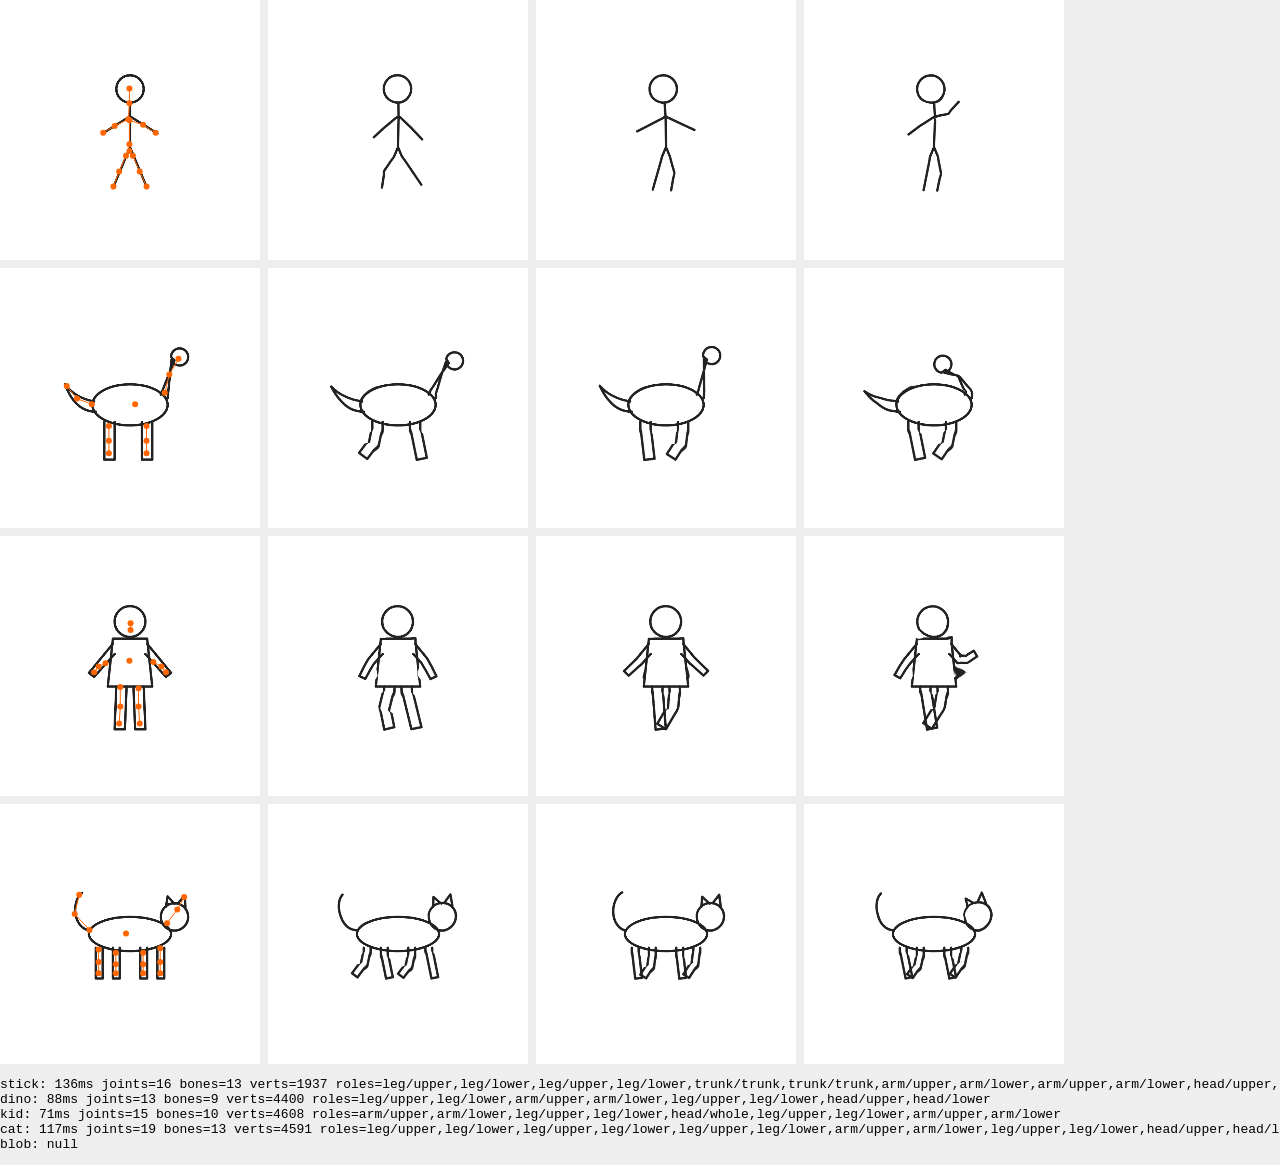
<file: rig-test.html>
<!doctype html><meta charset="utf-8"><body style="background:#eee;margin:0">
<div id="out" style="display:flex;flex-wrap:wrap;gap:8px"></div><pre id="log"></pre>
<script src="drawing-rig.js"></script>
<script>
function sprite(draw){const c=document.createElement('canvas');c.width=400;c.height=400;const x=c.getContext('2d');x.lineCap='round';x.lineJoin='round';x.strokeStyle='#222';x.lineWidth=7;draw(x);return c;}
const tests={
 stick:x=>{x.beginPath();x.arc(200,80,40,0,7);x.stroke();x.beginPath();x.moveTo(200,120);x.lineTo(200,250);x.moveTo(200,160);x.lineTo(120,210);x.moveTo(200,160);x.lineTo(280,210);x.moveTo(200,250);x.lineTo(150,370);x.moveTo(200,250);x.lineTo(250,370);x.stroke();},
 dino:x=>{x.beginPath();x.ellipse(200,220,110,60,0,0,7);x.stroke();x.beginPath();x.moveTo(290,190);x.lineTo(330,90);x.arc(345,80,25,Math.PI,Math.PI*2.9);x.lineTo(310,200);x.stroke();x.beginPath();x.moveTo(95,210);x.quadraticCurveTo(40,200,10,160);x.moveTo(100,240);x.quadraticCurveTo(40,240,10,160);x.stroke();
  [[140,270],[250,270]].forEach(([a,b])=>{x.beginPath();x.moveTo(a-15,b);x.lineTo(a-15,380);x.lineTo(a+15,380);x.lineTo(a+15,b);x.stroke();});},
 kid:x=>{x.beginPath();x.arc(200,70,45,0,7);x.stroke();x.beginPath();x.moveTo(150,120);x.lineTo(250,120);x.lineTo(265,260);x.lineTo(135,260);x.closePath();x.stroke();
  x.beginPath();x.moveTo(150,135);x.lineTo(80,220);x.lineTo(95,232);x.lineTo(155,165);x.moveTo(250,135);x.lineTo(320,220);x.lineTo(305,232);x.lineTo(245,165);x.stroke();
  x.beginPath();x.moveTo(160,260);x.lineTo(155,385);x.lineTo(185,385);x.lineTo(190,260);x.moveTo(210,260);x.lineTo(215,385);x.lineTo(245,385);x.lineTo(240,260);x.stroke();},
 cat:x=>{x.beginPath();x.ellipse(200,200,120,50,0,0,7);x.stroke();x.beginPath();x.arc(330,150,40,0,7);x.stroke();x.beginPath();x.moveTo(305,120);x.lineTo(310,90);x.lineTo(330,112);x.moveTo(340,110);x.lineTo(360,88);x.lineTo(362,122);x.stroke();
  [110,160,240,290].forEach(a=>{x.beginPath();x.moveTo(a-10,240);x.lineTo(a-10,330);x.lineTo(a+10,330);x.lineTo(a+10,240);x.stroke();});x.beginPath();x.moveTo(82,190);x.bezierCurveTo(30,180,30,100,60,80);x.stroke();},
 blob:x=>{x.beginPath();x.arc(200,200,120,0,7);x.stroke();x.beginPath();x.arc(160,180,10,0,7);x.arc(240,180,10,0,7);x.stroke();}
};
const log=[];
for(const [name,fn] of Object.entries(tests)){
 const s=sprite(fn); const t0=performance.now(); const rig=AtelierRig.build(s); const ms=(performance.now()-t0).toFixed(0);
 if(!rig){log.push(name+': null');continue;}
 log.push(`${name}: ${ms}ms joints=${rig.joints.length} bones=${rig.bones.length} verts=${rig.rest.length/2} roles=${rig.bones.slice(1).map(b=>b.role+'/'+b.part).join(',')}`);
 for(const [act,tm] of [['rest',0],['walk',300],['walk',700],['dance',400]]){
  const angles=act==='rest'?new Float32Array(rig.bones.length):AtelierRig.pose(rig,act,tm);
  const r=AtelierRig.render(rig,angles);
  const c=document.createElement('canvas');c.width=260;c.height=260;const g=c.getContext('2d');g.fillStyle='#fff';g.fillRect(0,0,260,260);g.drawImage(r.canvas,0,0,260,260);
  if(act==='rest'){const k=260/(rig.W+2*r.pad);g.fillStyle='#f60';rig.joints.forEach(j=>{g.beginPath();g.arc((j.x+r.pad)*k,(j.y+r.pad)*k,3,0,7);g.fill();});g.strokeStyle='#f60';rig.bones.slice(1).forEach(b=>{const a=rig.joints[b.a],e=rig.joints[b.b];g.beginPath();g.moveTo((a.x+r.pad)*k,(a.y+r.pad)*k);g.lineTo((e.x+r.pad)*k,(e.y+r.pad)*k);g.stroke();});}
  c.title=name+' '+act;document.getElementById('out').appendChild(c);
 }
}
document.getElementById('log').textContent=log.join('\n');
</script>
</file>
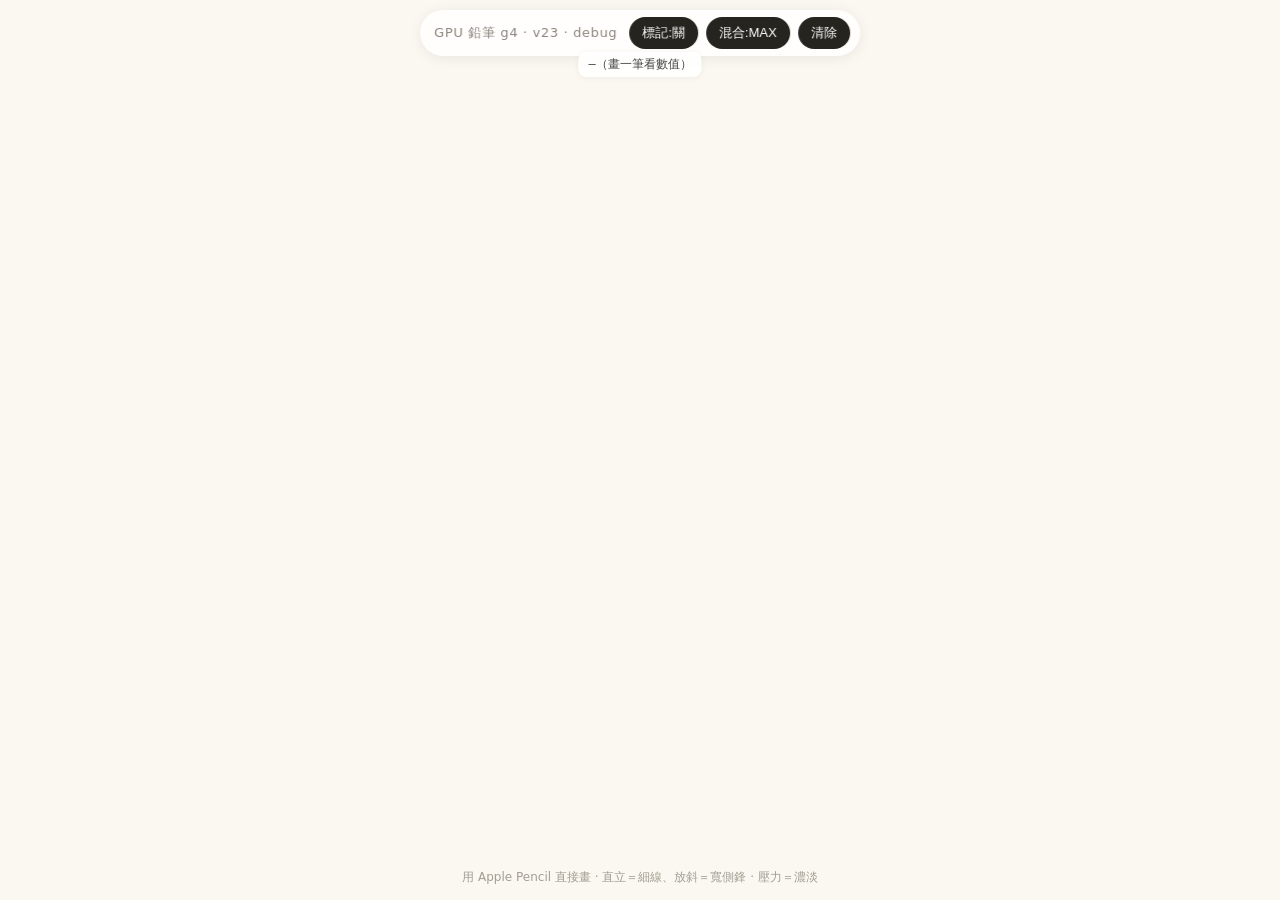
<file: test-pencil-g4.html>
<!doctype html>
<html lang="zh-Hant">
<head>
<meta charset="utf-8">
<meta name="viewport" content="width=device-width,initial-scale=1,maximum-scale=1,user-scalable=no,viewport-fit=cover">
<meta name="apple-mobile-web-app-capable" content="yes">
<title>Atelier — GPU 鉛筆測試 g4 · v23 (debug)</title>
<style>
  html,body{margin:0;height:100%;overflow:hidden;background:#FBF8F1;
    font-family:-apple-system,system-ui,sans-serif;touch-action:none;-webkit-user-select:none;user-select:none}
  #c{position:fixed;inset:0;width:100%;height:100%;display:block;touch-action:none}
  .bar{position:fixed;top:calc(env(safe-area-inset-top) + 10px);left:50%;transform:translateX(-50%);
    display:flex;gap:8px;align-items:center;background:rgba(255,255,255,.82);backdrop-filter:blur(8px);
    border-radius:999px;padding:7px 10px;box-shadow:0 2px 14px rgba(0,0,0,.08);z-index:10;font-size:13px}
  .bar button{border:0;background:#26241F;color:#fff;border-radius:999px;padding:7px 13px;font-size:13px}
  .bar .v{color:#8a857c;letter-spacing:.05em;padding:0 4px}
  .hint{position:fixed;bottom:calc(env(safe-area-inset-bottom) + 14px);left:50%;transform:translateX(-50%);
    color:#a39d92;font-size:12px;z-index:10;text-align:center}
</style>
</head>
<body>
<canvas id="c"></canvas>
<canvas id="ov" style="position:fixed;inset:0;width:100%;height:100%;display:block;pointer-events:none;z-index:5"></canvas>
<div class="bar">
  <span class="v">GPU 鉛筆 g4 · v23 · debug</span>
  <button id="mark">標記:關</button>
  <button id="blend">混合:MAX</button>
  <button id="clear">清除</button>
</div>
<div class="hint">用 Apple Pencil 直接畫 · 直立＝細線、放斜＝寬側鋒 · 壓力＝濃淡</div>
<div id="dbg" style="position:fixed;top:calc(env(safe-area-inset-top) + 52px);left:50%;transform:translateX(-50%);font:12px ui-monospace,SFMono-Regular,monospace;color:#444;background:rgba(255,255,255,.9);padding:4px 10px;border-radius:8px;z-index:10;white-space:nowrap;box-shadow:0 1px 6px rgba(0,0,0,.06)">—（畫一筆看數值）</div>
<script>
const cv=document.getElementById('c');
const DPR=Math.min(devicePixelRatio||1,2.5);
const gl=cv.getContext('webgl2',{alpha:false,antialias:true,preserveDrawingBuffer:true});
let W=0,H=0;
const INK=[0.17,0.16,0.14];
/* ── debug 診斷層 ── */
const ov=document.getElementById('ov'); const octx=ov.getContext('2d');
let showMarks=false, USE_MAX=true, allPts=[];   // USE_MAX: 整筆 MAX 累積（平滑無串珠）→ 半透明合成。allPts: 取樣點 {x,y,pr}
function drawOverlay(){
  octx.clearRect(0,0,ov.width,ov.height);
  if(!showMarks) return;
  const dot=(p,col)=>{ octx.fillStyle=col; octx.beginPath();
    octx.arc(p.x, p.y, 1.0*DPR, 0, 6.283); octx.fill(); };  // 小點，不蓋住線
  for(const p of allPts) dot(p,'rgba(220,30,30,0.85)');     // 紅＝已提交取樣點，大小∝壓力
  if(cur) for(const p of cur) dot(p,'rgba(20,90,230,0.9)');  // 藍＝當前筆
}

/* ───────────────────────────────────────────────────────────────────
   可調旋鈕（在裝置上對著 Paper 微調）—— 細紙 vs 粗紙就靠這幾個
   GRAIN_PX    : 一張紙紋貼圖鋪滿多少 device px。越小＝紙紋越細。
   GRAIN_DEPTH : 紙齒深度。小＝細滑紙（平滑、少洞）、大＝粗水彩紙（顆粒分明）。
   EDGE_BITE   : 邊緣咬入量。讓筆畫邊緣碎成顆粒而非均勻變淡。
   CONTRAST    : 烘焙紙紋的對比。低＝勻、高＝分明。
   ─────────────────────────────────────────────────────────────────── */
const GRAIN_PX    = 200 * DPR / 2.5;  // 細紙：小貼圖、細顆粒
const GRAIN_DEPTH = 0.42;             // 細紙：淺紙齒
const EDGE_BITE   = 0.60;
const DAB_FLOW    = 0.62;             // MAX 架構下＝單筆濃度（每 dab 值；MAX 取最大，不隨重疊數變→無串珠）
const TAIL_SIGN   = 1.0;              // v22 實機截圖顯示 v21 方向反了：改成 +1，側鋒往筆尖內側展開
const TAIL_WIDTH  = 0.38;             // 側鋒尾端半寬 / 接觸半長：小=削尖楔形，大=寬扁側鋒
const NOSE_WIDTH  = 0.18;             // 側鋒鼻端半寬 / 接觸半長：避免 0.3mm 尖端逐 dab 形成三角斷裂
const TAIL_TONE   = 0.62;             // 側鋒尾端相對濃度：尾端較淡，細尖端較深
const SMOOTH_LEN_PX = 9;              // 寬度/濃度沿弧長平滑長度(device px)：壓掉壓力尖刺串珠；大=更平滑
const DAB_STEP_RAD = 0.12;            // 一般 dab 間距比例
const DAB_STEP_TIP = 1.35;            // 放斜時改按尖端尺寸加密，避免側鋒邊緣梳齒
const DAB_STEP_MIN = 0.55 * DPR;      // 放斜最小間距(device px)
const CONTRAST    = 1.30;             // 細紙：低對比、勻
// 邊緣柔度（dab 剖面）：小＝平頂、邊界乾淨利落（Paper 風）；大＝高斯柔焦、發散（airbrush）
const EDGE_SOFT_TIP  = 0.22;          // 直立筆尖的邊緣柔度
const EDGE_SOFT_FLAT = 0.34;          // 躺平側鋒的邊緣柔度（從 0.94 大幅收窄＝乾淨邊）
// 真實筆寬校準（iPad ≈132 CSS ppi → device px/mm）。直徑以 mm 計，貼近真鉛筆。
const PX_PER_MM   = 132 * DPR / 25.4; // ≈10.4 device px/mm @DPR2(264ppi)
const NIB_MIN_MM  = 0.32;             // 最輕觸線寬（尖端直徑 mm）
const NIB_MAX_MM  = 0.77;             // 最重壓線寬（尖端直徑 mm）
const TILT_BROAD_MM = 23.5;           // 完全躺平的側鋒額外鋪寬（mm）→ 躺平 ~24mm
const ALT_TIP_DEG   = 50;             // 高度角 ≥ 此值＝維持最細筆尖（細線平台區）；自然握姿不變粗
const ALT_FLAT_DEG  = 25;             // Pencil 高度角 ≤ 此值＝視為完全躺平（吃滿鋪寬）；越大越早變寬
const TILT_CURVE    = 2.0;            // 鋪寬曲線：越大＝近直立更細、broaden 集中到躺平端
/* 寬度規格（直徑，校準目標 @264ppi）：
   直立尖端 0.33–0.77mm（壓力）｜中等傾斜 ~8mm｜放斜 ~14mm｜躺平 ~24mm
   傾斜訊號用 altitudeAngle（真實高度角），非 tiltX/Y。tilt = (ALT_TIP_DEG-高度角)/(ALT_TIP_DEG-ALT_FLAT_DEG)
   高度角 ≥ ALT_TIP_DEG 維持最細筆尖（細線平台）；≤ ALT_FLAT_DEG 吃滿鋪寬
   側鋒接觸長度 = 尖端 + TILT_BROAD_MM × tilt^TILT_CURVE，clamp 0..1 */

/* ── dab shader：直立圓點、傾斜錐形側鋒；紙紋來自烘焙好的「可被 mip 過濾」貼圖 ──
   核心修正 vs g2/g3：
   1) 紙紋不再用逐 fragment 的 fbm（在 1.35 scale 下整段都落在次像素 → 嚴重 aliasing＝
      你看到的「粗粒電視雜訊」）。改成預烘焙的細顆粒貼圖 + mipmap LINEAR，
      縮小時自動過濾，得到 Paper 那種「細而勻」的顆粒。
   2) 覆蓋採「門檻模型」：輕＝只有紙峰露出（稀疏點），重＝填滿（谷底仍留微齒）。
   3) 邊緣不再是均勻變淡（airbrush 暈圈），而是把筆刷包絡折進門檻 →
      邊緣自然碎成顆粒（Paper 的羽化邊）。*/
const VS=`#version 300 es
in vec2 aCorner;        // 單位四邊形 -1..1（每頂點）
in vec2 aCenter;        // dab 中心（doc px，每實例）
in float aRad, aTip, aInk, aTilt, aAzi;
uniform vec2 uRes;
out vec2 vBrush; out vec2 vWorld;
out float vRad; out float vTip; out float vNose; out float vTail; out float vBack; out float vInk; out float vTilt;
void main(){
  float tilt=clamp(aTilt,0.,1.);
  vec2 tailDir=${TAIL_SIGN.toFixed(1)}*vec2(cos(aAzi),sin(aAzi));
  vec2 side=vec2(-tailDir.y,tailDir.x);
  float tip=max(aTip,0.5);
  float tail=max(tip, mix(aRad, aRad*${TAIL_WIDTH}, tilt));
  float nose=max(tip, mix(aRad, aRad*${NOSE_WIDTH}, tilt));
  float front=mix(aRad, tip, tilt);
  float rear=max(front, aRad*2.0-front);
  float back=max(0.0, rear-tail);
  float along=mix(-front, rear, aCorner.x*0.5+0.5);
  float across=aCorner.y*max(tail,nose);
  vec2 pos=aCenter+tailDir*along+side*across;
  vBrush=vec2(along,across); vWorld=pos;
  vRad=aRad; vTip=tip; vNose=nose; vTail=tail; vBack=back; vInk=aInk; vTilt=tilt;
  vec2 c=(pos/uRes)*2.0-1.0; c.y=-c.y; gl_Position=vec4(c,0.,1.);
}`;
const FS=`#version 300 es
precision highp float;
in vec2 vBrush; in vec2 vWorld;
in float vRad; in float vTip; in float vNose; in float vTail; in float vBack; in float vInk; in float vTilt;
uniform vec3 uColor; uniform sampler2D uGrain; uniform float uGrainPx;
out vec4 frag;
void main(){
  float tilted=smoothstep(0.04,0.22,clamp(vTilt,0.,1.));
  float circleEdge=length(vBrush)/max(vRad,1.);
  float s=clamp(vBrush.x/max(vBack,1.),0.,1.);
  float halfW=mix(vNose,vTail,smoothstep(0.,1.,s));
  float wedgeEdge;
  if(vBrush.x<0.){
    wedgeEdge=length(vec2(vBrush.x/max(vTip,1.), vBrush.y/max(vNose,1.)));
  }else if(vBrush.x>vBack){
    wedgeEdge=length(vec2((vBrush.x-vBack)/max(vTail,1.), vBrush.y/max(vTail,1.)));
  }else{
    wedgeEdge=abs(vBrush.y)/max(halfW,1.);
  }
  float edge=mix(circleEdge,wedgeEdge,tilted);
  if(edge>1.0) discard;
  // 筆刷包絡：直立為圓形；傾斜時變成「細尖端 → 反方向寬尾端」的錐形側鋒
  float soft=mix(${EDGE_SOFT_TIP},${EDGE_SOFT_FLAT},clamp(vTilt,0.,1.));
  float env=1.0-smoothstep(1.0-soft,1.0,edge);        // 1 中心(平頂) → 0 邊緣

  // 紙紋取樣（紙錨定）：旋轉 30°＋輕微拉長＝纖維方向；REPEAT+mipmap 自動抗鋸齒
  vec2 gw=mat2(0.866,-0.5,0.5,0.866)*vWorld; gw.y*=0.85;
  float t=texture(uGrain, gw/uGrainPx).r;            // 0..1 細紙紋

  // ── 減去式沉積模型（取代硬門檻）──
  // 目標濃度＝壓力；紙齒從濃度「咬掉」一塊：紙谷(t小)咬得多、紙峰(t大)咬得少。
  // GRAIN_DEPTH 小 → 咬得淺 → 中間調平滑連續（細紙）；大 → 顆粒分明（粗紙）。
  // 因為 t 是 mip 過濾後的平滑場，cov 沿著等高線平滑過渡 → 顆粒邊自帶抗鋸齒、不再是離散硬點。
  // 錐形石墨沉積：細尖端較深，往反方向寬尾端漸淡；保留紙齒吃墨。
  float tail01=mix(0.0,s,tilted);
  float axial=mix(1.0, mix(1.0,${TAIL_TONE},tail01), tilted);
  float local=clamp(vInk,0.,1.)*axial;
  float bite=(1.0-t)*${GRAIN_DEPTH} + (1.0-env)*${EDGE_BITE};  // 邊緣多咬 → 羽化成顆粒
  float cov=clamp(local-bite, 0.0, 1.0) * ${DAB_FLOW};  // MAX stroke buffer 下的單 dab 覆蓋量

  if(cov<=0.003) discard;
  frag=vec4(uColor*cov,cov);   // 預乘 alpha（premultiplied）——整條 FBO 管線一致，避免提筆後變淡
}`;
/* blit shader */
const BVS=`#version 300 es
in vec2 p; out vec2 uv; void main(){ uv=p*0.5+0.5; gl_Position=vec4(p,0.,1.); }`;
const BFS=`#version 300 es
precision highp float; in vec2 uv; uniform sampler2D tex; uniform float uAlpha; out vec4 o;
void main(){ vec4 c=texture(tex,uv); o=vec4(c.rgb, c.a*uAlpha); }`;
function sh(t,s){const o=gl.createShader(t);gl.shaderSource(o,s);gl.compileShader(o);
  if(!gl.getShaderParameter(o,gl.COMPILE_STATUS))console.warn(gl.getShaderInfoLog(o));return o;}
function prog(vs,fs){const p=gl.createProgram();gl.attachShader(p,sh(gl.VERTEX_SHADER,vs));gl.attachShader(p,sh(gl.FRAGMENT_SHADER,fs));gl.linkProgram(p);
  if(!gl.getProgramParameter(p,gl.LINK_STATUS))console.warn(gl.getProgramInfoLog(p));return p;}
const P=prog(VS,FS), BP=prog(BVS,BFS);
const aCorner=gl.getAttribLocation(P,'aCorner'),aCenter=gl.getAttribLocation(P,'aCenter'),
      aRad=gl.getAttribLocation(P,'aRad'),aTip=gl.getAttribLocation(P,'aTip'),aInk=gl.getAttribLocation(P,'aInk'),aTilt=gl.getAttribLocation(P,'aTilt'),
      aAzi=gl.getAttribLocation(P,'aAzi');
const uRes=gl.getUniformLocation(P,'uRes'),uColor=gl.getUniformLocation(P,'uColor'),
      uGrain=gl.getUniformLocation(P,'uGrain'),uGrainPx=gl.getUniformLocation(P,'uGrainPx');

/* ── 烘焙無縫平鋪的細紙紋貼圖（CPU，一次性）──
   多 octave value-noise；以 fine octave 為主 → 細而勻。
   各 octave 用 grid index mod G 取樣 → 無縫平鋪。最後做對比拉伸。 */
function makeGrainTexture(N){
  const data=new Uint8Array(N*N);
  let seed=0x9e3779b9>>>0;
  const rnd=()=>{ seed=(seed*1664525+1013904223)>>>0; return seed/4294967296; };
  // grid=每軸格數（越大＝越細）。細紙：幾乎全押在高頻細顆粒，
  // 只留極小權重的低頻當「紙張起伏」——這是去掉粗水彩紙塊感的關鍵。
  const octs=[{g:N>>1,a:0.62},{g:Math.round(N/3.4),a:0.28},{g:N>>3,a:0.10}];
  const grids=octs.map(o=>{const arr=new Float32Array(o.g*o.g);for(let i=0;i<arr.length;i++)arr[i]=rnd();return arr;});
  const sm=t=>t*t*(3-2*t);
  let tot=0; octs.forEach(o=>tot+=o.a);
  for(let y=0;y<N;y++)for(let x=0;x<N;x++){
    let v=0;
    for(let k=0;k<octs.length;k++){
      const G=octs[k].g, grid=grids[k];
      const fx=x/N*G, fy=y/N*G;
      const ix=Math.floor(fx), iy=Math.floor(fy);
      const x0=((ix%G)+G)%G, y0=((iy%G)+G)%G, x1=(x0+1)%G, y1=(y0+1)%G;
      const tx=sm(fx-ix), ty=sm(fy-iy);
      const a=grid[y0*G+x0], b=grid[y0*G+x1], c=grid[y1*G+x0], d=grid[y1*G+x1];
      const top=a+(b-a)*tx, bot=c+(d-c)*tx;
      v+=octs[k].a*(top+(bot-top)*ty);
    }
    v/=tot;
    v=0.5+(v-0.5)*CONTRAST;                 // 對比拉伸
    data[y*N+x]=Math.max(0,Math.min(255,Math.round(v*255)));
  }
  const tex=gl.createTexture(); gl.bindTexture(gl.TEXTURE_2D,tex);
  gl.pixelStorei(gl.UNPACK_ALIGNMENT,1);
  gl.texImage2D(gl.TEXTURE_2D,0,gl.R8,N,N,0,gl.RED,gl.UNSIGNED_BYTE,data);
  gl.texParameteri(gl.TEXTURE_2D,gl.TEXTURE_WRAP_S,gl.REPEAT);
  gl.texParameteri(gl.TEXTURE_2D,gl.TEXTURE_WRAP_T,gl.REPEAT);
  gl.texParameteri(gl.TEXTURE_2D,gl.TEXTURE_MIN_FILTER,gl.LINEAR_MIPMAP_LINEAR);
  gl.texParameteri(gl.TEXTURE_2D,gl.TEXTURE_MAG_FILTER,gl.LINEAR);
  gl.generateMipmap(gl.TEXTURE_2D);
  return tex;
}
const grainTex=makeGrainTexture(512);

// 單位四邊形
const quad=gl.createBuffer(); gl.bindBuffer(gl.ARRAY_BUFFER,quad);
gl.bufferData(gl.ARRAY_BUFFER,new Float32Array([-1,-1, 1,-1, -1,1, 1,1]),gl.STATIC_DRAW);
const bInst=gl.createBuffer();
const bQuad=gl.createBuffer(); gl.bindBuffer(gl.ARRAY_BUFFER,bQuad);
gl.bufferData(gl.ARRAY_BUFFER,new Float32Array([-1,-1,1,-1,-1,1,1,1]),gl.STATIC_DRAW);
const bpLoc=gl.getAttribLocation(BP,'p'), uTex=gl.getUniformLocation(BP,'tex'), uAlpha=gl.getUniformLocation(BP,'uAlpha');

/* 兩個 FBO：committed（已完成筆畫）、strokeBuf（當前筆，MAX 累積） */
let fbo=null,fboTex=null, sbo=null,sboTex=null;
function mkFBO(){ const tex=gl.createTexture(); gl.bindTexture(gl.TEXTURE_2D,tex);
  gl.texImage2D(gl.TEXTURE_2D,0,gl.RGBA,W,H,0,gl.RGBA,gl.UNSIGNED_BYTE,null);
  gl.texParameteri(gl.TEXTURE_2D,gl.TEXTURE_MIN_FILTER,gl.LINEAR); gl.texParameteri(gl.TEXTURE_2D,gl.TEXTURE_MAG_FILTER,gl.LINEAR);
  gl.texParameteri(gl.TEXTURE_2D,gl.TEXTURE_WRAP_S,gl.CLAMP_TO_EDGE); gl.texParameteri(gl.TEXTURE_2D,gl.TEXTURE_WRAP_T,gl.CLAMP_TO_EDGE);
  const f=gl.createFramebuffer(); gl.bindFramebuffer(gl.FRAMEBUFFER,f);
  gl.framebufferTexture2D(gl.FRAMEBUFFER,gl.COLOR_ATTACHMENT0,gl.TEXTURE_2D,tex,0);
  gl.clearColor(0,0,0,0); gl.clear(gl.COLOR_BUFFER_BIT); gl.bindFramebuffer(gl.FRAMEBUFFER,null);
  return {f,tex}; }
function buildFBOs(){ if(fboTex)gl.deleteTexture(fboTex); if(fbo)gl.deleteFramebuffer(fbo);
  if(sboTex)gl.deleteTexture(sboTex); if(sbo)gl.deleteFramebuffer(sbo);
  let a=mkFBO(); fbo=a.f; fboTex=a.tex; let b=mkFBO(); sbo=b.f; sboTex=b.tex; }
function resize(){ W=Math.round(innerWidth*DPR); H=Math.round(innerHeight*DPR); cv.width=W; cv.height=H; ov.width=W; ov.height=H; buildFBOs(); redraw(); }

/* Centripetal Catmull-Rom 路徑平滑：不過衝、不自交（uniform 版會在不等距取樣處甩出小迴圈→串珠） */
function smoothSegment(pts,i){
  const p0=pts[i-1]||pts[i], p1=pts[i], p2=pts[i+1], p3=pts[i+2]||pts[i+1];
  const knot=(a,b)=>Math.max(1e-3, Math.pow((b.x-a.x)**2+(b.y-a.y)**2, 0.25)); // dist^0.5（alpha=0.5）
  const t0=0, t1=t0+knot(p0,p1), t2=t1+knot(p1,p2), t3=t2+knot(p2,p3);
  const segLen=Math.hypot(p2.x-p1.x,p2.y-p1.y);
  const steps=Math.max(1,Math.ceil(segLen/3));   // 每 ~3px 一個平滑子點
  const out=[];
  for(let s=0;s<steps;s++){ const u=s/steps, t=t1+(t2-t1)*u;
    const lx=(ax,bx,ta,tb)=>((tb-t)*ax+(t-ta)*bx)/(tb-ta);
    const A1x=lx(p0.x,p1.x,t0,t1),A1y=lx(p0.y,p1.y,t0,t1);
    const A2x=lx(p1.x,p2.x,t1,t2),A2y=lx(p1.y,p2.y,t1,t2);
    const A3x=lx(p2.x,p3.x,t2,t3),A3y=lx(p2.y,p3.y,t2,t3);
    const B1x=((t2-t)*A1x+(t-t0)*A2x)/(t2-t0),B1y=((t2-t)*A1y+(t-t0)*A2y)/(t2-t0);
    const B2x=((t3-t)*A2x+(t-t1)*A3x)/(t3-t1),B2y=((t3-t)*A2y+(t-t1)*A3y)/(t3-t1);
    out.push({x:((t2-t)*B1x+(t-t1)*B2x)/(t2-t1), y:((t2-t)*B1y+(t-t1)*B2y)/(t2-t1),
      hw:p1.hw+(p2.hw-p1.hw)*u, tip:p1.tip+(p2.tip-p1.tip)*u, ink:p1.ink+(p2.ink-p1.ink)*u,
      tilt:p1.tilt+(p2.tilt-p1.tilt)*u, azi:p1.azi, pr:p1.pr+(p2.pr-p1.pr)*u}); }
  return out;
}
function smoothPath(pts){
  if(pts.length<3) return pts;
  const out=[];
  for(let i=0;i<pts.length-1;i++){
    out.push(...smoothSegment(pts,i));
  }
  out.push(pts[pts.length-1]);
  return out;
}
/* 由筆畫點重採樣成 dab 實例（中心、半徑、ink、tilt） */
function buildDabs(pts){
  if(pts.length<1) return new Float32Array(0);
  const inst=[];
  function push(x,y,r,tip,ink,tilt,azi){ inst.push(x,y,r,tip,ink,tilt,azi); }
  if(pts.length===1){ const p=pts[0]; push(p.x,p.y,p.hw,p.tip,p.ink,p.tilt,p.azi); }
  let carry=0, smR=null, smTip=null, smInk=null;
  for(let i=1;i<pts.length;i++){
    const a=pts[i-1], b=pts[i];
    let dx=b.x-a.x, dy=b.y-a.y; const seg=Math.hypot(dx,dy); if(seg<1e-4) continue;
    const ux=dx/seg, uy=dy/seg;
    // azimuth 以方向向量內插（避免 -π/π 接縫跳變）
    const cax=Math.cos(a.azi), say=Math.sin(a.azi), cbx=Math.cos(b.azi), sby=Math.sin(b.azi);
    let d=carry;
    while(d<=seg){
      const t=d/seg;
      const r=a.hw+(b.hw-a.hw)*t, tip=a.tip+(b.tip-a.tip)*t, ink=a.ink+(b.ink-a.ink)*t, tilt=a.tilt+(b.tilt-a.tilt)*t;
      const azi=Math.atan2(say+(sby-say)*t, cax+(cbx-cax)*t);
      if(smR===null){ smR=r; smTip=tip; smInk=ink; }
      const wideSp=Math.max(0.2, smR*DAB_STEP_RAD);
      const tipSp=Math.max(DAB_STEP_MIN, smTip*DAB_STEP_TIP);
      const tiltDense=Math.max(0,Math.min(1,(tilt-0.12)/0.38));
      const sp=wideSp+(Math.min(wideSp,tipSp)-wideSp)*tiltDense;   // 放斜時加密，避免尖端逐 dab 形成梳齒
      const k=Math.min(1, sp/SMOOTH_LEN_PX);  // 距離域平滑：沿弧長壓掉壓力尖刺，與速度/密度無關
      smR+=(r-smR)*k; smTip+=(tip-smTip)*k; smInk+=(ink-smInk)*k;
      push(a.x+ux*d, a.y+uy*d, smR, smTip, smInk, tilt, azi);
      d+=sp;
    }
    carry=d-seg;
  }
  return new Float32Array(inst);
}
function drawDabs(instData, targetFBO){
  const nDab=instData.length/7; if(nDab<1) return;
  gl.bindFramebuffer(gl.FRAMEBUFFER, targetFBO); gl.viewport(0,0,W,H);
  gl.useProgram(P); gl.uniform2f(uRes,W,H); gl.uniform3f(uColor,INK[0],INK[1],INK[2]);
  gl.activeTexture(gl.TEXTURE0); gl.bindTexture(gl.TEXTURE_2D,grainTex);
  gl.uniform1i(uGrain,0); gl.uniform1f(uGrainPx,GRAIN_PX);
  gl.bindBuffer(gl.ARRAY_BUFFER,quad); gl.enableVertexAttribArray(aCorner);
  gl.vertexAttribPointer(aCorner,2,gl.FLOAT,false,0,0); gl.vertexAttribDivisor(aCorner,0);
  gl.bindBuffer(gl.ARRAY_BUFFER,bInst); gl.bufferData(gl.ARRAY_BUFFER,instData,gl.DYNAMIC_DRAW);
  const st=28; // 7 floats
  gl.enableVertexAttribArray(aCenter); gl.vertexAttribPointer(aCenter,2,gl.FLOAT,false,st,0); gl.vertexAttribDivisor(aCenter,1);
  gl.enableVertexAttribArray(aRad); gl.vertexAttribPointer(aRad,1,gl.FLOAT,false,st,8); gl.vertexAttribDivisor(aRad,1);
  gl.enableVertexAttribArray(aTip); gl.vertexAttribPointer(aTip,1,gl.FLOAT,false,st,12); gl.vertexAttribDivisor(aTip,1);
  gl.enableVertexAttribArray(aInk); gl.vertexAttribPointer(aInk,1,gl.FLOAT,false,st,16); gl.vertexAttribDivisor(aInk,1);
  gl.enableVertexAttribArray(aTilt); gl.vertexAttribPointer(aTilt,1,gl.FLOAT,false,st,20); gl.vertexAttribDivisor(aTilt,1);
  gl.enableVertexAttribArray(aAzi); gl.vertexAttribPointer(aAzi,1,gl.FLOAT,false,st,24); gl.vertexAttribDivisor(aAzi,1);
  gl.drawArraysInstanced(gl.TRIANGLE_STRIP,0,4,nDab);
  gl.vertexAttribDivisor(aCorner,0);
}
function makeDabState(){ return {last:null,carry:0,smR:null,smTip:null,smInk:null}; }
function pushDabSegment(a,b,st,inst){
  let dx=b.x-a.x, dy=b.y-a.y; const seg=Math.hypot(dx,dy); if(seg<1e-4) return;
  const ux=dx/seg, uy=dy/seg;
  const cax=Math.cos(a.azi), say=Math.sin(a.azi), cbx=Math.cos(b.azi), sby=Math.sin(b.azi);
  let d=st.carry;
  while(d<=seg){
    const t=d/seg;
    const r=a.hw+(b.hw-a.hw)*t, tip=a.tip+(b.tip-a.tip)*t, ink=a.ink+(b.ink-a.ink)*t, tilt=a.tilt+(b.tilt-a.tilt)*t;
    const azi=Math.atan2(say+(sby-say)*t, cax+(cbx-cax)*t);
    if(st.smR===null){ st.smR=r; st.smTip=tip; st.smInk=ink; }
    const wideSp=Math.max(0.2, st.smR*DAB_STEP_RAD);
    const tipSp=Math.max(DAB_STEP_MIN, st.smTip*DAB_STEP_TIP);
    const tiltDense=Math.max(0,Math.min(1,(tilt-0.12)/0.38));
    const sp=wideSp+(Math.min(wideSp,tipSp)-wideSp)*tiltDense;
    const k=Math.min(1, sp/SMOOTH_LEN_PX);
    st.smR+=(r-st.smR)*k; st.smTip+=(tip-st.smTip)*k; st.smInk+=(ink-st.smInk)*k;
    inst.push(a.x+ux*d, a.y+uy*d, st.smR, st.smTip, st.smInk, tilt, azi);
    d+=sp;
  }
  st.carry=d-seg;
}
let strokeRun=null;
function clearStrokeBuffer(){
  gl.bindFramebuffer(gl.FRAMEBUFFER,sbo); gl.viewport(0,0,W,H); gl.clearColor(0,0,0,0); gl.clear(gl.COLOR_BUFFER_BIT);
}
function beginStrokeRun(firstPoint){
  clearStrokeBuffer();
  strokeRun={nextSeg:0,dab:makeDabState()};
  gl.enable(gl.BLEND); strokeBlend();
  drawDabs(new Float32Array([firstPoint.x,firstPoint.y,firstPoint.hw,firstPoint.tip,firstPoint.ink,firstPoint.tilt,firstPoint.azi]), sbo);
  strokeRun.dab.last=firstPoint;
}
function drawStrokeInst(inst){
  if(inst.length){ gl.enable(gl.BLEND); strokeBlend(); drawDabs(new Float32Array(inst), sbo); }
}
function appendStrokePoints(points,inst=null){
  if(!strokeRun || points.length<1) return;
  const ownInst=!inst; if(ownInst) inst=[];
  const st=strokeRun.dab;
  for(const p of points){
    if(st.last) pushDabSegment(st.last,p,st,inst);
    st.last=p;
  }
  if(ownInst) drawStrokeInst(inst);
}
function renderStrokeIncremental(final=false){
  if(!strokeRun || !cur || cur.length<2) return;
  const inst=[];
  const lastSeg=final ? cur.length-2 : cur.length-3; // live drawing waits one point so Catmull-Rom control is stable
  while(strokeRun.nextSeg<=lastSeg){
    appendStrokePoints(smoothSegment(cur,strokeRun.nextSeg),inst);
    strokeRun.nextSeg++;
  }
  if(final) appendStrokePoints([cur[cur.length-1]],inst);
  drawStrokeInst(inst);
}
function blit(tex,alpha){ gl.useProgram(BP); gl.activeTexture(gl.TEXTURE0); gl.bindTexture(gl.TEXTURE_2D,tex);
  gl.uniform1i(uTex,0); gl.uniform1f(uAlpha,alpha);
  gl.bindBuffer(gl.ARRAY_BUFFER,bQuad); gl.enableVertexAttribArray(bpLoc); gl.vertexAttribPointer(bpLoc,2,gl.FLOAT,false,0,0);
  gl.drawArrays(gl.TRIANGLE_STRIP,0,4); }

function redraw(){
  // 畫面：紙底 + committed + strokeBuf。當前筆已增量畫進 strokeBuf，不在每幀重建整筆。
  gl.bindFramebuffer(gl.FRAMEBUFFER,null); gl.viewport(0,0,W,H);
  gl.clearColor(0.984,0.972,0.945,1); gl.clear(gl.COLOR_BUFFER_BIT);
  gl.enable(gl.BLEND); gl.blendEquation(gl.FUNC_ADD); gl.blendFunc(gl.ONE,gl.ONE_MINUS_SRC_ALPHA);
  blit(fboTex,1.0); blit(sboTex,1.0);
  drawOverlay();
}
function strokeBlend(){
  if(USE_MAX){
    // True per-stroke coverage buffer: keep the strongest dab value without alpha-weighting existing pixels.
    gl.blendEquation(gl.MAX);
    gl.blendFunc(gl.ONE,gl.ONE);
  } else {
    gl.blendEquation(gl.FUNC_ADD);
    gl.blendFunc(gl.ONE,gl.ONE_MINUS_SRC_ALPHA);
  }
}
function commitStroke(){
  if(!cur||cur.length<1) return;
  renderStrokeIncremental(true);
  gl.bindFramebuffer(gl.FRAMEBUFFER,fbo); gl.viewport(0,0,W,H);
  gl.blendEquation(gl.FUNC_ADD); gl.blendFunc(gl.ONE,gl.ONE_MINUS_SRC_ALPHA); blit(sboTex,1.0);
  gl.bindFramebuffer(gl.FRAMEBUFFER,null);
  clearStrokeBuffer();
  strokeRun=null;
  for(const p of cur) allPts.push({x:p.x,y:p.y,pr:p.pr||0});  // 記錄取樣點供診斷
}

/* ── 互動 ── */
let cur=null, sx=0, sy=0, smP=0.5, smT=0;     // 平滑後的壓力/傾斜（壓掉 Pencil 抖動尖刺＝細線串珠主因）
const INPUT_SMOOTH = 0.18;                     // 壓力/傾斜低通：小=更平滑（抗尖刺）、大=更靈敏
function widthInk(p,tilt){
  const diaMM=NIB_MIN_MM+(NIB_MAX_MM-NIB_MIN_MM)*p;  // 壓力 → 真正尖端直徑(mm)
  const contactMM=diaMM + TILT_BROAD_MM*Math.pow(tilt,TILT_CURVE);  // 錐形側鋒的尖端→尾端接觸長度
  const tip=Math.max(0.45*DPR, 0.5*PX_PER_MM*diaMM);
  const hw=Math.max(tip, 0.5*PX_PER_MM*contactMM);
  let ink=0.16+0.84*p;          // 比 g3 更寬的動態範圍（輕觸更淡）
  ink*=(1-0.22*tilt);           // 側鋒較淡
  return {hw,tip,ink:Math.min(1,ink),tilt};
}
function pos(e){ return {x:e.clientX*DPR, y:e.clientY*DPR}; }
function pressure(e){ let p=e.pressure; if(p===0||p==null)p=0.5; return Math.max(0.02,Math.min(1,p)); }
function azim(e){ return e.azimuthAngle!=null ? e.azimuthAngle : 0; }   // 筆方位角（弧度），用於側鋒漸層方向
function tilt(e){
  // 真實高度角優先：90°=直立 → 0；ALT_FLAT_DEG=躺平 → 1。tiltX/Y 僅作後備估計。
  let altDeg;
  if(e.altitudeAngle!=null) altDeg=e.altitudeAngle*180/Math.PI;
  else altDeg=90-Math.min(90,Math.hypot(e.tiltX||0,e.tiltY||0));
  return Math.max(0,Math.min(1,(ALT_TIP_DEG-altDeg)/(ALT_TIP_DEG-ALT_FLAT_DEG)));
}
let minAlt=90; const dbgEl=document.getElementById('dbg');
function dbgShow(e){
  const hasAlt=e.altitudeAngle!=null;
  const altDeg=hasAlt?e.altitudeAngle*180/Math.PI:90-Math.min(90,Math.hypot(e.tiltX||0,e.tiltY||0));
  if(altDeg<minAlt)minAlt=altDeg;
  const p=pressure(e), tl=tilt(e), wi=widthInk(p,tl);
  const hasAzi=e.azimuthAngle!=null;
  const aziDeg=hasAzi?(e.azimuthAngle*180/Math.PI).toFixed(0)+'°':'—';
  dbgEl.textContent=(hasAlt?'alt':'⚠後備')+' '+altDeg.toFixed(0)+'° (最平 '+minAlt.toFixed(0)+'°) · tilt '+tl.toFixed(2)
    +' · 尖 '+(wi.tip*2/PX_PER_MM).toFixed(1)+'mm · 側鋒 '+(wi.hw*2/PX_PER_MM).toFixed(1)+'mm · 壓 '+p.toFixed(2)+' · '+(hasAzi?'azi':'⚠無azi')+' '+aziDeg;
}
function down(e){ if(e.pointerType==='touch')return; e.preventDefault();
  const q=pos(e); sx=q.x; sy=q.y; smP=pressure(e); smT=tilt(e); const wi=widthInk(smP,smT);
  cur=[{x:q.x,y:q.y,hw:wi.hw,tip:wi.tip,ink:wi.ink,tilt:wi.tilt,azi:azim(e),pr:pressure(e)}];
  beginStrokeRun(cur[0]); dbgShow(e); redraw(); }
function move(e){ if(!cur||e.pointerType==='touch')return; e.preventDefault();
  const evs=e.getCoalescedEvents?e.getCoalescedEvents():[e];
  for(const ev of evs){ const q=pos(ev); sx+=(q.x-sx)*.5; sy+=(q.y-sy)*.5;
    smP+=(pressure(ev)-smP)*INPUT_SMOOTH; smT+=(tilt(ev)-smT)*INPUT_SMOOTH;  // 平滑壓力/傾斜，去尖刺
    const last=cur[cur.length-1], dx=sx-last.x, dy=sy-last.y;
    if(dx*dx+dy*dy>=(1.0*DPR)*(1.0*DPR)){ const wi=widthInk(smP,smT); cur.push({x:sx,y:sy,hw:wi.hw,tip:wi.tip,ink:wi.ink,tilt:wi.tilt,azi:azim(ev),pr:pressure(ev)}); } }
  renderStrokeIncremental(false);
  dbgShow(e); redraw(); }
function up(e){ if(!cur)return; e.preventDefault(); commitStroke(); cur=null; redraw(); }
cv.addEventListener('pointerdown',down,{passive:false});
cv.addEventListener('pointermove',move,{passive:false});
cv.addEventListener('pointerup',up,{passive:false});
cv.addEventListener('pointercancel',up,{passive:false});
document.getElementById('clear').addEventListener('click',()=>{ buildFBOs(); minAlt=90; allPts=[]; cur=null; strokeRun=null; redraw(); });
document.getElementById('mark').addEventListener('click',(e)=>{ showMarks=!showMarks; e.target.textContent='標記:'+(showMarks?'開':'關'); redraw(); });
document.getElementById('blend').addEventListener('click',(e)=>{ USE_MAX=!USE_MAX; e.target.textContent='混合:'+(USE_MAX?'MAX':'疊加'); });
addEventListener('resize',resize);
resize();
</script>
</body>
</html>
</file>
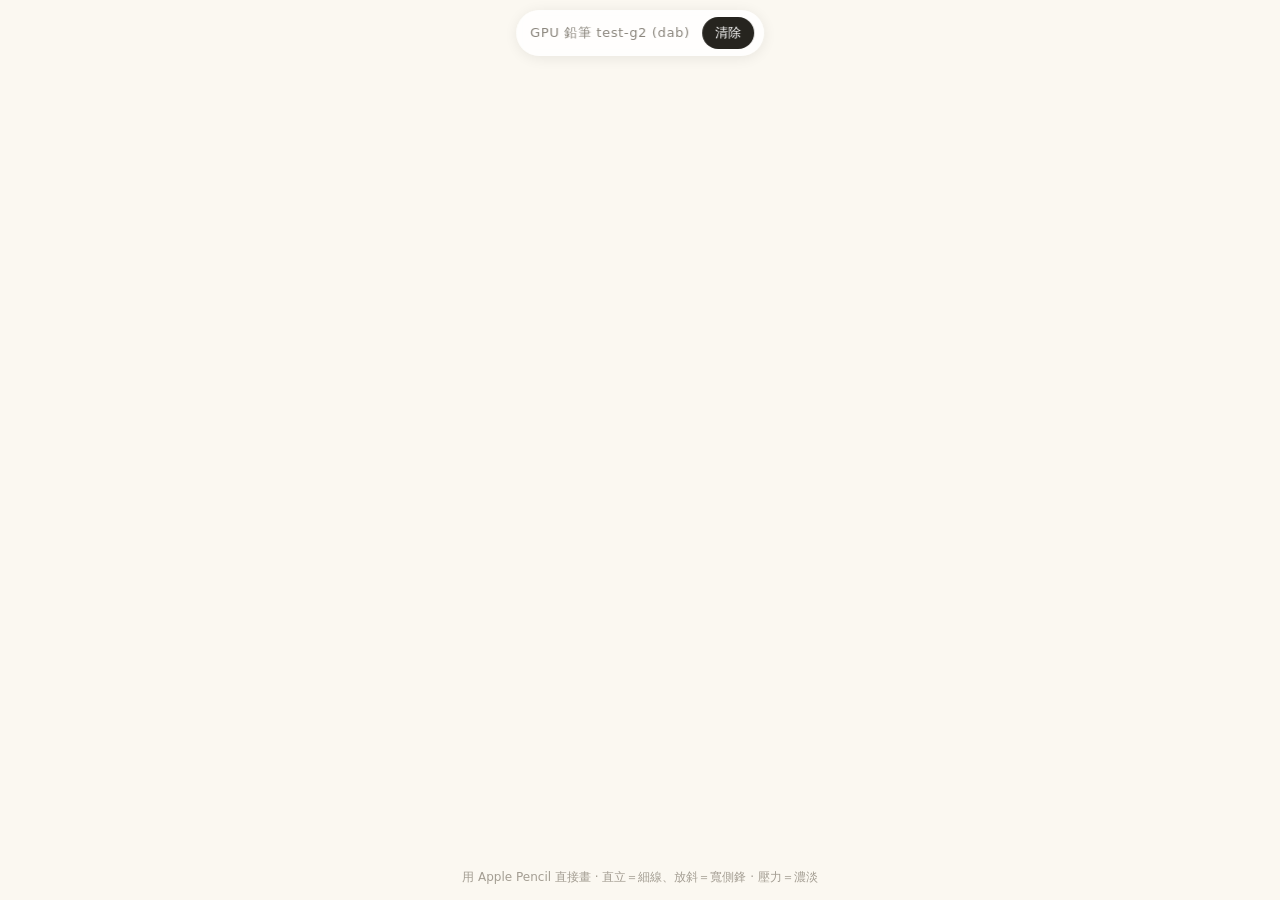
<file: test-pencil.html>
<!doctype html>
<html lang="zh-Hant">
<head>
<meta charset="utf-8">
<meta name="viewport" content="width=device-width,initial-scale=1,maximum-scale=1,user-scalable=no,viewport-fit=cover">
<meta name="apple-mobile-web-app-capable" content="yes">
<title>Atelier — GPU 鉛筆測試</title>
<style>
  html,body{margin:0;height:100%;overflow:hidden;background:#FBF8F1;
    font-family:-apple-system,system-ui,sans-serif;touch-action:none;-webkit-user-select:none;user-select:none}
  #c{position:fixed;inset:0;width:100%;height:100%;display:block;touch-action:none}
  .bar{position:fixed;top:calc(env(safe-area-inset-top) + 10px);left:50%;transform:translateX(-50%);
    display:flex;gap:8px;align-items:center;background:rgba(255,255,255,.82);backdrop-filter:blur(8px);
    border-radius:999px;padding:7px 10px;box-shadow:0 2px 14px rgba(0,0,0,.08);z-index:10;font-size:13px}
  .bar button{border:0;background:#26241F;color:#fff;border-radius:999px;padding:7px 13px;font-size:13px}
  .bar .v{color:#8a857c;letter-spacing:.05em;padding:0 4px}
  .hint{position:fixed;bottom:calc(env(safe-area-inset-bottom) + 14px);left:50%;transform:translateX(-50%);
    color:#a39d92;font-size:12px;z-index:10;text-align:center}
</style>
</head>
<body>
<canvas id="c"></canvas>
<div class="bar">
  <span class="v">GPU 鉛筆 test-g2 (dab)</span>
  <button id="clear">清除</button>
</div>
<div class="hint">用 Apple Pencil 直接畫 · 直立＝細線、放斜＝寬側鋒 · 壓力＝濃淡</div>
<script>
const cv=document.getElementById('c');
const DPR=Math.min(devicePixelRatio||1,2.5);
const gl=cv.getContext('webgl2',{alpha:false,antialias:true,preserveDrawingBuffer:true});
let W=0,H=0;
const INK=[0.17,0.16,0.14], SCALE=1.35;

/* ── dab shader（圓點蓋章，逐像素程序化石墨紙紋）── */
const VS=`#version 300 es
in vec2 aCorner;        // 單位四邊形 -1..1（每頂點）
in vec2 aCenter;        // dab 中心（doc px，每實例）
in float aRad, aInk, aTilt;
uniform vec2 uRes;
out vec2 vLocal; out vec2 vWorld; out float vInk; out float vTilt;
void main(){
  vLocal=aCorner; vInk=aInk; vTilt=aTilt;
  vec2 pos=aCenter+aCorner*aRad; vWorld=pos;
  vec2 c=(pos/uRes)*2.0-1.0; c.y=-c.y; gl_Position=vec4(c,0.,1.);
}`;
const FS=`#version 300 es
precision highp float;
in vec2 vLocal; in vec2 vWorld; in float vInk; in float vTilt;
uniform vec3 uColor; uniform float uScale;
out vec4 frag;
float hash(vec2 p){ p=fract(p*vec2(127.31,311.7)); p+=dot(p,p+34.21); return fract(p.x*p.y); }
float vn(vec2 x){ vec2 i=floor(x),f=fract(x);
  float a=hash(i),b=hash(i+vec2(1,0)),c=hash(i+vec2(0,1)),d=hash(i+vec2(1,1));
  vec2 u=f*f*(3.-2.*f); return mix(mix(a,b,u.x),mix(c,d,u.x),u.y); }
float fbm(vec2 p){ float s=0.,a=.5,n=0.; for(int i=0;i<5;i++){ s+=a*vn(p); n+=a; p*=2.07; a*=.5;} return s/n; }
float tooth(vec2 w){ vec2 p=w*uScale; float ca=0.866,sa=0.5; p=mat2(ca,-sa,sa,ca)*p; p.x*=0.85;
  float v=fbm(p); v=0.5+(v-0.5)*1.15; return clamp(v,0.,1.); }
void main(){
  float r=length(vLocal);
  if(r>1.0) discard;
  // 圓點徑向衰減：直立較硬（細線俐落），傾斜較柔（側鋒粉感）
  float soft=mix(0.34,0.96,clamp(vTilt,0.,1.));
  float fall=1.0-smoothstep(1.0-soft,1.0,r);
  // 沾峰填谷
  float t=tooth(vWorld);
  float fill=clamp(vInk,0.,1.);
  // 密度沉積：色調由壓力決定（平滑）；紙齒振幅隨密度衰減（深處填滿、淺處顯細齒）
  float density=pow(fill,0.82);
  float amp=(1.0-density)*0.78;
  float toothMod=1.0-amp*(1.0-t);
  float cov=density*toothMod;
  float a=clamp(cov*fall,0.,1.);
  if(a<=0.003) discard;
  frag=vec4(uColor,a);
}`;
/* blit shader */
const BVS=`#version 300 es
in vec2 p; out vec2 uv; void main(){ uv=p*0.5+0.5; gl_Position=vec4(p,0.,1.); }`;
const BFS=`#version 300 es
precision highp float; in vec2 uv; uniform sampler2D tex; uniform float uAlpha; out vec4 o;
void main(){ vec4 c=texture(tex,uv); o=vec4(c.rgb, c.a*uAlpha); }`;
function sh(t,s){const o=gl.createShader(t);gl.shaderSource(o,s);gl.compileShader(o);
  if(!gl.getShaderParameter(o,gl.COMPILE_STATUS))console.warn(gl.getShaderInfoLog(o));return o;}
function prog(vs,fs){const p=gl.createProgram();gl.attachShader(p,sh(gl.VERTEX_SHADER,vs));gl.attachShader(p,sh(gl.FRAGMENT_SHADER,fs));gl.linkProgram(p);
  if(!gl.getProgramParameter(p,gl.LINK_STATUS))console.warn(gl.getProgramInfoLog(p));return p;}
const P=prog(VS,FS), BP=prog(BVS,BFS);
const aCorner=gl.getAttribLocation(P,'aCorner'),aCenter=gl.getAttribLocation(P,'aCenter'),
      aRad=gl.getAttribLocation(P,'aRad'),aInk=gl.getAttribLocation(P,'aInk'),aTilt=gl.getAttribLocation(P,'aTilt');
const uRes=gl.getUniformLocation(P,'uRes'),uColor=gl.getUniformLocation(P,'uColor'),uScale=gl.getUniformLocation(P,'uScale');
// 單位四邊形
const quad=gl.createBuffer(); gl.bindBuffer(gl.ARRAY_BUFFER,quad);
gl.bufferData(gl.ARRAY_BUFFER,new Float32Array([-1,-1, 1,-1, -1,1, 1,1]),gl.STATIC_DRAW);
// 實例資料 buffer
const bInst=gl.createBuffer();
// blit quad
const bQuad=gl.createBuffer(); gl.bindBuffer(gl.ARRAY_BUFFER,bQuad);
gl.bufferData(gl.ARRAY_BUFFER,new Float32Array([-1,-1,1,-1,-1,1,1,1]),gl.STATIC_DRAW);
const bpLoc=gl.getAttribLocation(BP,'p'), uTex=gl.getUniformLocation(BP,'tex'), uAlpha=gl.getUniformLocation(BP,'uAlpha');

/* 兩個 FBO：committed（已完成筆畫）、strokeBuf（當前筆，MAX 累積） */
let fbo=null,fboTex=null, sbo=null,sboTex=null;
function mkFBO(){ const tex=gl.createTexture(); gl.bindTexture(gl.TEXTURE_2D,tex);
  gl.texImage2D(gl.TEXTURE_2D,0,gl.RGBA,W,H,0,gl.RGBA,gl.UNSIGNED_BYTE,null);
  gl.texParameteri(gl.TEXTURE_2D,gl.TEXTURE_MIN_FILTER,gl.LINEAR); gl.texParameteri(gl.TEXTURE_2D,gl.TEXTURE_MAG_FILTER,gl.LINEAR);
  gl.texParameteri(gl.TEXTURE_2D,gl.TEXTURE_WRAP_S,gl.CLAMP_TO_EDGE); gl.texParameteri(gl.TEXTURE_2D,gl.TEXTURE_WRAP_T,gl.CLAMP_TO_EDGE);
  const f=gl.createFramebuffer(); gl.bindFramebuffer(gl.FRAMEBUFFER,f);
  gl.framebufferTexture2D(gl.FRAMEBUFFER,gl.COLOR_ATTACHMENT0,gl.TEXTURE_2D,tex,0);
  gl.clearColor(0,0,0,0); gl.clear(gl.COLOR_BUFFER_BIT); gl.bindFramebuffer(gl.FRAMEBUFFER,null);
  return {f,tex}; }
function buildFBOs(){ if(fboTex)gl.deleteTexture(fboTex); if(fbo)gl.deleteFramebuffer(fbo);
  if(sboTex)gl.deleteTexture(sboTex); if(sbo)gl.deleteFramebuffer(sbo);
  let a=mkFBO(); fbo=a.f; fboTex=a.tex; let b=mkFBO(); sbo=b.f; sboTex=b.tex; }
function resize(){ W=Math.round(innerWidth*DPR); H=Math.round(innerHeight*DPR); cv.width=W; cv.height=H; buildFBOs(); redraw(); }

/* 由筆畫點重採樣成 dab 實例（中心、半徑、ink、tilt） */
function buildDabs(pts){
  if(pts.length<1) return new Float32Array(0);
  const inst=[]; // center.x,center.y,rad,ink,tilt
  function push(x,y,r,ink,tilt){ inst.push(x,y,r,ink,tilt); }
  if(pts.length===1){ const p=pts[0]; push(p.x,p.y,p.hw,p.ink,p.tilt); }
  let carry=0;
  for(let i=1;i<pts.length;i++){
    const a=pts[i-1], b=pts[i];
    let dx=b.x-a.x, dy=b.y-a.y; const seg=Math.hypot(dx,dy); if(seg<1e-4) continue;
    const ux=dx/seg, uy=dy/seg;
    let d=carry;
    while(d<=seg){
      const t=d/seg;
      const r=a.hw+(b.hw-a.hw)*t, ink=a.ink+(b.ink-a.ink)*t, tilt=a.tilt+(b.tilt-a.tilt)*t;
      push(a.x+ux*d, a.y+uy*d, r, ink, tilt);
      const sp=Math.max(0.8, r*0.30);   // 間距＝半徑的 0.30，確保密集連續
      d+=sp;
    }
    carry=d-seg;
  }
  return new Float32Array(inst);
}
function drawDabs(instData, targetFBO){
  const nDab=instData.length/5; if(nDab<1) return;
  gl.bindFramebuffer(gl.FRAMEBUFFER, targetFBO); gl.viewport(0,0,W,H);
  gl.useProgram(P); gl.uniform2f(uRes,W,H); gl.uniform3f(uColor,INK[0],INK[1],INK[2]); gl.uniform1f(uScale,SCALE);
  gl.bindBuffer(gl.ARRAY_BUFFER,quad); gl.enableVertexAttribArray(aCorner);
  gl.vertexAttribPointer(aCorner,2,gl.FLOAT,false,0,0); gl.vertexAttribDivisor(aCorner,0);
  gl.bindBuffer(gl.ARRAY_BUFFER,bInst); gl.bufferData(gl.ARRAY_BUFFER,instData,gl.DYNAMIC_DRAW);
  const st=20; // 5 floats
  gl.enableVertexAttribArray(aCenter); gl.vertexAttribPointer(aCenter,2,gl.FLOAT,false,st,0); gl.vertexAttribDivisor(aCenter,1);
  gl.enableVertexAttribArray(aRad); gl.vertexAttribPointer(aRad,1,gl.FLOAT,false,st,8); gl.vertexAttribDivisor(aRad,1);
  gl.enableVertexAttribArray(aInk); gl.vertexAttribPointer(aInk,1,gl.FLOAT,false,st,12); gl.vertexAttribDivisor(aInk,1);
  gl.enableVertexAttribArray(aTilt); gl.vertexAttribPointer(aTilt,1,gl.FLOAT,false,st,16); gl.vertexAttribDivisor(aTilt,1);
  gl.drawArraysInstanced(gl.TRIANGLE_STRIP,0,4,nDab);
  gl.vertexAttribDivisor(aCorner,0); // reset
}
function blit(tex,alpha){ gl.useProgram(BP); gl.activeTexture(gl.TEXTURE0); gl.bindTexture(gl.TEXTURE_2D,tex);
  gl.uniform1i(uTex,0); gl.uniform1f(uAlpha,alpha);
  gl.bindBuffer(gl.ARRAY_BUFFER,bQuad); gl.enableVertexAttribArray(bpLoc); gl.vertexAttribPointer(bpLoc,2,gl.FLOAT,false,0,0);
  gl.drawArrays(gl.TRIANGLE_STRIP,0,4); }

function redraw(){
  // 1) 當前筆 → strokeBuf（MAX，避免重疊變黑）
  gl.bindFramebuffer(gl.FRAMEBUFFER,sbo); gl.viewport(0,0,W,H); gl.clearColor(0,0,0,0); gl.clear(gl.COLOR_BUFFER_BIT);
  if(cur && cur.length>=1){ gl.enable(gl.BLEND); gl.blendEquation(gl.MAX); drawDabs(buildDabs(cur), sbo); gl.blendEquation(gl.FUNC_ADD); }
  // 2) 畫面：紙底 + committed + strokeBuf
  gl.bindFramebuffer(gl.FRAMEBUFFER,null); gl.viewport(0,0,W,H);
  gl.clearColor(0.984,0.972,0.945,1); gl.clear(gl.COLOR_BUFFER_BIT);
  gl.enable(gl.BLEND); gl.blendEquation(gl.FUNC_ADD); gl.blendFunc(gl.SRC_ALPHA,gl.ONE_MINUS_SRC_ALPHA);
  blit(fboTex,1.0); blit(sboTex,1.0);
}
function commitStroke(){
  if(!cur||cur.length<1) return;
  // 當前筆先畫進乾淨的 strokeBuf（MAX），再以 SRC_ALPHA 疊進 committed
  gl.bindFramebuffer(gl.FRAMEBUFFER,sbo); gl.viewport(0,0,W,H); gl.clearColor(0,0,0,0); gl.clear(gl.COLOR_BUFFER_BIT);
  gl.enable(gl.BLEND); gl.blendEquation(gl.MAX); drawDabs(buildDabs(cur), sbo); gl.blendEquation(gl.FUNC_ADD);
  gl.bindFramebuffer(gl.FRAMEBUFFER,fbo); gl.viewport(0,0,W,H);
  gl.blendFunc(gl.SRC_ALPHA,gl.ONE_MINUS_SRC_ALPHA); blit(sboTex,1.0);
  gl.bindFramebuffer(gl.FRAMEBUFFER,null);
}

/* ── 互動 ── */
let cur=null, sx=0, sy=0;
function widthInk(p,tilt){ const tiltW=1+tilt*tilt*13, presW=.55+.45*p;
  const hw=Math.max(0.9, 7*presW*tiltW)*DPR; const ink=Math.min(1,0.3+0.7*p); return {hw,ink,tilt}; }
function pos(e){ return {x:e.clientX*DPR, y:e.clientY*DPR}; }
function pressure(e){ let p=e.pressure; if(p===0||p==null)p=0.5; return Math.max(0.02,Math.min(1,p)); }
function tilt(e){ return Math.max(0,Math.min(1,Math.hypot(e.tiltX||0,e.tiltY||0)/90)); }
function down(e){ if(e.pointerType==='touch')return; e.preventDefault();
  const q=pos(e); sx=q.x; sy=q.y; const wi=widthInk(pressure(e),tilt(e));
  cur=[{x:q.x,y:q.y,hw:wi.hw,ink:wi.ink,tilt:wi.tilt}]; redraw(); }
function move(e){ if(!cur||e.pointerType==='touch')return; e.preventDefault();
  const evs=e.getCoalescedEvents?e.getCoalescedEvents():[e];
  for(const ev of evs){ const q=pos(ev); sx+=(q.x-sx)*.5; sy+=(q.y-sy)*.5;
    const last=cur[cur.length-1], dx=sx-last.x, dy=sy-last.y;
    if(dx*dx+dy*dy>=(1.0*DPR)*(1.0*DPR)){ const wi=widthInk(pressure(ev),tilt(ev)); cur.push({x:sx,y:sy,hw:wi.hw,ink:wi.ink,tilt:wi.tilt}); } }
  redraw(); }
function up(e){ if(!cur)return; e.preventDefault(); commitStroke(); cur=null; redraw(); }
cv.addEventListener('pointerdown',down,{passive:false});
cv.addEventListener('pointermove',move,{passive:false});
cv.addEventListener('pointerup',up,{passive:false});
cv.addEventListener('pointercancel',up,{passive:false});
document.getElementById('clear').addEventListener('click',()=>{ buildFBOs(); redraw(); });
addEventListener('resize',resize);
resize();
</script>
</body>
</html>
</file>
